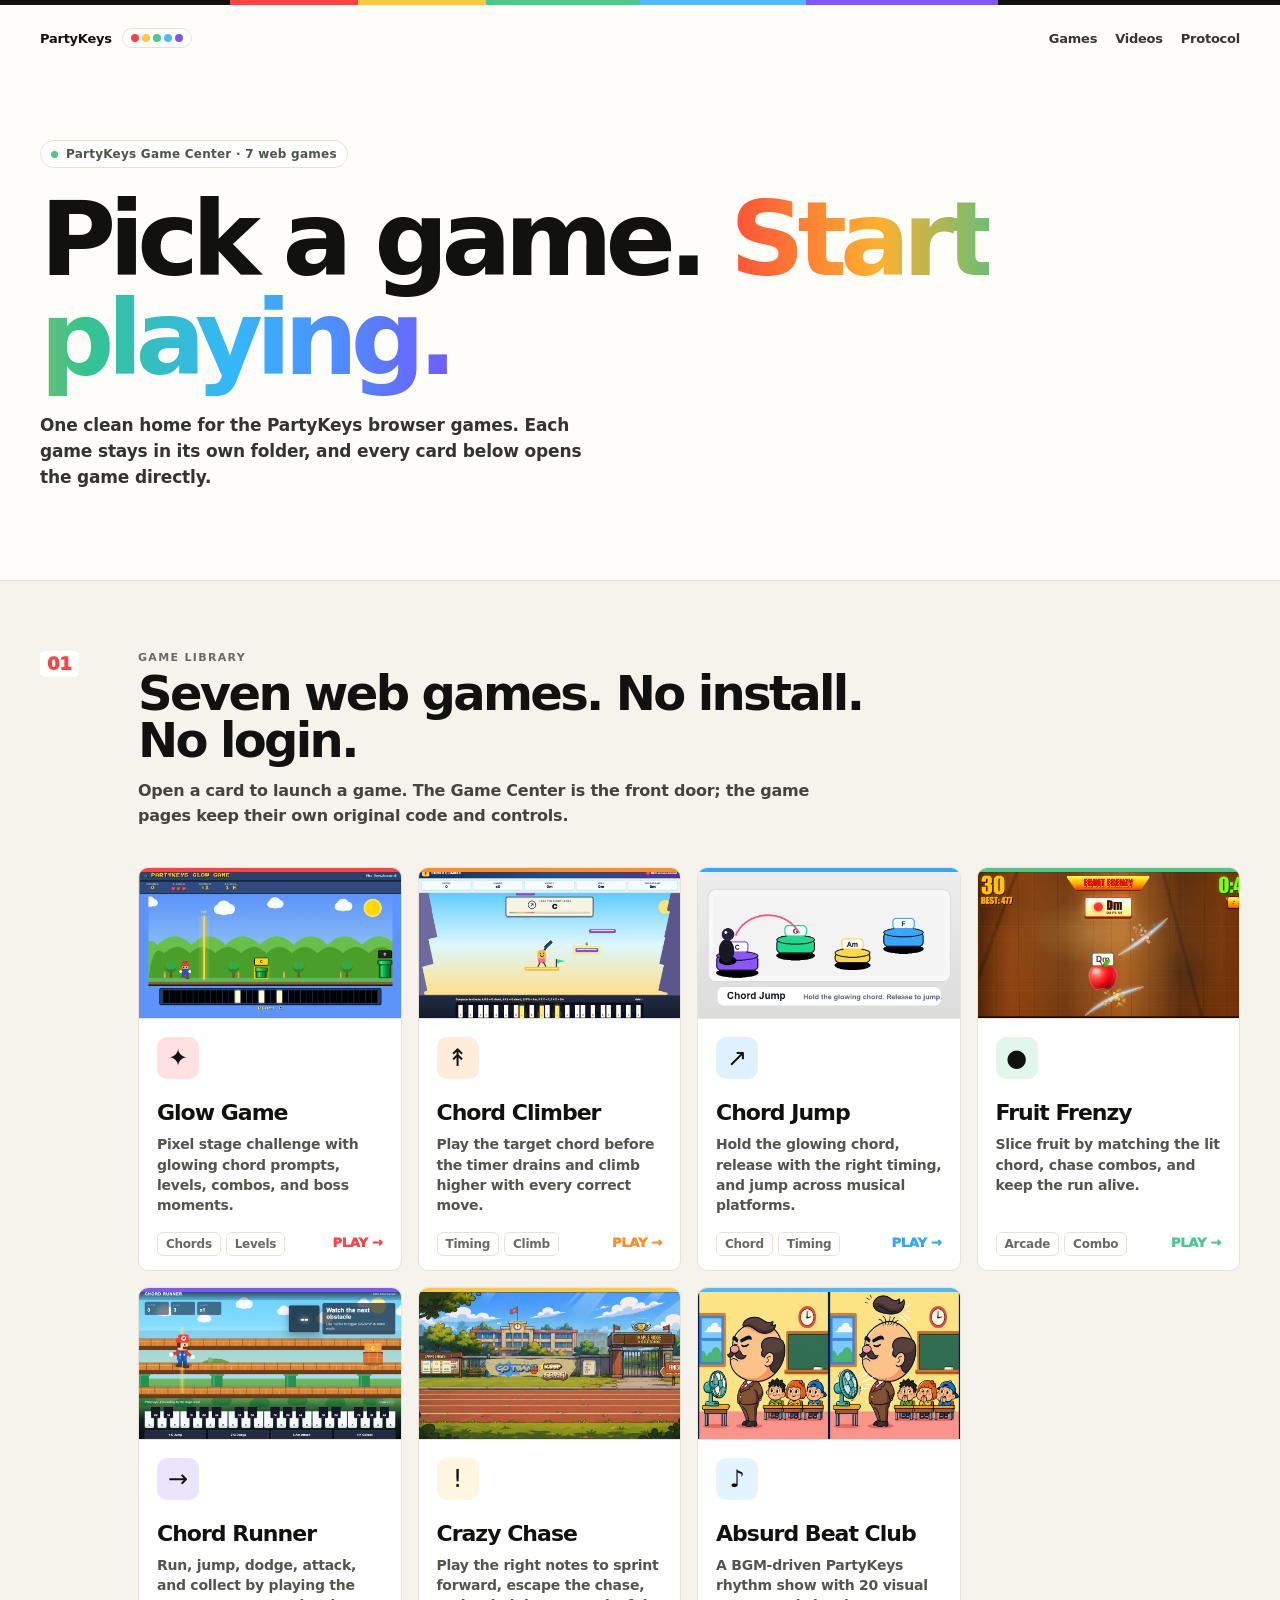
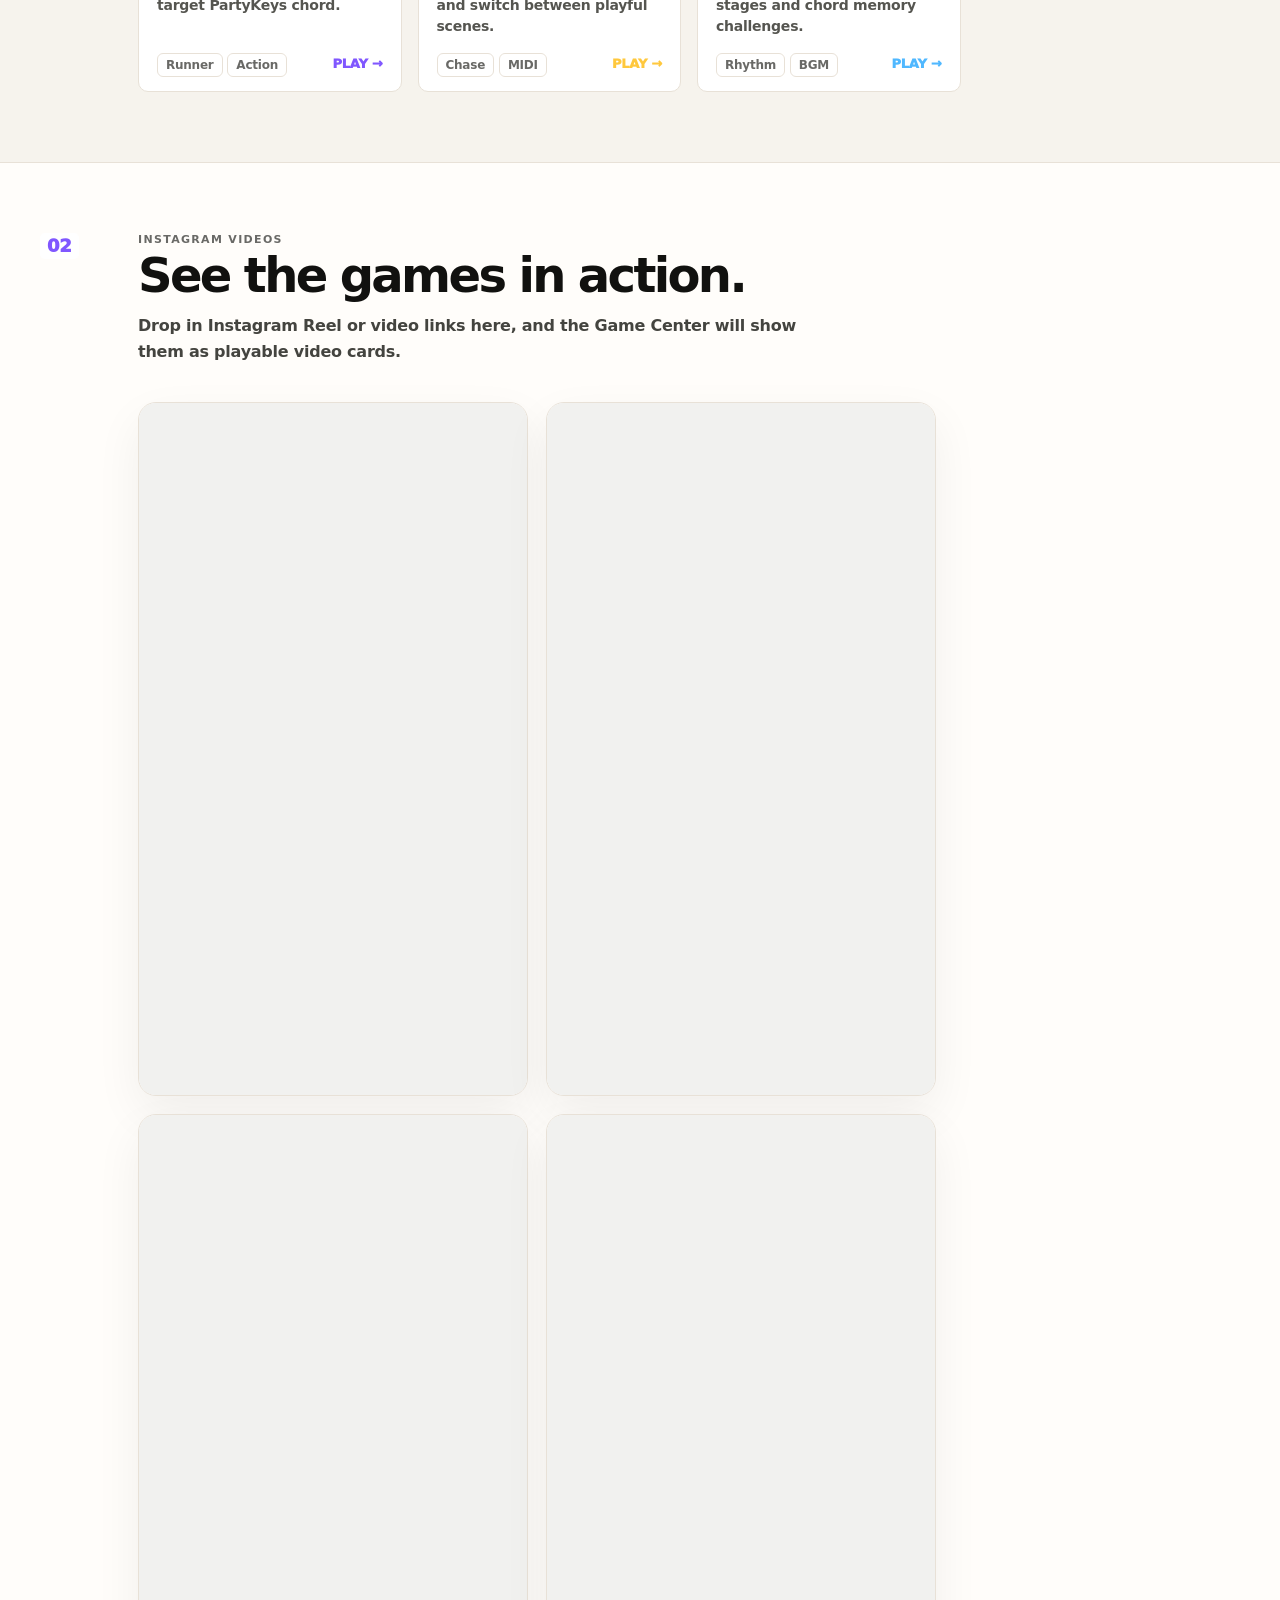
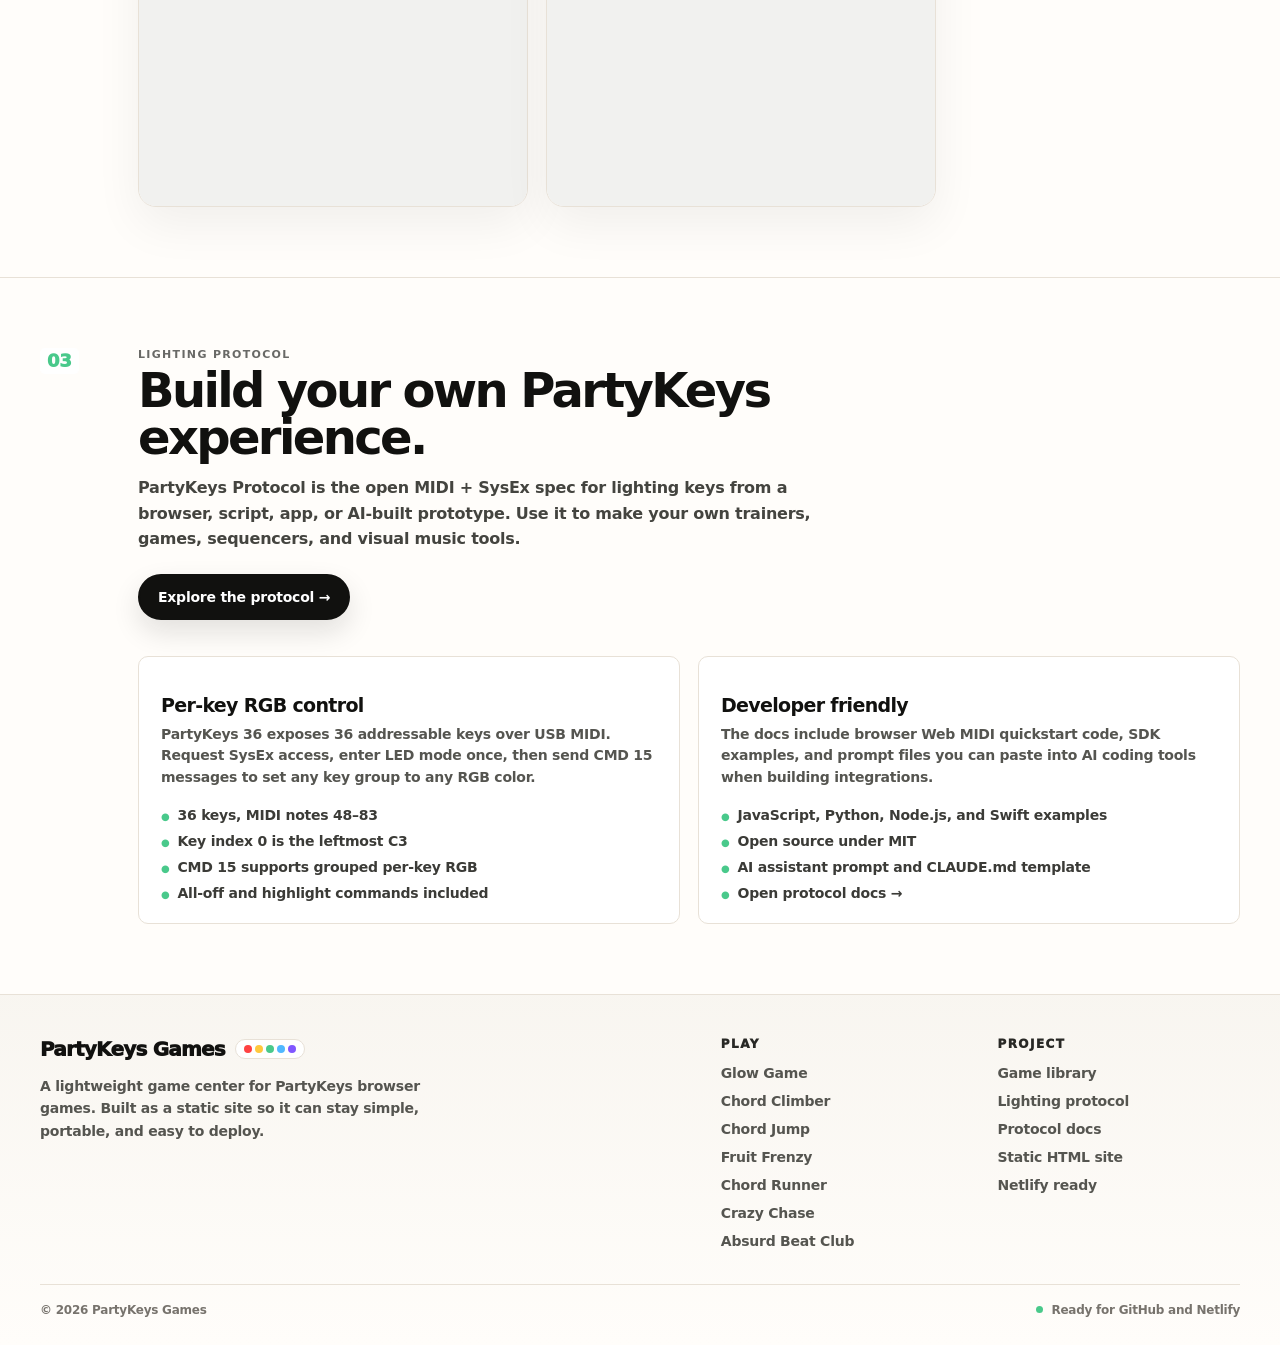
<file: partykeys-games/index.html>
<!doctype html>
<html lang="en">
  <head>
    <meta charset="UTF-8" />
    <meta name="viewport" content="width=device-width, initial-scale=1.0" />
    <title>PartyKeys Games</title>
    <style>
      :root {
        --ink: #11110f;
        --muted: #696966;
        --paper: #fffdfa;
        --soft: #f6f3ed;
        --line: #e8e1d7;
        --red: #ff4242;
        --yellow: #ffc83d;
        --green: #49c98b;
        --blue: #50b8ff;
        --violet: #8057ff;
        --orange: #ff8c24;
      }

      * {
        box-sizing: border-box;
      }

      html {
        scroll-behavior: smooth;
      }

      body {
        margin: 0;
        color: var(--ink);
        background: var(--paper);
        font-family: Inter, ui-sans-serif, system-ui, -apple-system, BlinkMacSystemFont, "Segoe UI", sans-serif;
        letter-spacing: -0.015em;
      }

      body::before {
        content: "";
        position: fixed;
        inset: 0 0 auto;
        z-index: 5;
        height: 5px;
        background: linear-gradient(90deg, #111 0 18%, var(--red) 18% 28%, var(--yellow) 28% 38%, var(--green) 38% 50%, var(--blue) 50% 63%, var(--violet) 63% 78%, #111 78% 100%);
      }

      a {
        color: inherit;
        text-decoration: none;
      }

      .wrap {
        width: min(1440px, calc(100% - 80px));
        margin: 0 auto;
      }

      .topbar {
        display: flex;
        align-items: center;
        justify-content: space-between;
        gap: 20px;
        padding: 28px 0 22px;
        font-size: 13px;
      }

      .brand {
        display: flex;
        align-items: center;
        gap: 10px;
        font-weight: 850;
      }

      .brand-mark {
        display: inline-flex;
        align-items: center;
        gap: 3px;
        padding: 5px 8px;
        border: 1px solid var(--line);
        border-radius: 999px;
        background: #fff;
      }

      .brand-dot {
        width: 8px;
        height: 8px;
        border-radius: 999px;
      }

      .nav {
        display: flex;
        align-items: center;
        gap: 18px;
        color: #363633;
        font-weight: 700;
      }

      .hero {
        padding: 70px 0 72px;
      }

      .eyebrow {
        display: inline-flex;
        align-items: center;
        gap: 8px;
        padding: 6px 10px;
        border: 1px solid var(--line);
        border-radius: 999px;
        background: #fff;
        color: #4c554a;
        font-size: 12px;
        font-weight: 850;
        letter-spacing: 0.02em;
      }

      .eyebrow::before {
        content: "";
        width: 7px;
        height: 7px;
        border-radius: 999px;
        background: var(--green);
      }

      h1 {
        margin: 22px 0 0;
        max-width: none;
        font-size: clamp(54px, 9vw, 104px);
        line-height: 0.95;
        letter-spacing: -0.07em;
      }

      .gradient-line {
        display: inline;
        background: linear-gradient(90deg, #ff5038 0%, #ffb02e 22%, #34c48c 45%, #35b7ff 68%, #6f5cff 100%);
        -webkit-background-clip: text;
        background-clip: text;
        color: transparent;
      }

      .hero-copy {
        width: min(560px, 100%);
        margin-top: 24px;
        color: #33332f;
        font-size: 17px;
        line-height: 1.55;
        font-weight: 600;
        letter-spacing: -0.01em;
      }

      .section {
        border-top: 1px solid var(--line);
        background: var(--section-bg, var(--paper));
      }

      .section-inner {
        display: grid;
        grid-template-columns: 74px 1fr;
        gap: 24px;
        padding: 70px 0;
      }

      .num {
        align-self: start;
        justify-self: start;
        padding: 4px 7px;
        border-radius: 5px;
        background: #fff;
        color: var(--num-color, var(--red));
        font-size: 18px;
        font-weight: 950;
        line-height: 1;
      }

      .section-kicker {
        color: var(--muted);
        font-size: 11px;
        font-weight: 900;
        letter-spacing: 0.12em;
        text-transform: uppercase;
      }

      h2 {
        margin: 6px 0 0;
        max-width: 760px;
        font-size: clamp(30px, 5vw, 48px);
        line-height: 0.98;
        letter-spacing: -0.055em;
      }

      .lead {
        max-width: 700px;
        margin: 14px 0 0;
        color: #44443f;
        font-size: 16px;
        line-height: 1.6;
        font-weight: 600;
      }

      .game-card,
      .note-card {
        border: 1px solid var(--line);
        border-radius: 10px;
        background: #fff;
      }

      .note-card h3 {
        margin: 16px 0 8px;
        font-size: 19px;
        line-height: 1.1;
        letter-spacing: -0.035em;
      }

      .note-card p {
        margin: 0;
        color: #555550;
        font-size: 14px;
        line-height: 1.55;
        font-weight: 600;
      }

      .game-grid {
        display: grid;
        grid-template-columns: repeat(auto-fit, minmax(240px, 1fr));
        gap: 16px;
        margin-top: 38px;
      }

      .game-card {
        position: relative;
        min-height: 355px;
        display: flex;
        flex-direction: column;
        overflow: hidden;
      }

      .game-card::before {
        content: "";
        height: 4px;
        background: var(--accent);
      }

      .game-thumb {
        position: relative;
        aspect-ratio: 16 / 9;
        overflow: hidden;
        border-bottom: 1px solid var(--line);
        background: color-mix(in srgb, var(--accent) 10%, #fff);
      }

      .thumb-fallback {
        position: absolute;
        inset: 0;
        display: grid;
        place-items: center;
        padding: 18px;
        color: color-mix(in srgb, var(--accent) 72%, #111);
        font-size: 20px;
        font-weight: 900;
        text-align: center;
        background:
          radial-gradient(circle at 22% 18%, color-mix(in srgb, var(--accent) 18%, transparent), transparent 34%),
          linear-gradient(135deg, color-mix(in srgb, var(--accent) 14%, #fff), #fff);
      }

      .game-thumb img {
        position: relative;
        z-index: 1;
        display: block;
        width: 100%;
        height: 100%;
        object-fit: cover;
        transition: transform 180ms ease;
      }

      .game-card:hover .game-thumb img {
        transform: scale(1.035);
      }

      .game-body {
        display: flex;
        flex: 1;
        flex-direction: column;
        padding: 18px;
      }

      .game-icon {
        width: 42px;
        height: 42px;
        display: grid;
        place-items: center;
        margin-bottom: 22px;
        border-radius: 10px;
        background: color-mix(in srgb, var(--accent) 16%, white);
        font-size: 24px;
      }

      .game-card h3 {
        margin: 0;
        font-size: 22px;
        line-height: 1.06;
        letter-spacing: -0.045em;
      }

      .game-card p {
        margin: 10px 0 18px;
        color: #555550;
        font-size: 14px;
        line-height: 1.45;
        font-weight: 600;
      }

      .game-footer {
        display: flex;
        align-items: center;
        justify-content: space-between;
        gap: 10px;
        margin-top: auto;
      }

      .tag {
        padding: 4px 8px;
        border: 1px solid var(--line);
        border-radius: 6px;
        color: #696966;
        font-size: 12px;
        font-weight: 800;
      }

      .play {
        color: var(--accent);
        font-size: 13px;
        font-weight: 950;
        text-transform: uppercase;
      }

      .video-section-head {
        display: grid;
        gap: 18px;
      }

      .video-section-head h2 {
        max-width: 980px;
      }

      .video-grid {
        display: grid;
        grid-template-columns: repeat(2, minmax(260px, 390px));
        gap: 18px;
        justify-content: start;
        margin-top: 38px;
      }

      .video-card {
        aspect-ratio: 9 / 16;
        overflow: hidden;
        border: 1px solid var(--line);
        border-radius: 18px;
        background: #fff;
        box-shadow: 0 18px 48px rgba(17, 17, 15, 0.06);
      }

      .video-card iframe,
      .video-card video {
        display: block;
        width: 100%;
        height: 100%;
        border: 0;
        background: #f1f1ef;
      }

      .video-card video {
        object-fit: cover;
      }

      .video-empty {
        margin-top: 38px;
        padding: 34px;
        border: 1px dashed #d6ccbd;
        border-radius: 18px;
        background:
          radial-gradient(circle at 18% 20%, rgba(128, 87, 255, 0.08), transparent 28%),
          radial-gradient(circle at 78% 30%, rgba(80, 184, 255, 0.12), transparent 26%),
          #fff;
      }

      .video-empty strong {
        display: block;
        font-size: 22px;
        letter-spacing: -0.04em;
      }

      .video-empty p {
        max-width: 620px;
        margin: 10px 0 0;
        color: #555550;
        font-size: 15px;
        line-height: 1.55;
        font-weight: 600;
      }

      .cta-row {
        display: flex;
        flex-wrap: wrap;
        gap: 12px;
        margin-top: 22px;
      }

      .cta-button {
        display: inline-flex;
        align-items: center;
        justify-content: center;
        min-height: 46px;
        padding: 0 18px;
        border: 2px solid var(--ink);
        border-radius: 999px;
        background: var(--ink);
        color: #fff;
        font-size: 14px;
        font-weight: 900;
        box-shadow: 0 12px 28px rgba(17, 17, 15, 0.12);
      }

      .cta-button:hover {
        transform: translateY(-1px);
      }

      .connect-grid {
        display: grid;
        grid-template-columns: repeat(2, minmax(0, 1fr));
        gap: 18px;
        margin-top: 36px;
      }

      .note-card {
        padding: 22px;
      }

      .check-list {
        display: grid;
        gap: 10px;
        margin: 18px 0 0;
        padding: 0;
        list-style: none;
        color: #3b3b37;
        font-size: 14px;
        font-weight: 650;
      }

      .check-list li::before {
        content: "●";
        margin-right: 8px;
        color: var(--green);
        font-size: 10px;
      }

      .footer {
        border-top: 1px solid var(--line);
        background:
          linear-gradient(180deg, rgba(246, 243, 237, 0.75), #fffdfa),
          var(--paper);
      }

      .footer-inner {
        display: grid;
        grid-template-columns: minmax(0, 1.2fr) repeat(2, minmax(150px, 0.45fr));
        gap: 34px;
        padding: 42px 0 34px;
      }

      .footer-brand {
        display: grid;
        gap: 14px;
        align-content: start;
      }

      .footer-title {
        display: flex;
        align-items: center;
        gap: 10px;
        font-size: 20px;
        font-weight: 950;
        letter-spacing: -0.04em;
      }

      .footer-copy {
        max-width: 420px;
        margin: 0;
        color: #555550;
        font-size: 14px;
        line-height: 1.6;
        font-weight: 600;
      }

      .footer-col h3 {
        margin: 0 0 12px;
        color: #282825;
        font-size: 12px;
        font-weight: 950;
        letter-spacing: 0.12em;
        text-transform: uppercase;
      }

      .footer-links {
        display: grid;
        gap: 9px;
        margin: 0;
        padding: 0;
        list-style: none;
      }

      .footer-links a,
      .footer-links span {
        color: #555550;
        font-size: 14px;
        font-weight: 700;
      }

      .footer-links a:hover {
        color: var(--ink);
      }

      .footer-bottom {
        display: flex;
        align-items: center;
        justify-content: space-between;
        gap: 18px;
        padding: 18px 0 28px;
        border-top: 1px solid var(--line);
        color: #77736d;
        font-size: 12px;
        font-weight: 750;
      }

      .footer-status {
        display: inline-flex;
        align-items: center;
        gap: 8px;
      }

      .footer-status::before {
        content: "";
        width: 7px;
        height: 7px;
        border-radius: 999px;
        background: var(--green);
      }

      @media (max-width: 900px) {
        .game-grid {
          grid-template-columns: repeat(2, minmax(0, 1fr));
        }

        .video-grid {
          grid-template-columns: repeat(2, minmax(220px, 1fr));
        }

        .connect-grid,
        .footer-inner {
          grid-template-columns: 1fr;
        }
      }

      @media (max-width: 640px) {
        .wrap {
          width: min(100% - 28px, 980px);
        }

        .topbar {
          align-items: flex-start;
          flex-direction: column;
          gap: 12px;
        }

        .nav {
          width: 100%;
          justify-content: space-between;
          gap: 10px;
          font-size: 12px;
        }

        .hero {
          padding: 48px 0 50px;
        }

        .section-inner {
          grid-template-columns: 1fr;
          gap: 16px;
          padding: 52px 0;
        }

        .game-grid {
          grid-template-columns: 1fr;
        }

        .video-section-head {
          align-items: flex-start;
          flex-direction: column;
        }

        .video-grid {
          grid-template-columns: minmax(0, 1fr);
          justify-content: stretch;
        }

        .video-card {
          width: min(100%, 390px);
        }

        .game-card {
          min-height: 0;
        }

        .footer-bottom {
          align-items: flex-start;
          flex-direction: column;
        }
      }
    </style>
  </head>
  <body>
    <header class="wrap topbar">
      <a class="brand" href="./" aria-label="PartyKeys Games home">
        <span>PartyKeys</span>
        <span class="brand-mark" aria-hidden="true">
          <span class="brand-dot" style="background: var(--red)"></span>
          <span class="brand-dot" style="background: var(--yellow)"></span>
          <span class="brand-dot" style="background: var(--green)"></span>
          <span class="brand-dot" style="background: var(--blue)"></span>
          <span class="brand-dot" style="background: var(--violet)"></span>
        </span>
      </a>
      <nav class="nav" aria-label="Main navigation">
        <a href="#games">Games</a>
        <a href="#videos">Videos</a>
        <a href="#protocol">Protocol</a>
      </nav>
    </header>

    <main>
      <section class="wrap hero">
        <div class="eyebrow">PartyKeys Game Center · 7 web games</div>
        <h1>
          Pick a game.
          <span class="gradient-line">Start playing.</span>
        </h1>
        <p class="hero-copy">
          One clean home for the PartyKeys browser games. Each game stays in its own folder, and every card below opens the game directly.
        </p>
      </section>

      <section class="section" id="games" style="--section-bg: var(--soft); --num-color: var(--red)">
        <div class="wrap section-inner">
          <div class="num">01</div>
          <div>
            <div class="section-kicker">Game library</div>
            <h2>Seven web games. No install. No login.</h2>
            <p class="lead">Open a card to launch a game. The Game Center is the front door; the game pages keep their own original code and controls.</p>
            <div class="game-grid" id="gameGrid" aria-label="PartyKeys games"></div>
          </div>
        </div>
      </section>

      <section class="section" id="videos" style="--num-color: var(--violet)">
        <div class="wrap section-inner">
          <div class="num">02</div>
          <div>
            <div class="video-section-head">
              <div>
                <div class="section-kicker">Instagram videos</div>
                <h2>See the games in action.</h2>
                <p class="lead">Drop in Instagram Reel or video links here, and the Game Center will show them as playable video cards.</p>
              </div>
            </div>
            <div class="video-grid" id="videoGrid" aria-label="PartyKeys Instagram videos"></div>
          </div>
        </div>
      </section>

      <section class="section" id="protocol" style="--num-color: var(--green)">
        <div class="wrap section-inner">
          <div class="num">03</div>
          <div>
            <div class="section-kicker">Lighting protocol</div>
            <h2>Build your own PartyKeys experience.</h2>
            <p class="lead">PartyKeys Protocol is the open MIDI + SysEx spec for lighting keys from a browser, script, app, or AI-built prototype. Use it to make your own trainers, games, sequencers, and visual music tools.</p>
            <div class="cta-row">
              <a class="cta-button" href="https://protocol.partykeys.org/" target="_blank" rel="noopener">Explore the protocol →</a>
            </div>
            <div class="connect-grid">
              <article class="note-card">
                <h3>Per-key RGB control</h3>
                <p>PartyKeys 36 exposes 36 addressable keys over USB MIDI. Request SysEx access, enter LED mode once, then send CMD 15 messages to set any key group to any RGB color.</p>
                <ul class="check-list">
                  <li>36 keys, MIDI notes 48–83</li>
                  <li>Key index 0 is the leftmost C3</li>
                  <li>CMD 15 supports grouped per-key RGB</li>
                  <li>All-off and highlight commands included</li>
                </ul>
              </article>
              <article class="note-card">
                <h3>Developer friendly</h3>
                <p>The docs include browser Web MIDI quickstart code, SDK examples, and prompt files you can paste into AI coding tools when building integrations.</p>
                <ul class="check-list">
                  <li>JavaScript, Python, Node.js, and Swift examples</li>
                  <li>Open source under MIT</li>
                  <li>AI assistant prompt and CLAUDE.md template</li>
                  <li><a href="https://protocol.partykeys.org/" target="_blank" rel="noopener">Open protocol docs →</a></li>
                </ul>
              </article>
            </div>
          </div>
        </div>
      </section>
    </main>

    <footer class="footer">
      <div class="wrap footer-inner">
        <div class="footer-brand">
          <div class="footer-title">
            <span>PartyKeys Games</span>
            <span class="brand-mark" aria-hidden="true">
              <span class="brand-dot" style="background: var(--red)"></span>
              <span class="brand-dot" style="background: var(--yellow)"></span>
              <span class="brand-dot" style="background: var(--green)"></span>
              <span class="brand-dot" style="background: var(--blue)"></span>
              <span class="brand-dot" style="background: var(--violet)"></span>
            </span>
          </div>
          <p class="footer-copy">A lightweight game center for PartyKeys browser games. Built as a static site so it can stay simple, portable, and easy to deploy.</p>
        </div>

        <div class="footer-col">
          <h3>Play</h3>
          <ul class="footer-links">
            <li><a href="./games/glow-game/">Glow Game</a></li>
            <li><a href="./games/chord-climber/">Chord Climber</a></li>
            <li><a href="./games/chord-jump/">Chord Jump</a></li>
            <li><a href="./games/fruit-frenzy/">Fruit Frenzy</a></li>
            <li><a href="./games/chord-runner/">Chord Runner</a></li>
            <li><a href="./games/crazy-chase/">Crazy Chase</a></li>
            <li><a href="./games/absurd-beat-club/">Absurd Beat Club</a></li>
          </ul>
        </div>

        <div class="footer-col">
          <h3>Project</h3>
          <ul class="footer-links">
            <li><a href="#games">Game library</a></li>
            <li><a href="#protocol">Lighting protocol</a></li>
            <li><a href="https://protocol.partykeys.org/" target="_blank" rel="noopener">Protocol docs</a></li>
            <li><span>Static HTML site</span></li>
            <li><span>Netlify ready</span></li>
          </ul>
        </div>
      </div>
      <div class="wrap footer-bottom">
        <span>© 2026 PartyKeys Games</span>
        <span class="footer-status">Ready for GitHub and Netlify</span>
      </div>
    </footer>

    <script>
      const games = [
        {
          title: "Glow Game",
          description: "Pixel stage challenge with glowing chord prompts, levels, combos, and boss moments.",
          url: "./games/glow-game/",
          thumb: "./assets/thumbs/glow-game.png",
          icon: "✦",
          accent: "#ff4242",
          tags: ["Chords", "Levels"]
        },
        {
          title: "Chord Climber",
          description: "Play the target chord before the timer drains and climb higher with every correct move.",
          url: "./games/chord-climber/",
          thumb: "./assets/thumbs/chord-climber.png",
          icon: "↟",
          accent: "#ff8c24",
          tags: ["Timing", "Climb"]
        },
        {
          title: "Chord Jump",
          description: "Hold the glowing chord, release with the right timing, and jump across musical platforms.",
          url: "./games/chord-jump/",
          thumb: "./assets/thumbs/chord-jump.png",
          icon: "↗",
          accent: "#35a7ff",
          tags: ["Chord", "Timing"]
        },
        {
          title: "Fruit Frenzy",
          description: "Slice fruit by matching the lit chord, chase combos, and keep the run alive.",
          url: "./games/fruit-frenzy/",
          thumb: "./assets/thumbs/fruit-frenzy.png",
          icon: "●",
          accent: "#49c98b",
          tags: ["Arcade", "Combo"]
        },
        {
          title: "Chord Runner",
          description: "Run, jump, dodge, attack, and collect by playing the target PartyKeys chord.",
          url: "./games/chord-runner/",
          thumb: "./assets/thumbs/chord-runner.png",
          icon: "→",
          accent: "#8057ff",
          tags: ["Runner", "Action"]
        },
        {
          title: "Crazy Chase",
          description: "Play the right notes to sprint forward, escape the chase, and switch between playful scenes.",
          url: "./games/crazy-chase/",
          thumb: "./assets/thumbs/crazy-chase.png",
          icon: "!",
          accent: "#ffc83d",
          tags: ["Chase", "MIDI"]
        },
        {
          title: "Absurd Beat Club",
          description: "A BGM-driven PartyKeys rhythm show with 20 visual stages and chord memory challenges.",
          url: "./games/absurd-beat-club/",
          thumb: "./assets/thumbs/absurd-beat-club.jpg",
          icon: "♪",
          accent: "#50b8ff",
          tags: ["Rhythm", "BGM"]
        }
      ];

      const gameGrid = document.getElementById("gameGrid");
      const videoGrid = document.getElementById("videoGrid");

      const videos = [
        { title: "PartyKeys Instagram Reel 01", url: "https://www.instagram.com/reel/DZfoWzqlTkw/" },
        { title: "PartyKeys Instagram Reel 02", url: "https://www.instagram.com/reel/DZp0yU3AUCl/" },
        { title: "PartyKeys Instagram Reel 03", url: "https://www.instagram.com/reel/DZX6WTQjSQ5/" },
        { title: "PartyKeys Instagram Reel 04", url: "https://www.instagram.com/reel/DZdC-zdiC5W/" },
      ];

      gameGrid.innerHTML = games.map((game) => `
        <a class="game-card" href="${game.url}" style="--accent:${game.accent}" aria-label="Play ${game.title}">
          <div class="game-thumb">
            <div class="thumb-fallback" aria-hidden="true">${game.title}</div>
            <img src="${game.thumb}" alt="${game.title} preview" loading="lazy" decoding="async" onerror="this.remove()">
          </div>
          <div class="game-body">
            <div class="game-icon" aria-hidden="true">${game.icon}</div>
            <h3>${game.title}</h3>
            <p>${game.description}</p>
            <div class="game-footer">
              <span>${game.tags.map((tag) => `<span class="tag">${tag}</span>`).join(" ")}</span>
              <span class="play">Play →</span>
            </div>
          </div>
        </a>
      `).join("");

      function renderVideo(video) {
        const isDirectVideo = video.type === "video" || /\.(mp4|webm|ogg)(\?.*)?$/i.test(video.url);

        if (isDirectVideo) {
          return `
            <article class="video-card">
              <video src="${video.url}" controls playsinline preload="metadata" aria-label="${video.title || "PartyKeys video"}"></video>
            </article>
          `;
        }

        return `
          <article class="video-card">
            <iframe
              src="${video.url.replace(/\/$/, "")}/embed"
              title="${video.title || "PartyKeys Instagram video"}"
              loading="lazy"
              allowfullscreen>
            </iframe>
          </article>
        `;
      }

      videoGrid.innerHTML = videos.length
        ? videos.map(renderVideo).join("")
        : `
          <div class="video-empty">
            <strong>Instagram video links are ready to add.</strong>
            <p>Send the Reel or post URLs, and they will appear here as playable cards with the same clean layout as the rest of the Game Center.</p>
          </div>
        `;

    </script>
  </body>
</html>
</file>
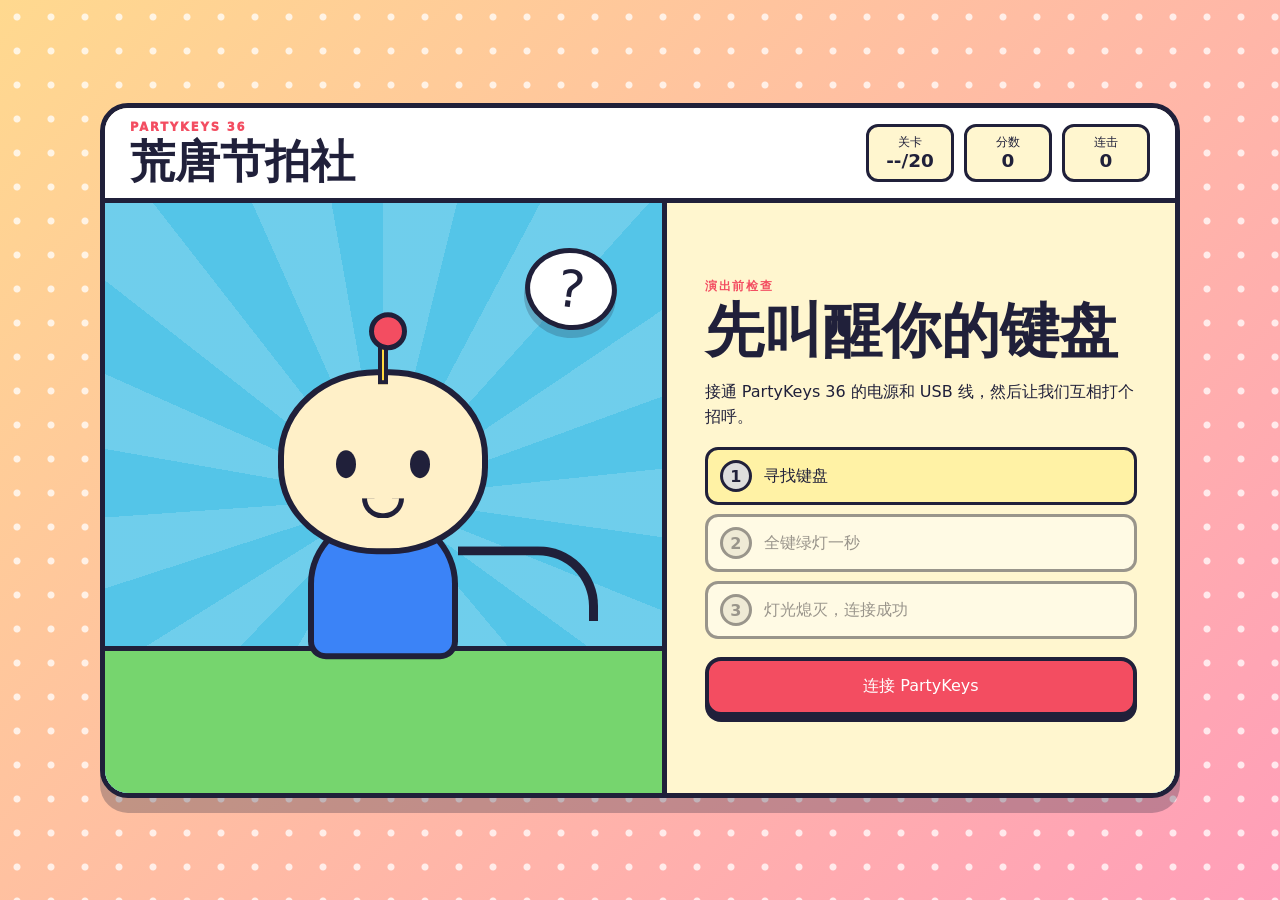
<file: partykeys-games/games/absurd-beat-club/index.html>
<!doctype html>
<html lang="zh-CN">
<head>
  <meta charset="UTF-8" />
  <meta name="viewport" content="width=device-width, initial-scale=1" />
  <title>荒唐节拍社</title>
  <link rel="stylesheet" href="./styles.css" />
</head>
<body>
  <main class="game">
    <header class="masthead">
      <div>
        <p class="kicker">PARTYKEYS 36</p>
        <h1>荒唐节拍社</h1>
      </div>
      <div class="hud">
        <span>关卡 <b id="levelNumber">--/20</b></span>
        <span>分数 <b id="score">0</b></span>
        <span>连击 <b id="combo">0</b></span>
      </div>
    </header>

    <section id="connectScreen" class="screen connect-screen">
      <div class="connect-art" aria-hidden="true">
        <div class="mascot">
          <i class="antenna"></i>
          <div class="mascot-face"><i></i><i></i><b></b></div>
          <div class="mascot-body"></div>
          <div class="cable"></div>
        </div>
        <div class="plug-bubble">?</div>
      </div>
      <div class="connect-copy">
        <p class="step-label">演出前检查</p>
        <h2>先叫醒你的键盘</h2>
        <p id="connectMessage">接通 PartyKeys 36 的电源和 USB 线，然后让我们互相打个招呼。</p>
        <div class="checklist">
          <div id="deviceStep" class="check-row active"><b>1</b><span>寻找键盘</span></div>
          <div id="lightStep" class="check-row"><b>2</b><span>全键绿灯一秒</span></div>
          <div id="successStep" class="check-row"><b>3</b><span>灯光熄灭，连接成功</span></div>
        </div>
        <button id="connectButton" class="big-button">连接 PartyKeys</button>
      </div>
    </section>

    <section id="readyScreen" class="screen ready-screen hidden">
      <div class="success-burst">
        <div class="success-face">✓</div>
      </div>
      <p class="step-label">连接成功</p>
      <h2>键盘醒啦！</h2>
      <p>绿灯测试完成，所有灯光已经熄灭。音乐开始后，每关先记住亮起的和弦。</p>
      <p id="startStatus" class="start-status">准备好了就开始。</p>
      <button id="gameStartButton" class="big-button green">开始游戏</button>
    </section>

    <section id="gameScreen" class="screen play-screen hidden">
      <div id="levelIntro" class="level-intro">
        <div class="intro-stamp">下一关</div>
        <h2 id="levelTitle">校长的假发危机</h2>
        <p>记住这个和弦</p>
        <strong id="chordName" class="chord-name">C</strong>
        <div id="countdown" class="countdown">准备</div>
      </div>

      <div id="sceneViewport" class="scene-viewport hidden">
        <div id="sceneImage" class="scene-image"></div>
        <div id="beatPip" class="beat-pip">1</div>
        <div id="judgement" class="judgement"></div>
      </div>

      <div class="keyboard-wrap">
        <div class="keyboard-label">
          <span id="phaseLabel">四拍记忆时间</span>
          <b id="targetChord">C</b>
        </div>
        <div id="keyboard" class="keyboard" aria-label="PartyKeys 36 灯光预览"></div>
      </div>
    </section>

    <section id="resultScreen" class="screen result-screen hidden">
      <p class="step-label">20关演出结束</p>
      <h2 id="resultTitle">荒唐得很有节奏！</h2>
      <div id="finalScore" class="final-score">0</div>
      <p id="resultComment"></p>
      <div id="resultStats" class="result-stats"></div>
      <button id="retryButton" class="big-button">再演一次</button>
    </section>
  </main>
  <audio id="bgmAudio" src="./assets/audio/pinball-panda-parade.mp3" preload="auto"></audio>
  <script src="./game.js"></script>
</body>
</html>
</file>
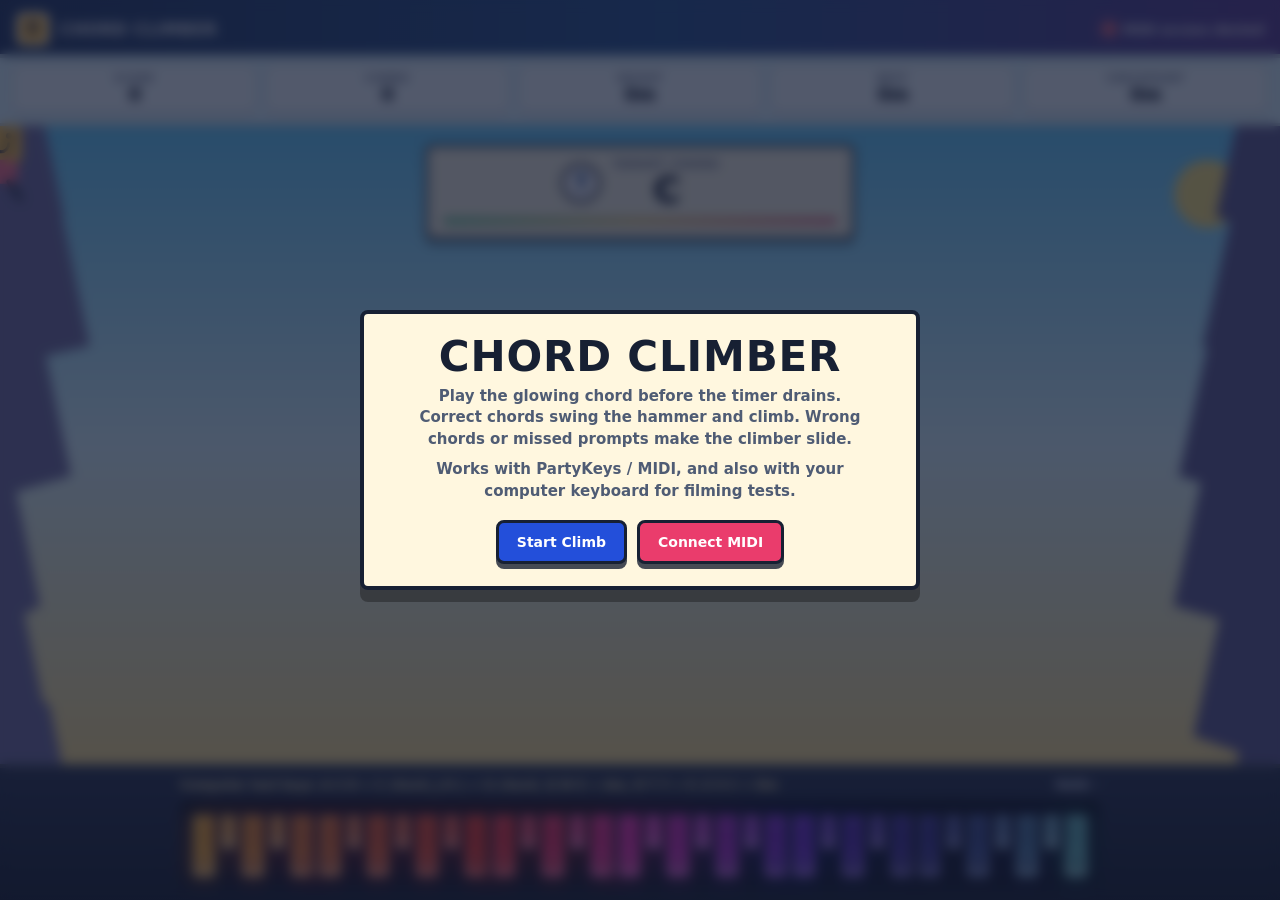
<file: partykeys-games/games/chord-climber/index.html>
<!DOCTYPE html>
<html lang="en">
<head>
  <meta charset="UTF-8">
  <meta name="viewport" content="width=device-width, initial-scale=1.0">
  <title>Chord Climber</title>
  <style>
    *{box-sizing:border-box}
    :root{
      --ink:#172033;
      --paper:#fff7df;
      --mint:#18d48f;
      --hot:#ff3d6e;
      --sun:#ffd65c;
      --blue:#3a8bff;
      --violet:#9257ff;
    }
    body{
      margin:0;
      min-height:100vh;
      overflow:hidden;
      color:var(--ink);
      font-family:Inter,ui-sans-serif,system-ui,-apple-system,BlinkMacSystemFont,"Segoe UI",sans-serif;
      background:#7bd8ff;
      user-select:none;
    }
    .app{
      height:100vh;
      display:grid;
      grid-template-rows:auto auto 1fr auto;
      background:linear-gradient(#75d9ff 0%,#d6f7ff 54%,#f9e38e 100%);
    }
    header{
      position:relative;
      z-index:3;
      display:flex;
      align-items:center;
      justify-content:space-between;
      gap:14px;
      padding:12px 16px 8px;
      color:#fff;
      background:linear-gradient(90deg,#1d315c,#214f8e 52%,#56368d);
      box-shadow:0 4px 0 rgba(23,32,51,.2);
    }
    .brand{
      display:flex;
      align-items:center;
      gap:10px;
      min-width:0;
      font-weight:900;
      letter-spacing:.04em;
      text-transform:uppercase;
      text-shadow:0 2px 0 rgba(0,0,0,.18);
    }
    .badge-logo{
      width:34px;
      height:34px;
      display:grid;
      place-items:center;
      flex:0 0 auto;
      border:3px solid rgba(255,255,255,.86);
      border-radius:8px;
      background:#ffbf3e;
      box-shadow:0 4px 0 rgba(0,0,0,.22);
      color:#1b2450;
      font-size:22px;
      line-height:1;
    }
    .midi-status{
      display:flex;
      align-items:center;
      gap:8px;
      min-width:168px;
      justify-content:flex-end;
      font-size:13px;
      font-weight:800;
    }
    .dot{
      width:12px;
      height:12px;
      border-radius:999px;
      background:#ff5b68;
      box-shadow:0 0 0 3px rgba(255,255,255,.22),0 0 16px rgba(255,61,110,.75);
    }
    .dot.on{
      background:#29ff9a;
      box-shadow:0 0 0 3px rgba(255,255,255,.22),0 0 18px rgba(41,255,154,.9);
    }
    .hud{
      position:relative;
      z-index:2;
      display:grid;
      grid-template-columns:repeat(5,1fr);
      gap:8px;
      padding:10px 12px;
      background:rgba(255,255,255,.72);
      backdrop-filter:blur(10px);
      border-bottom:3px solid rgba(23,32,51,.16);
    }
    .hud-item{
      min-width:0;
      padding:7px 8px;
      border:2px solid rgba(23,32,51,.12);
      border-radius:8px;
      background:rgba(255,255,255,.65);
      box-shadow:0 3px 0 rgba(23,32,51,.1);
      text-align:center;
    }
    .hud-label{
      display:block;
      font-size:10px;
      font-weight:900;
      color:#59647e;
      text-transform:uppercase;
      letter-spacing:.06em;
    }
    .hud-value{
      display:block;
      margin-top:2px;
      font-size:18px;
      font-weight:950;
      color:#172033;
      line-height:1;
      white-space:nowrap;
    }
    .stage-wrap{
      position:relative;
      overflow:hidden;
      min-height:0;
      min-width:0;
    }
    canvas{
      display:block;
      width:100%;
      height:100%;
      max-width:100%;
    }
    .stage-wrap.shake canvas{
      animation:shake .38s linear;
    }
    @keyframes shake{
      0%,100%{transform:translate(0,0)}
      14%{transform:translate(-9px,5px)}
      28%{transform:translate(8px,-4px)}
      42%{transform:translate(-7px,-5px)}
      56%{transform:translate(6px,4px)}
      70%{transform:translate(-4px,3px)}
      84%{transform:translate(3px,-2px)}
    }
    .target-card{
      position:absolute;
      left:50%;
      top:18px;
      z-index:2;
      width:min(430px,calc(100% - 28px));
      transform:translateX(-50%);
      padding:10px 14px 12px;
      border:3px solid var(--ink);
      border-radius:8px;
      background:rgba(255,247,223,.94);
      box-shadow:0 7px 0 rgba(23,32,51,.25);
      text-align:center;
    }
    .target-row{
      display:flex;
      align-items:center;
      justify-content:center;
      gap:12px;
      min-height:52px;
    }
    .direction{
      width:40px;
      height:40px;
      display:grid;
      place-items:center;
      flex:0 0 auto;
      border-radius:999px;
      border:3px solid var(--ink);
      background:#fff;
      font-size:24px;
      font-weight:950;
      color:#214f8e;
    }
    .target-copy{
      min-width:0;
    }
    .target-label{
      font-size:11px;
      font-weight:950;
      color:#69738a;
      text-transform:uppercase;
      letter-spacing:.08em;
    }
    .target-chord{
      margin-top:2px;
      font-size:36px;
      font-weight:1000;
      line-height:1;
      color:#172033;
    }
    .target-chord.good{color:#00a969}
    .target-chord.bad{color:#e52d57}
    .time-bar{
      height:8px;
      margin-top:8px;
      overflow:hidden;
      border:2px solid rgba(23,32,51,.2);
      border-radius:999px;
      background:#f2dfbf;
    }
    .time-fill{
      height:100%;
      width:100%;
      border-radius:999px;
      background:linear-gradient(90deg,#21d28d,#ffd65c,#ff3d6e);
      transform-origin:left center;
    }
    .keyboard-panel{
      position:relative;
      z-index:3;
      padding:10px 12px 14px;
      background:linear-gradient(180deg,#232c46,#111827);
      border-top:4px solid rgba(255,255,255,.2);
    }
    .keyboard-top{
      display:flex;
      justify-content:space-between;
      align-items:center;
      gap:14px;
      margin:0 auto 8px;
      max-width:920px;
      color:#e8eefc;
      font-size:12px;
      font-weight:800;
    }
    .hint{
      min-width:0;
      color:#ffe8a3;
      white-space:nowrap;
      overflow:hidden;
      text-overflow:ellipsis;
    }
    .keys{
      position:relative;
      display:flex;
      width:min(920px,100%);
      height:86px;
      margin:0 auto;
      padding:7px;
      border:3px solid #050814;
      border-radius:8px;
      background:#0b1020;
      box-shadow:0 8px 0 rgba(0,0,0,.3) inset;
    }
    .key{
      position:relative;
      display:flex;
      justify-content:center;
      align-items:flex-end;
      min-width:0;
      margin:0 1px;
      padding-bottom:7px;
      border:2px solid #0b1020;
      border-radius:0 0 5px 5px;
      color:#667085;
      font-size:10px;
      font-weight:900;
      transition:background .07s,box-shadow .07s,transform .07s,color .07s;
    }
    .key.white{
      flex:1 1 0;
      height:100%;
      background:#fffaf0;
      z-index:1;
    }
    .key.black{
      flex:.68 1 0;
      height:58%;
      background:#12182a;
      color:#c3cbe0;
      z-index:2;
    }
    .key.lit{
      color:#13213b;
      box-shadow:0 0 18px currentColor,0 -8px 20px rgba(255,255,255,.5) inset;
      transform:translateY(3px);
    }
    .key.pressed{
      outline:3px solid #28f39a;
      outline-offset:-4px;
    }
    .overlay{
      position:fixed;
      inset:0;
      z-index:8;
      display:flex;
      align-items:center;
      justify-content:center;
      padding:20px;
      background:rgba(20,27,51,.72);
      backdrop-filter:blur(6px);
    }
    .modal{
      width:min(560px,100%);
      padding:22px;
      border:4px solid var(--ink);
      border-radius:8px;
      background:#fff7df;
      color:var(--ink);
      box-shadow:0 12px 0 rgba(0,0,0,.3);
      text-align:center;
    }
    .modal h1{
      margin:0 0 8px;
      font-size:42px;
      line-height:1;
      letter-spacing:.02em;
      text-transform:uppercase;
    }
    .modal p{
      margin:8px auto 0;
      max-width:460px;
      color:#4f5c74;
      font-size:15px;
      line-height:1.45;
      font-weight:700;
    }
    .actions{
      display:flex;
      justify-content:center;
      flex-wrap:wrap;
      gap:10px;
      margin-top:18px;
    }
    button{
      appearance:none;
      border:3px solid var(--ink);
      border-radius:8px;
      padding:12px 18px;
      color:#fff;
      background:#234fda;
      box-shadow:0 5px 0 rgba(23,32,51,.8);
      font:900 14px/1 Inter,ui-sans-serif,system-ui,sans-serif;
      cursor:pointer;
    }
    button.secondary{background:#ea3c6c}
    button:active{transform:translateY(4px);box-shadow:0 1px 0 rgba(23,32,51,.8)}
    .hidden{display:none}
    .toast{
      position:absolute;
      left:50%;
      bottom:18px;
      z-index:2;
      min-width:220px;
      transform:translateX(-50%);
      padding:10px 14px;
      border:3px solid var(--ink);
      border-radius:8px;
      background:#fff;
      box-shadow:0 6px 0 rgba(23,32,51,.22);
      text-align:center;
      font-size:20px;
      font-weight:1000;
      opacity:0;
      transition:opacity .12s,transform .12s;
      pointer-events:none;
    }
    .toast.show{
      opacity:1;
      transform:translateX(-50%) translateY(-8px);
    }
    @media (max-width:720px){
      .app{width:100vw;overflow:hidden}
      header{padding:10px 10px 7px}
      .brand{font-size:14px;min-width:0}
      .brand span:last-child{overflow:hidden;text-overflow:ellipsis;white-space:nowrap}
      .midi-status{min-width:0;font-size:11px;flex-shrink:1}
      #midiText{overflow:hidden;text-overflow:ellipsis;white-space:nowrap}
      .hud{grid-template-columns:repeat(3,minmax(0,1fr));gap:6px;padding:8px;width:100vw;max-width:100vw}
      .hud-item{min-width:0}
      .hud-label{font-size:9px}
      .hud-value{font-size:16px}
      .target-card{top:10px;padding:8px 10px}
      .target-chord{font-size:30px}
      .direction{width:34px;height:34px;font-size:20px}
      .stage-wrap{width:100vw;max-width:100vw}
      canvas{width:100vw!important;max-width:100vw}
      .keyboard-panel{width:100vw;max-width:100vw;overflow:hidden}
      .keyboard-top{width:100%;max-width:100%;min-width:0}
      .keyboard-top{font-size:10px}
      .hint{min-width:0}
      #heldReadout{flex:0 0 auto}
      .keys{width:100%;max-width:100%;min-width:0}
      .keys{height:76px;padding:5px}
      .key{font-size:8px;margin:0}
      .modal h1{font-size:34px}
    }
  </style>
</head>
<body>
<div class="app">
  <header>
    <div class="brand"><span class="badge-logo">↟</span><span>Chord Climber</span></div>
    <div class="midi-status"><span class="dot" id="midiDot"></span><span id="midiText">No MIDI device</span></div>
  </header>

  <section class="hud" aria-label="game stats">
    <div class="hud-item"><span class="hud-label">Score</span><span class="hud-value" id="score">0</span></div>
    <div class="hud-item"><span class="hud-label">Combo</span><span class="hud-value" id="combo">0</span></div>
    <div class="hud-item"><span class="hud-label">Height</span><span class="hud-value" id="height">0m</span></div>
    <div class="hud-item"><span class="hud-label">Best</span><span class="hud-value" id="best">0m</span></div>
    <div class="hud-item"><span class="hud-label">Checkpoint</span><span class="hud-value" id="checkpoint">0m</span></div>
  </section>

  <main class="stage-wrap" id="stageWrap">
    <canvas id="game"></canvas>
    <div class="target-card">
      <div class="target-row">
        <div class="direction" id="direction">↑</div>
        <div class="target-copy">
          <div class="target-label" id="targetLabel">Target chord</div>
          <div class="target-chord" id="targetChord">C</div>
        </div>
      </div>
      <div class="time-bar"><div class="time-fill" id="timeFill"></div></div>
    </div>
    <div class="toast" id="toast">Checkpoint</div>
  </main>

  <section class="keyboard-panel">
    <div class="keyboard-top">
      <span class="hint" id="keyboardHint">Computer test keys: A S D = C chord, J K L = G chord, Q W E = Am, R T Y = F, Z X C = Dm</span>
      <span id="heldReadout">Held: -</span>
    </div>
    <div class="keys" id="keys"></div>
  </section>
</div>

<div class="overlay" id="startOverlay">
  <div class="modal">
    <h1>Chord Climber</h1>
    <p>Play the glowing chord before the timer drains. Correct chords swing the hammer and climb. Wrong chords or missed prompts make the climber slide.</p>
    <p>Works with PartyKeys / MIDI, and also with your computer keyboard for filming tests.</p>
    <div class="actions">
      <button id="startBtn">Start Climb</button>
      <button class="secondary" id="connectBtn">Connect MIDI</button>
    </div>
  </div>
</div>

<div class="overlay hidden" id="gameOverOverlay">
  <div class="modal">
    <h1>Game Over</h1>
    <p id="finalText">Final height: 0m</p>
    <div class="actions">
      <button id="restartBtn">Restart</button>
      <button class="secondary" id="retryMidiBtn">Reconnect MIDI</button>
    </div>
  </div>
</div>

<script>
const canvas = document.getElementById('game');
const ctx = canvas.getContext('2d');
const stageWrap = document.getElementById('stageWrap');
const targetChordEl = document.getElementById('targetChord');
const targetLabelEl = document.getElementById('targetLabel');
const directionEl = document.getElementById('direction');
const timeFill = document.getElementById('timeFill');
const toast = document.getElementById('toast');
const keysEl = document.getElementById('keys');
const heldReadout = document.getElementById('heldReadout');
const midiDot = document.getElementById('midiDot');
const midiText = document.getElementById('midiText');

const KEY_IS_BLACK = [false,true,false,true,false,false,true,false,true,false,true,false];
const NOTE_NAMES = ['C','C#','D','D#','E','F','F#','G','G#','A','A#','B'];
const DEFAULT_COLORS = [
  '#FF9D02','#FB8A02','#F87D01','#F57200','#F36500','#EF5500',
  '#F14A00','#F33F00','#F53400','#F82800','#FA1E00','#FC1200',
  '#FC0B17','#FC0A32','#FC094B','#FB0768','#FB0582','#F902A7',
  '#EA02B3','#D502B7','#BC01BD','#A301C2','#8B01C8','#7400CC',
  '#5901CB','#4B03BC','#3F04AF','#3206A0','#230790','#150981',
  '#161C80','#1E3387','#264C8F','#306797','#38809E','#47ABAB'
];
const CHORDS = {
  C:  {pc:[0,4,7], keys:[12,16,19], color:[255,231,99]},
  G:  {pc:[7,11,2],keys:[19,23,26], color:[91,220,255]},
  Am: {pc:[9,0,4], keys:[21,24,28], color:[255,108,193]},
  F:  {pc:[5,9,0], keys:[17,21,24], color:[117,255,146]},
  Dm: {pc:[2,5,9], keys:[14,17,21], color:[183,138,255]}
};
const CHORD_NAMES = Object.keys(CHORDS);
const COMPUTER_CHORD_KEYS = {
  KeyA:'C', KeyS:'C', KeyD:'C',
  KeyJ:'G', KeyK:'G', KeyL:'G',
  KeyQ:'Am', KeyW:'Am', KeyE:'Am',
  KeyR:'F', KeyT:'F', KeyY:'F',
  KeyZ:'Dm', KeyX:'Dm', KeyC:'Dm'
};
const COMPUTER_NOTES = {
  KeyA:60, KeyS:64, KeyD:67,
  KeyJ:67, KeyK:71, KeyL:62,
  KeyQ:69, KeyW:60, KeyE:64,
  KeyR:65, KeyT:69, KeyY:60,
  KeyZ:62, KeyX:65, KeyC:69
};
const DIRECTIONS = [
  {symbol:'↖', label:'hook the left ledge'},
  {symbol:'↑', label:'pull to the next ledge'},
  {symbol:'↗', label:'hook the right ledge'}
];
const state = {
  running:false,
  over:false,
  score:0,
  combo:0,
  height:0,
  best:Number(localStorage.getItem('chordClimberBest') || 0),
  checkpoint:0,
  lastCheckpoint:0,
  nextCheckpoint:120,
  player:{x:0,y:0,tx:0,ty:0,hammer:0,hammerDir:1,slip:0},
  currentPlatform:0,
  targetPlatform:null,
  move:null,
  cameraY:0,
  target:null,
  targetStart:0,
  targetLimit:2800,
  targetId:0,
  particles:[],
  flashes:[],
  platforms:[],
  hazards:[],
  clouds:[],
  lastTime:0,
  shake:0,
  messageTime:0
};
const heldNotes = new Set();
const heldComputerCodes = new Set();
let midiIn = null;
let midiOut = null;
let ledState = Array.from({length:36},()=>[0,0,0]);
let audioCtx = null;
let masterGain = null;
let keyboardBuilt = false;
let ledRefreshTimer = null;

function hexToRgb(h){
  return [parseInt(h.slice(1,3),16),parseInt(h.slice(3,5),16),parseInt(h.slice(5,7),16)];
}
function encCh(v){return [Math.floor(v/128),v%128]}
function buildCmd15(groups){
  const hdr = [0xF0,0x05,0x30,0x7F,0x7F,0x20,0x00,0x15,groups.length];
  const body = [];
  groups.forEach(g => body.push(...encCh(g.r),...encCh(g.g),...encCh(g.b),g.keys.length,...g.keys));
  return new Uint8Array([...hdr,...body,0xF7]);
}
function sendMIDI(message){
  if (!midiOut) return false;
  try {
    midiOut.send(message);
    return true;
  } catch (err) {
    console.warn('PartyKeys light send failed', err);
    setMIDIStatus('MIDI connected · light error', false);
    return false;
  }
}
function ledEnterMode(){
  sendMIDI([0xF0,0x05,0x30,0x7F,0x7F,0x20,0x00,0x0F,0x01,0xF7]);
}
function ledAllOff(){
  sendMIDI([0xF0,0x05,0x30,0x7F,0x7F,0x20,0x00,0x71,0x00,0xF7]);
  ledState = Array.from({length:36},()=>[0,0,0]);
  renderKeyboard();
}
function ledHighlightChord(name){
  const def = CHORDS[name];
  if (!def) return;
  const [r,g,b] = def.color;
  if (midiOut){
    sendMIDI([0xF0,0x05,0x30,0x7F,0x7F,0x20,0x00,0x71,0x00,0xF7]);
    sendMIDI(buildCmd15([{r,g,b,keys:def.keys}]));
  }
  for(let i=0;i<36;i++) ledState[i] = def.keys.includes(i) ? [r,g,b] : [0,0,0];
  renderKeyboard();
}
function ledFlash(r,g,b,after){
  if (midiOut) sendMIDI(buildCmd15([{r,g,b,keys:[...Array(36).keys()]}]));
  ledState = Array.from({length:36},()=>[r,g,b]);
  renderKeyboard();
  setTimeout(()=>{
    if (state.running && state.target) ledHighlightChord(state.target.name);
    else ledAllOff();
    if (after) after();
  },220);
}
function refreshPartyKeysLights(delay=90){
  if (ledRefreshTimer) clearTimeout(ledRefreshTimer);
  ledRefreshTimer = setTimeout(()=>{
    ledEnterMode();
    setTimeout(()=>{
      if (state.running && state.target) ledHighlightChord(state.target.name);
      else ledAllOff();
    },120);
  },delay);
}

function buildKeyboard(){
  if (keyboardBuilt) return;
  keyboardBuilt = true;
  for(let i=0;i<36;i++){
    const note = 48 + i;
    const pc = note % 12;
    const el = document.createElement('div');
    el.className = 'key ' + (KEY_IS_BLACK[pc] ? 'black' : 'white');
    el.dataset.index = String(i);
    el.dataset.note = String(note);
    el.textContent = KEY_IS_BLACK[pc] ? '' : NOTE_NAMES[pc];
    keysEl.appendChild(el);
  }
  ledState = DEFAULT_COLORS.map(hexToRgb);
  renderKeyboard();
}
function renderKeyboard(){
  buildKeyboard();
  [...keysEl.children].forEach((el,i)=>{
    const [r,g,b] = ledState[i] || [0,0,0];
    const lit = r + g + b > 0;
    el.classList.toggle('lit', lit);
    el.classList.toggle('pressed', heldNotes.has(48+i));
    el.style.background = lit ? `rgb(${r},${g},${b})` : '';
    el.style.color = lit ? `rgb(${Math.max(20,r-80)},${Math.max(20,g-80)},${Math.max(20,b-80)})` : '';
  });
  const held = [...heldNotes].sort((a,b)=>a-b).map(n=>NOTE_NAMES[n%12]).slice(0,8);
  heldReadout.textContent = 'Held: ' + (held.length ? held.join(' ') : '-');
}

async function connectMIDI(){
  if (!navigator.requestMIDIAccess){
    setMIDIStatus('No MIDI device', false);
    return;
  }
  try{
    const access = await navigator.requestMIDIAccess({sysex:true});
    setupMIDIPorts(access);
    access.onstatechange = () => setupMIDIPorts(access);
  }catch(err){
    setMIDIStatus('MIDI access denied', false);
  }
}
async function setupMIDIPorts(access){
  midiIn = null;
  midiOut = null;
  for (const input of access.inputs.values()){
    if (input.name.toLowerCase().includes('partykeys') || !midiIn) midiIn = input;
  }
  for (const output of access.outputs.values()){
    if (output.name.toLowerCase().includes('partykeys') || !midiOut) midiOut = output;
  }
  if (midiIn) midiIn.onmidimessage = onMIDIMessage;
  if (midiOut){
    try {
      if (midiOut.connection !== 'open' && midiOut.open) await midiOut.open();
    } catch (err) {
      console.warn('MIDI output open failed', err);
    }
    refreshPartyKeysLights(40);
  }
  setMIDIStatus(getMIDIStatusLabel(), Boolean(midiIn || midiOut));
}
function getMIDIStatusLabel(){
  if (midiIn && midiOut) return 'MIDI connected';
  if (midiIn) return 'MIDI input only';
  if (midiOut) return 'MIDI light output only';
  return 'No MIDI device';
}
function setMIDIStatus(text, connected){
  midiText.textContent = text || (connected ? 'MIDI connected' : 'No MIDI device');
  midiDot.classList.toggle('on', connected);
}
function onMIDIMessage(e){
  const [status,note,vel] = e.data;
  const type = status & 0xF0;
  if (type === 0x90 && vel > 0){
    initAudio();
    heldNotes.add(note);
    playKey(note);
    checkChordAttempt();
  } else if (type === 0x80 || (type === 0x90 && vel === 0)){
    heldNotes.delete(note);
  }
  renderKeyboard();
}

function initAudio(){
  if (!audioCtx){
    const Ctx = window.AudioContext || window.webkitAudioContext;
    if (Ctx) audioCtx = new Ctx();
  }
  if (audioCtx && !masterGain) {
    masterGain = audioCtx.createGain();
    masterGain.gain.value = .92;
    masterGain.connect(audioCtx.destination);
  }
  if (audioCtx && audioCtx.state === 'suspended') audioCtx.resume();
}
function tone(freq,dur=.12,type='sine',gain=.05,delay=0){
  if (!audioCtx || !masterGain) return;
  const t = audioCtx.currentTime + delay;
  const osc = audioCtx.createOscillator();
  const amp = audioCtx.createGain();
  const filter = audioCtx.createBiquadFilter();
  osc.type = type;
  osc.frequency.setValueAtTime(freq,t);
  filter.type = 'lowpass';
  filter.frequency.setValueAtTime(type === 'sawtooth' ? 1600 : 2600,t);
  amp.gain.setValueAtTime(.0001,t);
  amp.gain.exponentialRampToValueAtTime(gain,t+.01);
  amp.gain.exponentialRampToValueAtTime(.0001,t+dur);
  osc.connect(filter).connect(amp).connect(masterGain);
  osc.start(t);
  osc.stop(t+dur+.04);
}
function noteFreq(note){return 440 * Math.pow(2,(note-69)/12)}
function playKey(note){tone(noteFreq(note),.08,'triangle',.075)}
function playChord(name, loud=false){
  const def = CHORDS[name];
  if (!def) return;
  const mainGain = loud ? .16 : .1;
  const padGain = loud ? .075 : .045;
  const bassGain = loud ? .13 : .075;
  const dur = loud ? .72 : .48;
  def.keys.forEach((k,i)=>{
    tone(noteFreq(48+k),dur,'triangle',mainGain,i*.018);
    tone(noteFreq(60+k),dur*.72,'sine',padGain,.025+i*.018);
  });
  tone(noteFreq(36+def.keys[0]),dur*.9,'sine',bassGain);
}
function playPressedChord(name){
  playChord(name,true);
  const def = CHORDS[name];
  if (!def) return;
  def.keys.forEach((k,i)=>tone(noteFreq(72+k),.16,'square',.035,.04+i*.025));
}
function playGood(){
  tone(440,.08,'square',.11);
  tone(660,.1,'square',.115,.05);
  tone(990,.16,'square',.09,.11);
}
function playBad(){
  tone(140,.2,'sawtooth',.13);
  tone(92,.26,'sawtooth',.11,.08);
}

function resize(){
  const rect = canvas.parentElement.getBoundingClientRect();
  const dpr = Math.min(window.devicePixelRatio || 1,2);
  canvas.width = Math.max(320,Math.floor(rect.width*dpr));
  canvas.height = Math.max(360,Math.floor(rect.height*dpr));
  ctx.setTransform(dpr,0,0,dpr,0,0);
  state.viewW = rect.width;
  state.viewH = rect.height;
}
window.addEventListener('resize',resize);

function resetGame(){
  state.running = true;
  state.over = false;
  state.score = 0;
  state.combo = 0;
  state.height = 0;
  state.checkpoint = 0;
  state.lastCheckpoint = 0;
  state.nextCheckpoint = 60;
  state.currentPlatform = 0;
  state.targetPlatform = null;
  state.move = null;
  state.player = {x:state.viewW*.5,y:120,tx:state.viewW*.5,ty:120,hammer:0,hammerDir:1,slip:0};
  state.cameraY = 0;
  state.target = null;
  state.targetStart = performance.now();
  state.targetLimit = 2800;
  state.targetId = 0;
  state.particles = [];
  state.flashes = [];
  state.platforms = [];
  state.hazards = [];
  state.clouds = [];
  state.lastTime = performance.now();
  state.shake = 0;
  seedWorld();
  const start = state.platforms[0];
  state.player.x = state.player.tx = start.x;
  state.player.y = state.player.ty = start.y - 72;
  state.cameraY = state.player.y - state.viewH*.58;
  nextTarget();
  updateHUD();
  document.getElementById('startOverlay').classList.add('hidden');
  document.getElementById('gameOverOverlay').classList.add('hidden');
  refreshPartyKeysLights(20);
  requestAnimationFrame(loop);
}
function seedWorld(){
  const w = state.viewW || 900;
  const center = w * .5;
  for(let i=0;i<70;i++){
    const y = state.viewH - 130 - i*92;
    let x = center + Math.sin(i*.92)*Math.min(230,w*.28) + ((i%3)-1)*38;
    x = clamp(x,82,w-82);
    const width = i === 0 ? 170 : 94 + (i%4)*18;
    state.platforms.push({index:i,x,y,w:width,h:20,type:i%6===0?'checkpoint':(i%5===0?'spring':'rock')});
    if (i>2 && i%5===0) {
      const zx = clamp(x + (i%2 ? 118 : -118),70,w-70);
      state.hazards.push({x:zx,y:y+18,w:76,h:18,type:i%10===0?'spikes':'goo'});
    }
  }
  for(let i=0;i<20;i++) state.clouds.push({x:Math.random()*w,y:-i*180+Math.random()*80,s:28+Math.random()*42});
}
function difficultyLimit(){
  return Math.max(950, 2850 - state.height * 8 - state.combo * 45);
}
function nextTarget(){
  const poolSize = Math.min(CHORD_NAMES.length, 3 + Math.floor(state.height/120));
  const chord = CHORD_NAMES[Math.floor(Math.random()*poolSize)];
  const next = state.platforms[Math.min(state.currentPlatform + 1, state.platforms.length - 1)];
  const cur = state.platforms[state.currentPlatform];
  const dirIndex = next.x < cur.x - 35 ? 0 : next.x > cur.x + 35 ? 2 : 1;
  const direction = DIRECTIONS[dirIndex];
  state.targetPlatform = next;
  state.target = {name:chord,direction,platform:next};
  state.targetStart = performance.now();
  state.targetLimit = difficultyLimit();
  state.targetId++;
  targetChordEl.textContent = chord;
  targetChordEl.className = 'target-chord';
  directionEl.textContent = direction.symbol;
  targetLabelEl.textContent = direction.label;
  ledHighlightChord(chord);
  setTimeout(()=>{ if (state.running && state.target?.name === chord) ledHighlightChord(chord); },90);
  playChord(chord);
}
function checkChordAttempt(){
  if (!state.running || !state.target) return;
  const pcs = new Set([...heldNotes].map(n=>n%12));
  const detected = CHORD_NAMES.find(name => CHORDS[name].pc.every(pc => pcs.has(pc)));
  if (!detected) return;
  playPressedChord(detected);
  handleChordAttempt(detected);
}
function handleChordAttempt(name){
  if (!state.running || !state.target || state.move) return;
  if (name === state.target.name) correctChord();
  else wrongChord(name);
}
function correctChord(){
  const target = state.target;
  const dest = target.platform;
  const from = {x:state.player.x,y:state.player.y};
  const to = {x:dest.x,y:dest.y - 72};
  state.combo++;
  state.currentPlatform = dest.index;
  state.height = state.currentPlatform * 12;
  state.score += Math.round(120 + state.combo*35 + state.currentPlatform*8);
  state.best = Math.max(state.best,state.height);
  localStorage.setItem('chordClimberBest',String(Math.floor(state.best)));
  state.player.tx = to.x;
  state.player.ty = to.y;
  state.move = {kind:'climb',from,to,t:0,dur:.54,arc:70 + Math.min(55,state.combo*7)};
  state.player.hammer = 1;
  state.player.hammerDir = to.x < from.x ? -1 : 1;
  spawnParticles(to.x,to.y+70,CHORDS[target.name].color,30,2.3);
  state.flashes.push({x:to.x,y:to.y+70,r:20,life:.45,color:'rgba(255,255,255,.65)'});
  targetChordEl.classList.add('good');
  targetLabelEl.textContent = 'landed on ledge';
  ledFlash(24,230,126);
  playGood();
  if (state.height >= state.nextCheckpoint){
    state.checkpoint = Math.floor(state.nextCheckpoint);
    state.lastCheckpoint = state.checkpoint;
    state.nextCheckpoint += 120;
    showToast('Checkpoint ' + state.checkpoint + 'm');
  }
  updateHUD();
  state.target = null;
  setTimeout(()=>{ if(state.running) nextTarget(); },560);
}
function wrongChord(name){
  const fallTo = state.platforms[Math.max(0,state.currentPlatform - 1)];
  const from = {x:state.player.x,y:state.player.y};
  const to = {x:fallTo.x,y:fallTo.y - 72};
  state.combo = 0;
  state.currentPlatform = fallTo.index;
  state.height = state.currentPlatform * 12;
  state.player.tx = to.x;
  state.player.ty = to.y;
  state.move = {kind:'fall',from,to,t:0,dur:.62,arc:-35};
  state.player.slip = .65;
  state.shake = .38;
  targetChordEl.textContent = name + ' ×';
  targetChordEl.classList.add('bad');
  targetLabelEl.textContent = 'wrong chord';
  spawnParticles(state.player.x,state.player.y+30,[255,54,88],26,1.8);
  ledFlash(220,0,42);
  playBad();
  showShake();
  updateHUD();
  state.target = null;
  if (state.height <= 0 && state.score > 220) endGame();
  else setTimeout(()=>{ if(state.running) nextTarget(); },720);
}
function missTarget(){
  const fallTo = state.platforms[Math.max(0,state.currentPlatform - 2)];
  const from = {x:state.player.x,y:state.player.y};
  const to = {x:fallTo.x,y:fallTo.y - 72};
  state.combo = 0;
  state.currentPlatform = fallTo.index;
  state.height = state.currentPlatform * 12;
  state.player.tx = to.x;
  state.player.ty = to.y;
  state.move = {kind:'fall',from,to,t:0,dur:.78,arc:-55};
  state.player.slip = .85;
  state.shake = .48;
  targetLabelEl.textContent = 'too slow';
  targetChordEl.textContent = state.target.name + ' missed';
  targetChordEl.classList.add('bad');
  spawnParticles(state.player.x,state.player.y+35,[255,87,34],30,2);
  ledFlash(220,0,42);
  playBad();
  showShake();
  updateHUD();
  state.target = null;
  if (state.height <= 0 && state.score > 220) endGame();
  else setTimeout(()=>{ if(state.running) nextTarget(); },880);
}
function endGame(){
  state.running = false;
  state.over = true;
  ledAllOff();
  document.getElementById('finalText').textContent = 'Final height: ' + Math.floor(state.height) + 'm · Best: ' + Math.floor(state.best) + 'm';
  document.getElementById('gameOverOverlay').classList.remove('hidden');
}
function updateHUD(){
  document.getElementById('score').textContent = String(Math.floor(state.score));
  document.getElementById('combo').textContent = 'x' + state.combo;
  document.getElementById('height').textContent = Math.floor(state.height) + 'm';
  document.getElementById('best').textContent = Math.floor(state.best) + 'm';
  document.getElementById('checkpoint').textContent = Math.floor(state.checkpoint) + 'm';
}
function showToast(text){
  toast.textContent = text;
  toast.classList.add('show');
  clearTimeout(showToast.timer);
  showToast.timer = setTimeout(()=>toast.classList.remove('show'),1100);
}
function showShake(){
  stageWrap.classList.remove('shake');
  void stageWrap.offsetWidth;
  stageWrap.classList.add('shake');
}
function clamp(v,min,max){return Math.max(min,Math.min(max,v))}

function loop(ts){
  if (!state.running) return;
  const dt = Math.min((ts - state.lastTime)/1000,.05);
  state.lastTime = ts;
  if (state.target) {
    const elapsed = ts - state.targetStart;
    const pct = clamp(1 - elapsed/state.targetLimit,0,1);
    timeFill.style.transform = 'scaleX(' + pct + ')';
    if (elapsed > state.targetLimit) missTarget();
  } else {
    timeFill.style.transform = 'scaleX(0)';
  }
  updatePlayer(dt);
  updateEffects(dt);
  render();
  requestAnimationFrame(loop);
}
function updatePlayer(dt){
  const p = state.player;
  if (state.move) {
    const m = state.move;
    m.t = Math.min(1, m.t + dt / m.dur);
    const ease = m.kind === 'climb'
      ? 1 - Math.pow(1 - m.t, 3)
      : m.t * m.t * (3 - 2 * m.t);
    p.x = m.from.x + (m.to.x - m.from.x) * ease;
    p.y = m.from.y + (m.to.y - m.from.y) * ease - Math.sin(Math.PI * m.t) * m.arc;
    if (m.t >= 1) {
      p.x = p.tx = m.to.x;
      p.y = p.ty = m.to.y;
      state.move = null;
    }
  } else {
    p.x += (p.tx - p.x) * Math.min(1,dt*7);
    p.y += (p.ty - p.y) * Math.min(1,dt*7);
  }
  p.hammer = Math.max(0,p.hammer - dt*3.4);
  p.slip = Math.max(0,p.slip - dt*1.7);
  state.cameraY += ((p.y - state.viewH*.58) - state.cameraY) * Math.min(1,dt*3.5);
}
function updateEffects(dt){
  state.particles.forEach(p=>{
    p.x += p.vx*dt;
    p.y += p.vy*dt;
    p.vy += 260*dt;
    p.life -= dt;
  });
  state.particles = state.particles.filter(p=>p.life>0);
  state.flashes.forEach(f=>{f.r += 180*dt; f.life -= dt});
  state.flashes = state.flashes.filter(f=>f.life>0);
}
function spawnParticles(x,y,rgb,count=16,power=1){
  for(let i=0;i<count;i++){
    const a = Math.random()*Math.PI*2;
    const s = (70+Math.random()*170)*power;
    state.particles.push({x,y,vx:Math.cos(a)*s,vy:Math.sin(a)*s-80,life:.45+Math.random()*.55,rgb});
  }
}

function render(){
  const w = state.viewW, h = state.viewH;
  ctx.clearRect(0,0,w,h);
  drawSky(w,h);
  ctx.save();
  ctx.translate(0,-state.cameraY);
  drawWorld(w,h);
  drawTargetGuide();
  drawHazards();
  drawPlatforms();
  drawPlayer(state.player);
  drawEffects();
  ctx.restore();
}
function drawTargetGuide(){
  if (!state.target || !state.targetPlatform) return;
  const p = state.player;
  const t = state.targetPlatform;
  const def = CHORDS[state.target.name];
  ctx.save();
  ctx.strokeStyle = `rgba(${def.color[0]},${def.color[1]},${def.color[2]},.55)`;
  ctx.lineWidth = 4;
  ctx.setLineDash([12,10]);
  ctx.beginPath();
  ctx.moveTo(p.x,p.y+28);
  ctx.quadraticCurveTo((p.x+t.x)/2,p.y-70,t.x,t.y-18);
  ctx.stroke();
  ctx.setLineDash([]);
  ctx.fillStyle = ctx.strokeStyle;
  ctx.beginPath();
  ctx.arc(t.x,t.y-18,7,0,Math.PI*2);
  ctx.fill();
  ctx.restore();
}
function drawSky(w,h){
  const grd = ctx.createLinearGradient(0,0,0,h);
  grd.addColorStop(0,'#60cdfd');
  grd.addColorStop(.5,'#ddf8ff');
  grd.addColorStop(1,'#ffe087');
  ctx.fillStyle = grd;
  ctx.fillRect(0,0,w,h);
  ctx.fillStyle = '#ffe475';
  ctx.beginPath(); ctx.arc(w-72,68,34,0,Math.PI*2); ctx.fill();
  ctx.strokeStyle = 'rgba(255,255,255,.8)';
  ctx.lineWidth = 5;
  for(const c of state.clouds){
    const y = c.y - state.cameraY*.22;
    const x = (c.x + Math.sin((state.cameraY+c.y)*.004)*36 + w) % (w+120) - 60;
    drawCloud(x,y,c.s);
  }
}
function drawCloud(x,y,s){
  ctx.fillStyle = 'rgba(255,255,255,.86)';
  ctx.beginPath(); ctx.arc(x,y,s*.45,0,Math.PI*2); ctx.fill();
  ctx.beginPath(); ctx.arc(x+s*.32,y+s*.05,s*.35,0,Math.PI*2); ctx.fill();
  ctx.beginPath(); ctx.arc(x-s*.32,y+s*.08,s*.32,0,Math.PI*2); ctx.fill();
  ctx.fillRect(x-s*.48,y+s*.08,s*.95,s*.24);
}
function drawWorld(w,h){
  const base = state.cameraY + h;
  for(let i=-2;i<18;i++){
    const y = Math.floor((base - i*130)/130)*130;
    const left = 30 + Math.sin(y*.011)*26;
    const right = w - 46 + Math.cos(y*.009)*22;
    ctx.fillStyle = '#6f6a9d';
    ctx.beginPath();
    ctx.moveTo(left,y-70); ctx.lineTo(left+34,y+90); ctx.lineTo(0,y+110); ctx.lineTo(0,y-110); ctx.closePath(); ctx.fill();
    ctx.fillStyle = '#5b568c';
    ctx.beginPath();
    ctx.moveTo(right,y-90); ctx.lineTo(right-40,y+90); ctx.lineTo(w,y+120); ctx.lineTo(w,y-120); ctx.closePath(); ctx.fill();
  }
  for(let y=-5000;y<260;y+=120){
    if (y % 360 === 0){
      ctx.fillStyle = 'rgba(255,255,255,.35)';
      ctx.fillRect(0,y, w, 3);
      ctx.fillStyle = '#172033';
      ctx.font = '900 13px Inter, sans-serif';
      ctx.fillText(Math.abs(Math.floor(y/10)) + 'm', 12, y-8);
    }
  }
}
function drawPlatforms(){
  for(const p of state.platforms){
    if (p.y < state.cameraY-90 || p.y > state.cameraY+state.viewH+120) continue;
    const isCurrent = p.index === state.currentPlatform;
    const isTarget = state.targetPlatform && p.index === state.targetPlatform.index && state.target;
    if (isTarget) {
      const def = CHORDS[state.target.name];
      ctx.save();
      ctx.shadowColor = `rgb(${def.color[0]},${def.color[1]},${def.color[2]})`;
      ctx.shadowBlur = 24;
      ctx.strokeStyle = ctx.shadowColor;
      ctx.lineWidth = 5;
      roundRect(p.x-p.w/2-8,p.y-8,p.w+16,p.h+16,10,false);
      ctx.restore();
      ctx.fillStyle = '#172033';
      ctx.font = '1000 18px Inter, sans-serif';
      ctx.textAlign = 'center';
      ctx.fillText(state.target.name, p.x, p.y - 14);
      ctx.textAlign = 'left';
    }
    ctx.fillStyle = isCurrent ? '#ffbf3e' : (p.type === 'spring' ? '#1ed296' : '#844fd4');
    roundRect(p.x-p.w/2,p.y,p.w,p.h,7,true);
    ctx.fillStyle = '#fff0a8';
    roundRect(p.x-p.w/2+8,p.y+4,p.w-16,5,3,true);
    if (p.type === 'checkpoint') {
      ctx.fillStyle = '#172033';
      ctx.fillRect(p.x+p.w/2-16,p.y-38,5,38);
      ctx.fillStyle = '#26e39a';
      ctx.beginPath();
      ctx.moveTo(p.x+p.w/2-11,p.y-38);
      ctx.lineTo(p.x+p.w/2+29,p.y-28);
      ctx.lineTo(p.x+p.w/2-11,p.y-18);
      ctx.closePath();
      ctx.fill();
    }
  }
}
function drawHazards(){
  for(const z of state.hazards){
    if (z.y < state.cameraY-90 || z.y > state.cameraY+state.viewH+120) continue;
    if (z.type === 'spikes'){
      ctx.fillStyle = '#ff3d6e';
      for(let x=z.x-z.w/2;x<z.x+z.w/2;x+=16){
        ctx.beginPath(); ctx.moveTo(x,z.y+z.h); ctx.lineTo(x+8,z.y); ctx.lineTo(x+16,z.y+z.h); ctx.closePath(); ctx.fill();
      }
    } else {
      ctx.fillStyle = '#30d0ff';
      roundRect(z.x-z.w/2,z.y,z.w,z.h,9,true);
      ctx.fillStyle = 'rgba(255,255,255,.45)';
      ctx.fillRect(z.x-z.w/2+8,z.y+5,z.w-16,4);
    }
  }
}
function drawPlayer(p){
  const bob = Math.sin(performance.now()*.008)*3;
  const slip = p.slip ? Math.sin(performance.now()*.05)*8*p.slip : 0;
  const x = p.x + slip, y = p.y + bob;
  ctx.save();
  ctx.translate(x,y);
  const armAngle = (-.95 + p.hammer*2.5) * p.hammerDir;
  ctx.strokeStyle = '#172033';
  ctx.lineWidth = 9;
  ctx.lineCap = 'round';
  ctx.beginPath();
  ctx.moveTo(0,10);
  ctx.lineTo(Math.cos(armAngle)*48,10+Math.sin(armAngle)*48);
  ctx.stroke();
  ctx.save();
  ctx.translate(Math.cos(armAngle)*55,10+Math.sin(armAngle)*55);
  ctx.rotate(armAngle+.2);
  ctx.fillStyle = '#343d55';
  roundRect(-24,-8,48,16,5,true);
  ctx.restore();
  ctx.fillStyle = '#ffbf3e';
  roundRect(-22,-8,44,48,15,true);
  ctx.fillStyle = '#172033';
  ctx.beginPath(); ctx.arc(-8,8,3,0,Math.PI*2); ctx.arc(9,8,3,0,Math.PI*2); ctx.fill();
  ctx.strokeStyle = '#172033';
  ctx.lineWidth = 3;
  ctx.beginPath(); ctx.arc(1,16,8,0,Math.PI); ctx.stroke();
  ctx.fillStyle = '#ff6d86';
  roundRect(-18,32,36,24,8,true);
  ctx.strokeStyle = '#172033';
  ctx.lineWidth = 5;
  ctx.beginPath(); ctx.moveTo(-9,54); ctx.lineTo(-18,71); ctx.moveTo(9,54); ctx.lineTo(20,71); ctx.stroke();
  ctx.restore();
}
function drawEffects(){
  for(const f of state.flashes){
    ctx.strokeStyle = f.color;
    ctx.lineWidth = 5;
    ctx.beginPath(); ctx.arc(f.x,f.y,f.r,0,Math.PI*2); ctx.stroke();
  }
  for(const p of state.particles){
    const a = clamp(p.life,.05,1);
    ctx.fillStyle = `rgba(${p.rgb[0]},${p.rgb[1]},${p.rgb[2]},${a})`;
    ctx.beginPath(); ctx.arc(p.x,p.y,4+5*a,0,Math.PI*2); ctx.fill();
  }
}
function roundRect(x,y,w,h,r,fill){
  ctx.beginPath();
  ctx.moveTo(x+r,y);
  ctx.lineTo(x+w-r,y);
  ctx.quadraticCurveTo(x+w,y,x+w,y+r);
  ctx.lineTo(x+w,y+h-r);
  ctx.quadraticCurveTo(x+w,y+h,x+w-r,y+h);
  ctx.lineTo(x+r,y+h);
  ctx.quadraticCurveTo(x,y+h,x,y+h-r);
  ctx.lineTo(x,y+r);
  ctx.quadraticCurveTo(x,y,x+r,y);
  if (fill) ctx.fill(); else ctx.stroke();
}

document.getElementById('startBtn').addEventListener('click',()=>{
  initAudio();
  resetGame();
});
document.getElementById('restartBtn').addEventListener('click',()=>{
  initAudio();
  resetGame();
});
document.getElementById('connectBtn').addEventListener('click',connectMIDI);
document.getElementById('retryMidiBtn').addEventListener('click',connectMIDI);

window.addEventListener('keydown',e=>{
  if (e.repeat) return;
  if (e.code === 'Space' && !state.running){
    initAudio();
    resetGame();
    return;
  }
  if (!(e.code in COMPUTER_NOTES)) return;
  e.preventDefault();
  heldComputerCodes.add(e.code);
  heldNotes.add(COMPUTER_NOTES[e.code]);
  playKey(COMPUTER_NOTES[e.code]);
  playPressedChord(COMPUTER_CHORD_KEYS[e.code]);
  renderKeyboard();
  handleChordAttempt(COMPUTER_CHORD_KEYS[e.code]);
});
window.addEventListener('keyup',e=>{
  if (!(e.code in COMPUTER_NOTES)) return;
  heldComputerCodes.delete(e.code);
  heldNotes.delete(COMPUTER_NOTES[e.code]);
  renderKeyboard();
});

buildKeyboard();
resize();
setMIDIStatus('No MIDI device',false);
connectMIDI();
render();
</script>
</body>
</html>
</file>
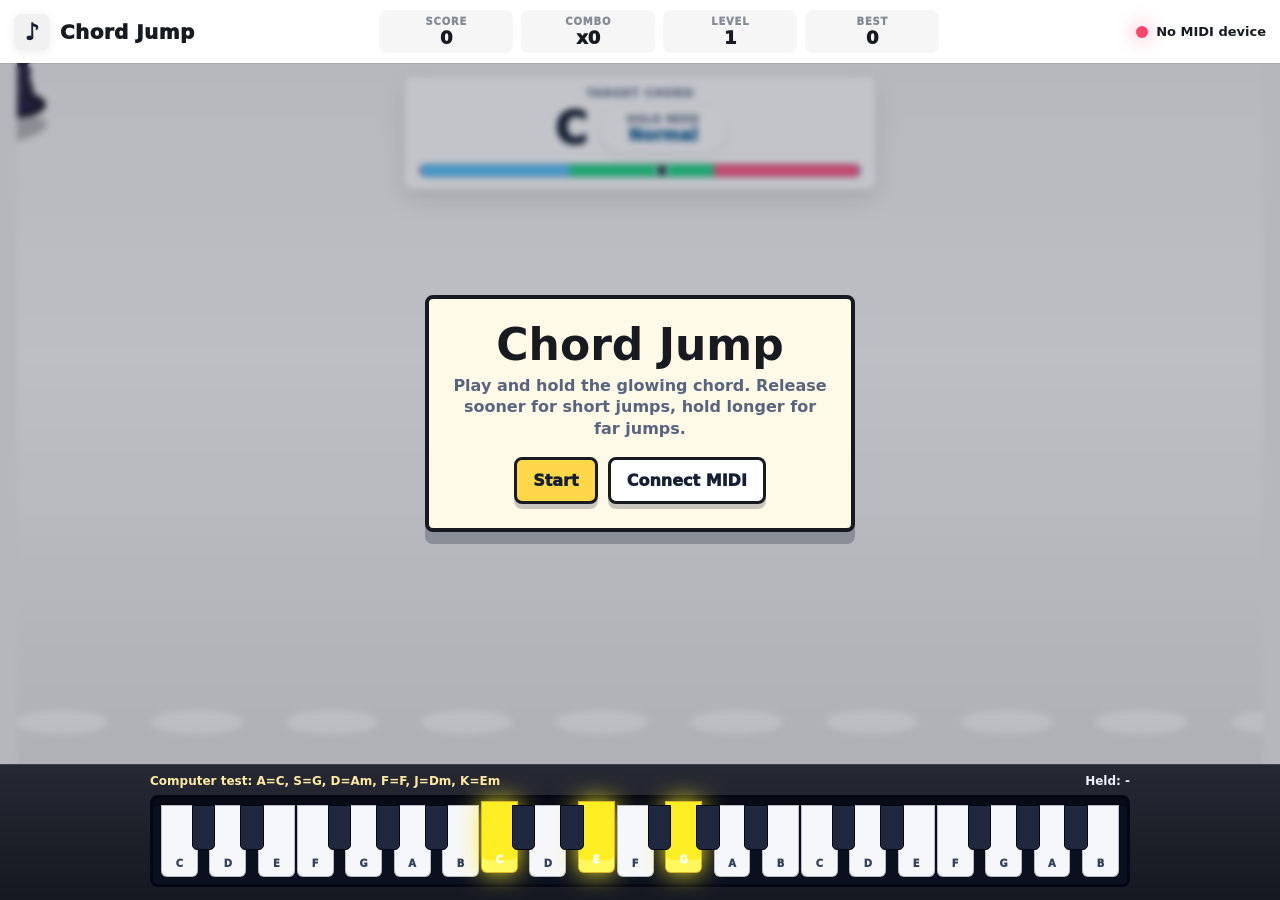
<file: partykeys-games/games/chord-jump/index.html>
<!DOCTYPE html>
<html lang="en">
<head>
  <meta charset="UTF-8">
  <meta name="viewport" content="width=device-width, initial-scale=1.0, viewport-fit=cover">
  <title>Chord Jump</title>
  <style>
    *{box-sizing:border-box}
    :root{
      --ink:#171a20;
      --paper:#ffffff;
      --green:#1fd98b;
      --pink:#ff4f88;
      --sun:#ffd84a;
      --blue:#35a7ff;
      --purple:#8c55ff;
      --orange:#ff9f2d;
      --safe-vh:100dvh;
    }
    html,body{height:100%}
    body{
      margin:0;
      overflow:hidden;
      color:var(--ink);
      font-family:Inter,ui-sans-serif,system-ui,-apple-system,BlinkMacSystemFont,"Segoe UI",sans-serif;
      background:#f2f2f2;
      user-select:none;
      touch-action:manipulation;
    }
    .app{
      height:var(--safe-vh);
      display:grid;
      grid-template-rows:auto 1fr auto;
      background:#eeeeee;
      padding:env(safe-area-inset-top) env(safe-area-inset-right) env(safe-area-inset-bottom) env(safe-area-inset-left);
    }
    header{
      position:relative;
      z-index:4;
      display:grid;
      grid-template-columns:auto 1fr auto;
      gap:12px;
      align-items:center;
      padding:10px 14px;
      color:#171a20;
      background:#ffffff;
      box-shadow:0 1px 0 rgba(23,32,51,.08);
    }
    .brand{
      display:flex;
      align-items:center;
      gap:10px;
      min-width:0;
      font-size:20px;
      font-weight:1000;
      letter-spacing:.02em;
      text-shadow:none;
      white-space:nowrap;
    }
    .mark{
      width:36px;
      height:36px;
      display:grid;
      place-items:center;
      border:0;
      border-radius:8px;
      background:#f1f1f1;
      color:#172033;
      box-shadow:0 2px 10px rgba(0,0,0,.08);
      font-size:23px;
    }
    .hud{
      display:grid;
      grid-template-columns:repeat(4,minmax(70px,1fr));
      gap:8px;
      max-width:560px;
      width:100%;
      justify-self:center;
    }
    .hud-item{
      min-width:0;
      padding:6px 8px;
      border:0;
      border-radius:8px;
      background:#f6f6f6;
      text-align:center;
      box-shadow:none;
    }
    .hud-label{
      display:block;
      font-size:10px;
      font-weight:950;
      letter-spacing:.08em;
      text-transform:uppercase;
      color:#858b96;
    }
    .hud-value{
      display:block;
      margin-top:2px;
      font-size:18px;
      line-height:1;
      font-weight:1000;
      white-space:nowrap;
    }
    .midi-status{
      display:flex;
      align-items:center;
      justify-content:flex-end;
      gap:8px;
      min-width:142px;
      font-size:13px;
      font-weight:900;
      white-space:nowrap;
    }
    .dot{
      width:12px;
      height:12px;
      border-radius:999px;
      background:#ff466a;
      box-shadow:0 0 0 3px rgba(255,255,255,.22),0 0 18px rgba(255,70,106,.72);
    }
    .dot.on{
      background:#25ff94;
      box-shadow:0 0 0 3px rgba(255,255,255,.22),0 0 18px rgba(37,255,148,.9);
    }
    .stage-wrap{
      position:relative;
      min-height:0;
      overflow:hidden;
      isolation:isolate;
    }
    canvas{
      display:block;
      width:100%;
      height:100%;
    }
    .stage-wrap.shake canvas{animation:shake .36s linear}
    @keyframes shake{
      0%,100%{transform:translate(0,0)}
      20%{transform:translate(-10px,5px)}
      40%{transform:translate(8px,-5px)}
      60%{transform:translate(-6px,-4px)}
      80%{transform:translate(5px,3px)}
    }
    .target-card{
      position:absolute;
      z-index:3;
      top:14px;
      left:50%;
      width:min(470px,calc(100% - 24px));
      transform:translateX(-50%);
      padding:10px 14px 12px;
      border:0;
      border-radius:8px;
      background:rgba(255,255,255,.92);
      box-shadow:0 10px 25px rgba(25,28,33,.12);
      text-align:center;
    }
    .target-label{
      font-size:11px;
      font-weight:1000;
      color:#65708b;
      letter-spacing:.09em;
      text-transform:uppercase;
    }
    .target-main{
      display:flex;
      justify-content:center;
      align-items:center;
      gap:14px;
      min-height:58px;
    }
    .target-chord{
      font-size:44px;
      line-height:1;
      font-weight:1000;
      color:#172033;
      text-shadow:0 3px 0 rgba(0,0,0,.08);
    }
    .distance-pill{
      display:grid;
      min-width:124px;
      padding:7px 10px;
      border:0;
      border-radius:999px;
      background:#fff;
      box-shadow:0 4px 12px rgba(23,32,51,.08);
      font-weight:950;
    }
    .distance-pill span:first-child{
      font-size:10px;
      color:#65708b;
      letter-spacing:.08em;
      text-transform:uppercase;
    }
    .distance-pill span:last-child{
      font-size:17px;
      color:#135f97;
    }
    .power-meter{
      position:relative;
      height:13px;
      margin-top:6px;
      border:2px solid rgba(23,32,51,.22);
      border-radius:999px;
      background:linear-gradient(90deg,#5bc6ff 0 34%,#23d98b 34% 67%,#ff5c88 67% 100%);
      overflow:hidden;
    }
    .power-needle{
      position:absolute;
      top:-3px;
      width:7px;
      height:18px;
      left:55%;
      border-radius:999px;
      background:#172033;
      box-shadow:0 0 0 2px #fff;
      transform:translateX(-50%);
      transition:left .18s ease;
    }
    .toast{
      position:absolute;
      z-index:5;
      top:132px;
      left:50%;
      transform:translate(-50%,-8px) scale(.96);
      min-width:220px;
      padding:11px 16px;
      border:0;
      border-radius:8px;
      background:#fff;
      text-align:center;
      font-size:24px;
      font-weight:1000;
      opacity:0;
      pointer-events:none;
      box-shadow:0 12px 24px rgba(23,32,51,.18);
      transition:opacity .18s ease, transform .18s ease;
    }
    .toast.show{
      opacity:1;
      transform:translate(-50%,0) scale(1);
    }
    .overlay{
      position:absolute;
      inset:0;
      z-index:8;
      display:grid;
      place-items:center;
      padding:20px;
      background:rgba(16,27,45,.25);
      backdrop-filter:blur(3px);
    }
    .overlay.hidden{display:none}
    .modal{
      width:min(430px,100%);
      padding:24px;
      border:4px solid var(--ink);
      border-radius:8px;
      background:#fff9e8;
      box-shadow:0 12px 0 rgba(23,32,51,.28);
      text-align:center;
    }
    .modal h1{
      margin:0 0 8px;
      font-size:44px;
      line-height:1;
      letter-spacing:0;
    }
    .modal p{
      margin:0 0 18px;
      color:#59647e;
      font-weight:800;
      line-height:1.35;
    }
    .actions{
      display:flex;
      justify-content:center;
      gap:10px;
      flex-wrap:wrap;
    }
    button{
      appearance:none;
      border:3px solid var(--ink);
      border-radius:8px;
      padding:11px 16px;
      background:#ffd84a;
      color:#172033;
      box-shadow:0 5px 0 rgba(23,32,51,.24);
      font:inherit;
      font-weight:1000;
      cursor:pointer;
    }
    button:active{transform:translateY(3px);box-shadow:0 2px 0 rgba(23,32,51,.24)}
    button.secondary{background:#fff}
    .keyboard-panel{
      position:relative;
      z-index:4;
      padding:9px 12px 13px;
      background:linear-gradient(180deg,#262833,#151821);
      border-top:1px solid rgba(255,255,255,.18);
      flex-shrink:0;
    }
    .keyboard-top{
      display:flex;
      align-items:center;
      justify-content:space-between;
      gap:12px;
      width:min(980px,100%);
      margin:0 auto 7px;
      color:#eaf1ff;
      font-size:12px;
      font-weight:900;
    }
    .hint{
      min-width:0;
      overflow:hidden;
      white-space:nowrap;
      text-overflow:ellipsis;
      color:#ffeaa3;
    }
    .keys{
      position:relative;
      display:flex;
      width:min(980px,100%);
      height:92px;
      margin:0 auto;
      padding:7px;
      border:3px solid #050814;
      border-radius:8px;
      background:#0b1020;
      box-shadow:0 8px 0 rgba(0,0,0,.31) inset;
      touch-action:none;
    }
    .key{
      position:relative;
      display:flex;
      justify-content:center;
      align-items:flex-end;
      min-width:0;
      margin:0 1px;
      padding-bottom:7px;
      border-radius:0 0 6px 6px;
      border:1px solid rgba(23,32,51,.28);
      font-size:10px;
      font-weight:1000;
      transition:filter .1s ease, transform .1s ease, box-shadow .12s ease;
    }
    .key.white{
      flex:1 1 0;
      height:100%;
      background:#f6f7fb;
      color:#35405a;
    }
    .key.black{
      flex:.62 1 0;
      height:62%;
      background:#20283f;
      color:#fff;
      z-index:2;
      margin-left:-7px;
      margin-right:-7px;
      border-color:#050814;
      border-radius:0 0 5px 5px;
    }
    .key.lit{
      filter:saturate(1.3) brightness(1.1);
      box-shadow:0 0 20px currentColor,0 -9px 0 rgba(255,255,255,.28) inset;
      transform:translateY(-4px);
    }
    .key.pressed{
      transform:translateY(4px) scale(.98);
      filter:saturate(1.55) brightness(1.05);
    }
    .key .pc-label{
      position:relative;
      z-index:3;
      text-shadow:0 1px 0 rgba(255,255,255,.35);
    }
    @media (max-width:760px){
      header{
        grid-template-columns:1fr auto;
        align-items:start;
        gap:8px;
        padding:8px 10px;
      }
      .brand{font-size:17px}
      .mark{width:32px;height:32px;font-size:20px}
      .hud{
        grid-column:1 / -1;
        order:3;
        max-width:none;
        grid-template-columns:repeat(4,1fr);
      }
      .hud-item{padding:5px 6px}
      .hud-label{font-size:9px}
      .midi-status{min-width:auto;font-size:11px}
      .hud-value{font-size:16px}
      .target-card{top:10px;padding:8px 10px;width:min(410px,calc(100% - 18px))}
      .target-label{font-size:10px}
      .target-main{gap:10px;min-height:50px}
      .target-chord{font-size:38px}
      .distance-pill{min-width:104px}
      .toast{top:116px;font-size:20px}
      .modal{padding:20px}
      .modal h1{font-size:38px}
      .modal p{font-size:15px}
      button{padding:10px 13px}
      .keyboard-panel{padding:8px 8px 10px}
      .keyboard-top{font-size:11px}
      .keys{height:78px}
    }
    @media (max-width:620px) and (orientation:portrait){
      .app{grid-template-rows:auto minmax(280px,1fr) auto}
      header{grid-template-columns:1fr;justify-items:stretch}
      .brand{justify-content:center}
      .midi-status{justify-content:center}
      .hud{order:2;grid-column:auto;grid-template-columns:repeat(4,1fr)}
      .stage-wrap{min-height:330px}
      .target-card{top:8px}
      .target-chord{font-size:34px}
      .distance-pill{min-width:96px;padding:6px 8px}
      .distance-pill span:last-child{font-size:15px}
      .power-meter{height:11px}
      .keyboard-top{align-items:flex-start;font-size:10px}
      .hint{white-space:normal;line-height:1.3}
      .keys{height:72px;padding:6px 5px}
      .key{font-size:8px;margin:0}
      .key.black{margin-left:-5px;margin-right:-5px}
      .modal{width:min(360px,100%)}
      .modal h1{font-size:34px}
    }
    @media (max-height:520px) and (orientation:landscape){
      .app{grid-template-rows:auto 1fr auto}
      header{
        grid-template-columns:auto 1fr auto;
        padding:5px 9px;
        gap:8px;
      }
      .brand{font-size:15px}
      .mark{width:28px;height:28px;font-size:18px}
      .hud{grid-column:auto;order:initial;max-width:430px;gap:5px}
      .hud-item{padding:3px 5px}
      .hud-label{font-size:8px}
      .hud-value{font-size:13px}
      .midi-status{font-size:10px;min-width:118px}
      .target-card{top:7px;width:min(360px,calc(100% - 16px));padding:7px 9px}
      .target-main{min-height:38px}
      .target-chord{font-size:30px}
      .distance-pill{min-width:90px;padding:5px 8px}
      .distance-pill span:first-child{font-size:8px}
      .distance-pill span:last-child{font-size:13px}
      .power-meter{height:10px}
      .toast{top:86px;font-size:17px;padding:8px 12px}
      .keyboard-panel{padding:5px 8px 7px}
      .keyboard-top{margin-bottom:4px;font-size:9px}
      .keys{height:48px;padding:4px}
      .key{padding-bottom:3px;font-size:7px}
      .key.black{margin-left:-5px;margin-right:-5px}
      .modal{width:min(410px,100%);padding:15px}
      .modal h1{font-size:32px}
      .modal p{font-size:13px;margin-bottom:12px}
      button{padding:8px 12px}
    }
  </style>
</head>
<body>
<div class="app">
  <header>
    <div class="brand"><div class="mark">♪</div><span>Chord Jump</span></div>
    <div class="hud">
      <div class="hud-item"><span class="hud-label">Score</span><span class="hud-value" id="score">0</span></div>
      <div class="hud-item"><span class="hud-label">Combo</span><span class="hud-value" id="combo">x0</span></div>
      <div class="hud-item"><span class="hud-label">Level</span><span class="hud-value" id="level">1</span></div>
      <div class="hud-item"><span class="hud-label">Best</span><span class="hud-value" id="best">0</span></div>
    </div>
    <div class="midi-status"><span class="dot" id="midiDot"></span><span id="midiText">No MIDI device</span></div>
  </header>

  <main class="stage-wrap" id="stageWrap">
    <canvas id="game"></canvas>
    <div class="target-card">
      <div class="target-label" id="targetLabel">Target Chord</div>
      <div class="target-main">
        <div class="target-chord" id="targetChord">C</div>
        <div class="distance-pill"><span>Hold Need</span><span id="jumpNeed">Normal</span></div>
      </div>
      <div class="power-meter"><div class="power-needle" id="powerNeedle"></div></div>
    </div>
    <div class="toast" id="toast">Ready</div>
    <div class="overlay" id="startOverlay">
      <div class="modal">
        <h1>Chord Jump</h1>
        <p>Play and hold the glowing chord. Release sooner for short jumps, hold longer for far jumps.</p>
        <div class="actions">
          <button id="startBtn">Start</button>
          <button class="secondary" id="connectBtn">Connect MIDI</button>
        </div>
      </div>
    </div>
    <div class="overlay hidden" id="gameOverOverlay">
      <div class="modal">
        <h1>Game Over</h1>
        <p id="finalText">Score: 0</p>
        <div class="actions">
          <button id="restartBtn">Restart</button>
          <button class="secondary" id="retryMidiBtn">Reconnect MIDI</button>
        </div>
      </div>
    </div>
  </main>

  <section class="keyboard-panel">
    <div class="keyboard-top">
      <div class="hint">Computer test: A=C, S=G, D=Am, F=F, J=Dm, K=Em</div>
      <div id="heldReadout">Held: -</div>
    </div>
    <div class="keys" id="keys"></div>
  </section>
</div>

<script>
function syncViewportHeight(){
  const h = window.visualViewport ? window.visualViewport.height : window.innerHeight;
  document.documentElement.style.setProperty('--safe-vh', `${Math.max(320,h)}px`);
}
syncViewportHeight();
window.addEventListener('resize', syncViewportHeight);
window.addEventListener('orientationchange', () => setTimeout(syncViewportHeight,120));
if (window.visualViewport) window.visualViewport.addEventListener('resize', syncViewportHeight);

const canvas = document.getElementById('game');
const ctx = canvas.getContext('2d');
const stageWrap = document.getElementById('stageWrap');
const keysEl = document.getElementById('keys');
const midiDot = document.getElementById('midiDot');
const midiText = document.getElementById('midiText');
const targetChordEl = document.getElementById('targetChord');
const targetLabelEl = document.getElementById('targetLabel');
const jumpNeedEl = document.getElementById('jumpNeed');
const powerNeedle = document.getElementById('powerNeedle');
const toast = document.getElementById('toast');
const heldReadout = document.getElementById('heldReadout');

const NOTE_NAMES = ['C','C#','D','D#','E','F','F#','G','G#','A','A#','B'];
const KEY_IS_BLACK = [false,true,false,true,false,false,true,false,true,false,true,false];
const DEFAULT_COLORS = [
  '#ff9f2d','#ff8a2d','#ff7731','#ff6538','#ff5549','#ff4f67',
  '#ff4f88','#f84faf','#d95ce0','#af68ff','#8c72ff','#6c83ff',
  '#4c9dff','#35b8ff','#2ed2ff','#29e0d6','#23dfaa','#1fd98b',
  '#54dc72','#8fe05b','#c8dc45','#ffd84a','#ffc243','#ffac39',
  '#ff9235','#ff7460','#ff5b88','#df5cff','#a866ff','#687cff',
  '#31a9ff','#20caca','#1fd98b','#b6e553','#ffd84a','#ff8840'
];
const CHORDS = {
  C:  {pc:[0,4,7],  keys:[12,16,19], color:[255,216,74]},
  G:  {pc:[7,11,2], keys:[19,23,26], color:[53,167,255]},
  Am: {pc:[9,0,4],  keys:[21,24,28], color:[255,79,136]},
  F:  {pc:[5,9,0],  keys:[17,21,24], color:[31,217,139]},
  Dm: {pc:[2,5,9],  keys:[14,17,21], color:[140,85,255]},
  Em: {pc:[4,7,11], keys:[16,19,23], color:[255,159,45]}
};
const CHORD_NAMES = ['C','G','Am','F','Dm','Em'];
const COMPUTER_CHORDS = {
  KeyA:'C',
  KeyS:'G',
  KeyD:'Am',
  KeyF:'F',
  KeyJ:'Dm',
  KeyK:'Em'
};
const DIFFICULTY_LABELS = ['Short','Normal','Far'];

let midiIn = null;
let midiOut = null;
let midiAccess = null;
let audioCtx = null;
let masterGain = null;
let bgTimer = null;
let bgStep = 0;
let sustainChord = null;
let ledState = Array.from({length:36},()=>[0,0,0]);
let ledTimers = [];
let ledToken = 0;
let midiLightError = false;
const heldNotes = new Map();
let chordTimer = null;
let keyboardBuilt = false;
let touchChord = null;

const state = {
  running:false,
  over:false,
  score:0,
  combo:0,
  level:1,
  best:Number(localStorage.getItem('chordJumpBest') || 0),
  current:0,
  target:null,
  charge:null,
  platforms:[],
  player:{x:0,y:0,tx:0,ty:0,scaleX:1,squash:0,spin:0},
  move:null,
  cameraX:0,
  screenW:900,
  screenH:520,
  scene:{x:0,y:0,w:900,h:520},
  viewW:900,
  viewH:520,
  particles:[],
  rings:[],
  clouds:[],
  lastTime:0,
  lastVelocity:78
};

function hexToRgb(h){return [parseInt(h.slice(1,3),16),parseInt(h.slice(3,5),16),parseInt(h.slice(5,7),16)]}
function encCh(v){return [Math.floor(v/128),v%128]}
function buildCmd15(groups){
  const hdr = [0xF0,0x05,0x30,0x7F,0x7F,0x20,0x00,0x15,groups.length];
  const body = [];
  groups.forEach(g => body.push(...encCh(g.r),...encCh(g.g),...encCh(g.b),g.keys.length,...g.keys));
  return new Uint8Array([...hdr,...body,0xF7]);
}
function clearLedTimers(){
  ledToken++;
  ledTimers.forEach(id=>clearTimeout(id));
  ledTimers = [];
}
function queueLed(delay,token,fn){
  const id = setTimeout(()=>{
    if (token === ledToken) fn();
  },delay);
  ledTimers.push(id);
}
function sendLED(data){
  if (!midiOut) return false;
  try{
    midiOut.send(data);
    return true;
  }catch(err){
    if (!midiLightError) showToast('MIDI lights need SysEx');
    midiLightError = true;
    return false;
  }
}
function ledEnterMode(){
  sendLED([0xF0,0x05,0x30,0x7F,0x7F,0x20,0x00,0x0F,0x01,0xF7]);
}
function ledAllOff(){
  clearLedTimers();
  sendLED([0xF0,0x05,0x30,0x7F,0x7F,0x20,0x00,0x71,0x00,0xF7]);
  ledState = Array.from({length:36},()=>[0,0,0]);
  renderKeyboard();
}
function ledHighlightChord(name){
  const def = CHORDS[name];
  if (!def) return;
  const [r,g,b] = def.color;
  const clearCmd = [0xF0,0x05,0x30,0x7F,0x7F,0x20,0x00,0x71,0x00,0xF7];
  const lightCmd = buildCmd15([{r,g,b,keys:def.keys}]);
  clearLedTimers();
  const token = ledToken;
  if (midiOut){
    ledEnterMode();
    queueLed(35,token,()=>sendLED(clearCmd));
    queueLed(85,token,()=>sendLED(lightCmd));
    queueLed(155,token,()=>sendLED(lightCmd));
    queueLed(320,token,()=>sendLED(lightCmd));
  }
  for(let i=0;i<36;i++) ledState[i] = def.keys.includes(i) ? [r,g,b] : [0,0,0];
  renderKeyboard();
}
function ledFlash(r,g,b,ms=230){
  clearLedTimers();
  const token = ledToken;
  if (midiOut) {
    ledEnterMode();
    queueLed(35,token,()=>sendLED(buildCmd15([{r,g,b,keys:[...Array(36).keys()]}])));
  }
  ledState = Array.from({length:36},()=>[r,g,b]);
  renderKeyboard();
  setTimeout(()=>{
    if (token !== ledToken) return;
    ledAllOff();
  },ms);
}

function buildKeyboard(){
  if (keyboardBuilt) return;
  keyboardBuilt = true;
  for(let i=0;i<36;i++){
    const note = 48 + i;
    const pc = note % 12;
    const el = document.createElement('div');
    el.className = 'key ' + (KEY_IS_BLACK[pc] ? 'black' : 'white');
    el.dataset.note = String(note);
    el.dataset.index = String(i);
    el.innerHTML = KEY_IS_BLACK[pc] ? '<span class="pc-label"></span>' : '<span class="pc-label">'+NOTE_NAMES[pc]+'</span>';
    el.addEventListener('pointerdown',onVirtualKeyDown);
    el.addEventListener('pointerup',onVirtualKeyUp);
    el.addEventListener('pointercancel',onVirtualKeyUp);
    el.addEventListener('pointerleave',onVirtualKeyLeave);
    keysEl.appendChild(el);
  }
  ledState = Array.from({length:36},()=>[0,0,0]);
  renderKeyboard();
}
function renderKeyboard(){
  buildKeyboard();
  [...keysEl.children].forEach((el,i)=>{
    const [r,g,b] = ledState[i] || [0,0,0];
    const note = 48 + i;
    const lit = r + g + b > 54;
    el.classList.toggle('lit', lit);
    el.classList.toggle('pressed', heldNotes.has(note));
    el.style.background = lit ? `rgb(${r},${g},${b})` : '';
    el.style.color = lit ? '#ffffff' : '';
    el.style.boxShadow = lit ? `0 0 24px rgba(${r},${g},${b},.95), 0 -12px 0 rgba(255,255,255,.24) inset` : '';
  });
  const held = [...new Set([...heldNotes.keys()].sort((a,b)=>a-b).map(n=>NOTE_NAMES[n%12]))];
  heldReadout.textContent = 'Held: ' + (held.length ? held.join(' ') : '-');
}

function onVirtualKeyDown(event){
  event.preventDefault();
  const key = event.currentTarget;
  key.setPointerCapture?.(event.pointerId);
  initAudio();
  if (!state.running){
    resetGame();
    setTimeout(()=>pressVirtualKey(key),30);
    return;
  }
  pressVirtualKey(key);
}
function pressVirtualKey(key){
  const index = Number(key.dataset.index);
  const note = Number(key.dataset.note);
  const targetChord = state.target?.chord;
  const targetDef = targetChord ? CHORDS[targetChord] : null;
  if (targetDef && targetDef.keys.includes(index)){
    touchChord = targetChord;
    targetDef.keys.forEach(k=>heldNotes.set(48+k,92));
    renderKeyboard();
    handleChordAttempt(targetChord);
    return;
  }
  heldNotes.set(note,88);
  playKey(note,.72);
  renderKeyboard();
  scheduleChordCheck();
}
function onVirtualKeyUp(event){
  event.preventDefault();
  const key = event.currentTarget;
  key.releasePointerCapture?.(event.pointerId);
  releaseVirtualKey(key);
}
function onVirtualKeyLeave(event){
  if (event.pointerType === 'mouse') return;
  releaseVirtualKey(event.currentTarget);
}
function releaseVirtualKey(key){
  if (touchChord){
    if (state.charge && state.charge.chord === touchChord) finishCharge();
    CHORDS[touchChord].keys.forEach(k=>heldNotes.delete(48+k));
    touchChord = null;
    renderKeyboard();
    return;
  }
  heldNotes.delete(Number(key.dataset.note));
  renderKeyboard();
}

async function connectMIDI(){
  if (!navigator.requestMIDIAccess){
    setMIDIStatus(false);
    return;
  }
  try{
    midiAccess = await navigator.requestMIDIAccess({sysex:true});
    setupMIDIPorts();
    midiAccess.onstatechange = setupMIDIPorts;
  }catch(err){
    setMIDIStatus(false);
    showToast('MIDI access denied');
  }
}
function setupMIDIPorts(){
  midiIn = null;
  midiOut = null;
  midiLightError = false;
  for (const input of midiAccess.inputs.values()){
    if (input.name.toLowerCase().includes('partykeys') || !midiIn) midiIn = input;
  }
  for (const output of midiAccess.outputs.values()){
    if (output.name.toLowerCase().includes('partykeys') || !midiOut) midiOut = output;
  }
  if (midiIn) midiIn.onmidimessage = onMIDIMessage;
  if (midiOut) {
    ledEnterMode();
    setTimeout(()=>ledHighlightChord(state.target ? state.target.chord : targetChordEl.textContent),140);
  }
  setMIDIStatus(Boolean(midiIn || midiOut));
}
function setMIDIStatus(connected){
  midiText.textContent = connected ? 'MIDI connected' : 'No MIDI device';
  midiDot.classList.toggle('on', connected);
}
function onMIDIMessage(e){
  const [status,note,velocity] = e.data;
  const type = status & 0xF0;
  if (type === 0x90 && velocity > 0){
    initAudio();
    heldNotes.set(note, velocity);
    playKey(note, velocity / 127);
    scheduleChordCheck();
  } else if (type === 0x80 || (type === 0x90 && velocity === 0)){
    maybeReleaseCharge(note);
    heldNotes.delete(note);
  }
  renderKeyboard();
}
function scheduleChordCheck(){
  clearTimeout(chordTimer);
  chordTimer = setTimeout(checkChordAttempt, 42);
}
function pitchClassSet(){
  return new Set([...heldNotes.keys()].map(n=>n%12));
}
function chordVelocity(def){
  const velocities = [];
  for (const [note,vel] of heldNotes.entries()){
    if (def.pc.includes(note % 12)) velocities.push(vel);
  }
  return velocities.length ? Math.round(velocities.reduce((a,b)=>a+b,0) / velocities.length) : 78;
}
function detectChord(){
  const pcs = pitchClassSet();
  if (!pcs.size) return null;
  for (const name of CHORD_NAMES){
    const def = CHORDS[name];
    const hasAll = def.pc.every(pc => pcs.has(pc));
    const hasOnlyChordTones = [...pcs].every(pc => def.pc.includes(pc));
    if (hasAll && hasOnlyChordTones) return name;
  }
  if (pcs.size >= 3) return 'wrong';
  return null;
}
function checkChordAttempt(){
  if (!state.running || state.move || !state.target || state.charge) return;
  const detected = detectChord();
  if (!detected) return;
  if (detected === 'wrong'){
    wrongChord();
    return;
  }
  handleChordAttempt(detected);
}
function handleChordAttempt(name){
  if (!state.running || state.move || !state.target) return;
  playPressedChord(name, false);
  if (name === state.target.chord) startCharge(name);
  else wrongChord(name);
}

function initAudio(){
  if (!audioCtx){
    const Ctx = window.AudioContext || window.webkitAudioContext;
    if (Ctx) audioCtx = new Ctx();
  }
  if (audioCtx && !masterGain){
    masterGain = audioCtx.createGain();
    masterGain.gain.value = .52;
    masterGain.connect(audioCtx.destination);
  }
  if (audioCtx && audioCtx.state === 'suspended') audioCtx.resume();
  startBackgroundMusic();
}
function tone(freq,dur=.12,type='sine',gain=.05,delay=0,cutoff=2400){
  if (!audioCtx || !masterGain) return;
  const t = audioCtx.currentTime + delay;
  const osc = audioCtx.createOscillator();
  const amp = audioCtx.createGain();
  const filter = audioCtx.createBiquadFilter();
  osc.type = type;
  osc.frequency.setValueAtTime(freq,t);
  filter.type = 'lowpass';
  filter.frequency.setValueAtTime(cutoff,t);
  amp.gain.setValueAtTime(.0001,t);
  amp.gain.exponentialRampToValueAtTime(gain,t+.018);
  amp.gain.exponentialRampToValueAtTime(gain*.36,t+dur*.45);
  amp.gain.exponentialRampToValueAtTime(.0001,t+dur);
  osc.connect(filter).connect(amp).connect(masterGain);
  osc.start(t);
  osc.stop(t+dur+.05);
}
function noteFreq(note){return 440 * Math.pow(2,(note-69)/12)}
function playKey(note,vel=.7){tone(noteFreq(note),.12,'sine',.012 + vel*.018,0,1600)}
function playPressedChord(name,loud=false){
  const def = CHORDS[name];
  if (!def) return;
  const gain = loud ? .042 : .027;
  def.keys.forEach((k,i)=>{
    tone(noteFreq(60+k),.42,'sine',gain,.035*i,1450);
    tone(noteFreq(72+k),.16,'triangle',gain*.22,.05+.035*i,2200);
  });
}
function startSustainChord(name){
  stopSustainChord();
  if (!audioCtx || !masterGain || !CHORDS[name]) return;
  const def = CHORDS[name];
  const gain = audioCtx.createGain();
  const filter = audioCtx.createBiquadFilter();
  filter.type = 'lowpass';
  filter.frequency.setValueAtTime(720,audioCtx.currentTime);
  gain.gain.setValueAtTime(.003,audioCtx.currentTime);
  filter.connect(gain).connect(masterGain);
  const oscillators = def.keys.map((k,i)=>{
    const osc = audioCtx.createOscillator();
    osc.type = i === 0 ? 'sine' : 'triangle';
    osc.frequency.setValueAtTime(noteFreq(60+k),audioCtx.currentTime);
    osc.detune.setValueAtTime((i-1)*2,audioCtx.currentTime);
    osc.connect(filter);
    osc.start();
    return osc;
  });
  sustainChord = {name,gain,filter,oscillators};
}
function updateSustainChord(level){
  if (!audioCtx || !sustainChord) return;
  const gain = .005 + level * .034;
  const cutoff = 720 + level * 760;
  sustainChord.gain.gain.cancelScheduledValues(audioCtx.currentTime);
  sustainChord.gain.gain.setTargetAtTime(gain,audioCtx.currentTime,.04);
  sustainChord.filter.frequency.setTargetAtTime(cutoff,audioCtx.currentTime,.05);
}
function stopSustainChord(){
  if (!audioCtx || !sustainChord) {
    sustainChord = null;
    return;
  }
  const active = sustainChord;
  active.gain.gain.cancelScheduledValues(audioCtx.currentTime);
  active.gain.gain.setTargetAtTime(.0001,audioCtx.currentTime,.035);
  active.oscillators.forEach(osc=>{
    try{osc.stop(audioCtx.currentTime + .16)}catch(err){}
  });
  setTimeout(()=>{
    try{active.gain.disconnect()}catch(err){}
    try{active.filter.disconnect()}catch(err){}
  },240);
  sustainChord = null;
}
function playGood(){
  tone(523,.12,'triangle',.035,0,2200);
  tone(784,.14,'sine',.032,.06,2200);
  tone(1046,.2,'triangle',.026,.13,2600);
}
function playBad(){
  tone(155,.18,'triangle',.035,0,900);
  tone(110,.24,'sine',.03,.08,760);
}
function startBackgroundMusic(){
  if (!audioCtx || bgTimer) return;
  bgStep = 0;
  bgTimer = setInterval(playBackgroundStep,260);
}
function playBackgroundStep(){
  if (!audioCtx || !masterGain || !state.running || state.over) return;
  const scale = [60,64,67,72,67,64,59,62];
  const t = bgStep % 16;
  if (t % 2 === 0) tone(noteFreq(scale[(t/2)%scale.length]),.22,'sine',.015,0,1150);
  if (t === 4 || t === 12) tone(noteFreq(36 + (state.level % 2 ? 0 : 5)),.28,'sine',.021,0,700);
  bgStep++;
}

function resize(){
  const rect = canvas.parentElement.getBoundingClientRect();
  const dpr = Math.min(window.devicePixelRatio || 1,2);
  canvas.width = Math.max(320,Math.floor(rect.width*dpr));
  canvas.height = Math.max(340,Math.floor(rect.height*dpr));
  ctx.setTransform(dpr,0,0,dpr,0,0);
  state.screenW = rect.width;
  state.screenH = rect.height;
  const sceneW = Math.min(rect.width, rect.height * 16 / 9);
  const sceneH = sceneW * 9 / 16;
  state.scene = {x:(rect.width-sceneW)/2,y:(rect.height-sceneH)/2,w:sceneW,h:sceneH};
  state.viewW = sceneW;
  state.viewH = sceneH;
  if (!state.running) render();
}
window.addEventListener('resize',resize);

function resetGame(){
  state.running = true;
  state.over = false;
  state.score = 0;
  state.combo = 0;
  state.level = 1;
  state.current = 0;
  state.platforms = [];
  state.particles = [];
  state.rings = [];
  state.clouds = [];
  state.move = null;
  state.charge = null;
  stopSustainChord();
  seedWorld();
  const start = state.platforms[0];
  state.player = {x:start.x,y:start.y-56,tx:start.x,ty:start.y-56,scaleX:1,squash:0,spin:0};
  state.cameraX = 0;
  chooseTarget();
  updateHUD();
  document.getElementById('startOverlay').classList.add('hidden');
  document.getElementById('gameOverOverlay').classList.add('hidden');
  state.lastTime = performance.now();
  requestAnimationFrame(loop);
}
function seedWorld(){
  const yBase = Math.max(300,state.viewH * .68);
  const colors = ['#6d42b5','#34b96f','#e1a528','#d94b42','#2fa56d','#d46a2d','#3d8848'];
  const shapes = ['pipe','brick','pipe','crate','pipe','coinbox'];
  const laneOffsets = [34,-42,-92,-34,42,86,18,-58];
  let x = Math.max(150,state.viewW * .22);
  state.platforms.push({index:0,x,y:yBase,w:138,h:52,chord:null,need:1,color:colors[0],shape:'pipe'});
  for(let i=1;i<80;i++){
    const level = 1 + Math.floor(i / 7);
    const need = weightedNeed(level);
    const gap = need === 0 ? 176 : need === 1 ? 248 : 318;
    const turnPush = Math.floor(i / 8) % 2 ? -34 : 28;
    const y = yBase + laneOffsets[i % laneOffsets.length] + turnPush;
    x += gap;
    const chord = CHORD_NAMES[(i + Math.floor(Math.random()*CHORD_NAMES.length)) % CHORD_NAMES.length];
    state.platforms.push({
      index:i,
      x,
      y,
      w:need === 2 ? 122 : 136,
      h:need === 0 ? 28 : 48,
      chord,
      need,
      color:colors[i%colors.length],
      shape:shapes[i%shapes.length]
    });
  }
  for(let i=0;i<8;i++) {
    state.clouds.push({
      x:360 + i*620 + (i%2)*160,
      y:62 + (i%3)*58,
      s:46 + (i%3)*10,
      kind:i%2 ? 'box' : 'cylinder'
    });
  }
}
function weightedNeed(level){
  const r = Math.random();
  if (level < 2) return r < .32 ? 0 : r < .82 ? 1 : 2;
  if (level < 5) return r < .25 ? 0 : r < .67 ? 1 : 2;
  return r < .2 ? 0 : r < .55 ? 1 : 2;
}
function chooseTarget(){
  const next = state.platforms[state.current + 1];
  if (!next) return;
  state.target = next;
  targetChordEl.textContent = next.chord;
  targetChordEl.style.color = `rgb(${CHORDS[next.chord].color.join(',')})`;
  targetLabelEl.textContent = 'Target Chord';
  jumpNeedEl.textContent = DIFFICULTY_LABELS[next.need];
  powerNeedle.style.left = '0%';
  ledHighlightChord(next.chord);
}
function velocityBand(v){
  if (v < 56) return 0;
  if (v < 96) return 1;
  return 2;
}
function durationToVelocity(ms){
  if (ms < 260) return 42;
  if (ms < 760) return 78;
  return 116;
}
function chargePercent(ms){
  return clamp(ms / 1050, 0, 1);
}
function startCharge(chord){
  if (!state.running || state.move || state.charge) return;
  state.charge = {chord,start:performance.now()};
  targetLabelEl.textContent = 'Hold... release to jump';
  powerNeedle.style.left = '0%';
  startSustainChord(chord);
  showToast('Hold Chord');
}
function finishCharge(){
  if (!state.charge || !state.running || state.move) return;
  const charge = state.charge;
  const heldMs = performance.now() - charge.start;
  state.charge = null;
  stopSustainChord();
  const velocity = durationToVelocity(heldMs);
  powerNeedle.style.left = (velocity / 127 * 100) + '%';
  playPressedChord(charge.chord, velocity > 88);
  launchJump(velocity);
}
function maybeReleaseCharge(note){
  if (!state.charge) return;
  const def = CHORDS[state.charge.chord];
  if (def && def.pc.includes(note % 12)) finishCharge();
}
function launchJump(velocity){
  const target = state.target;
  const band = velocityBand(velocity);
  const fromPlatform = state.platforms[state.current];
  const from = {x:state.player.x,y:state.player.y};
  const landingY = target.y - 56;
  const baseTo = {x:target.x,y:landingY};
  let result = 'success';
  let to = baseTo;
  if (band < target.need){
    result = 'short';
    to = {x:target.x - target.w*.75 - 38,y:landingY + 100};
  } else if (band > target.need){
    result = 'long';
    to = {x:target.x + target.w*.75 + 52,y:landingY + 110};
  }
  const distance = Math.abs(to.x - fromPlatform.x);
  state.move = {
    from,
    to,
    t:0,
    dur:result === 'success' ? .68 : .82,
    arc:82 + band*34 + Math.min(52,distance*.08),
    result,
    chord:target.chord
  };
  state.player.scaleX = to.x >= from.x ? 1 : -1;
  targetLabelEl.textContent = result === 'success' ? 'Jump!' : (result === 'short' ? 'Too Soft!' : 'Too Strong!');
  spawnBurst(from.x,from.y+66,CHORDS[target.chord].color,24,1.4);
  if (result === 'success') {
    ledFlash(31,217,139,180);
    playGood();
  } else {
    ledFlash(255,54,88,240);
    playBad();
  }
}
function finishJump(move){
  if (move.result === 'success'){
    state.current++;
    state.combo++;
    state.level = 1 + Math.floor(state.current / 5);
    const add = 100 + state.combo*35 + state.level*20;
    state.score += add;
    state.best = Math.max(state.best,state.score);
    localStorage.setItem('chordJumpBest',String(Math.floor(state.best)));
    state.player.squash = .55;
    spawnBurst(state.player.x,state.player.y+72,CHORDS[move.chord].color,34,2);
    state.rings.push({x:state.player.x,y:state.player.y+50,r:12,life:.45,color:'rgba(255,255,255,.8)'});
    showToast('Perfect +'+add);
    updateHUD();
    setTimeout(()=>{ if(state.running) chooseTarget(); },210);
  } else {
    state.combo = 0;
    updateHUD();
    showShake();
    showToast(move.result === 'short' ? 'Too Little Velocity' : 'Too Much Velocity');
    setTimeout(endGame,420);
  }
}
function wrongChord(name){
  stopSustainChord();
  state.charge = null;
  state.combo = 0;
  targetLabelEl.textContent = 'Wrong Chord';
  if (name) targetChordEl.textContent = name + ' ×';
  ledFlash(255,54,88,260);
  playBad();
  spawnBurst(state.player.x,state.player.y+38,[255,54,88],22,1.4);
  showShake();
  showToast('Wrong Chord');
  updateHUD();
  setTimeout(()=>{ if(state.running && state.target) {
    targetChordEl.textContent = state.target.chord;
    targetLabelEl.textContent = 'Target Chord';
    ledHighlightChord(state.target.chord);
  } },620);
}
function endGame(){
  state.running = false;
  state.over = true;
  state.charge = null;
  stopSustainChord();
  ledAllOff();
  document.getElementById('finalText').textContent = 'Score: ' + Math.floor(state.score) + ' · Best: ' + Math.floor(state.best) + ' · Combo: x' + state.combo;
  document.getElementById('gameOverOverlay').classList.remove('hidden');
}
function updateHUD(){
  document.getElementById('score').textContent = String(Math.floor(state.score));
  document.getElementById('combo').textContent = 'x' + state.combo;
  document.getElementById('level').textContent = String(state.level);
  document.getElementById('best').textContent = String(Math.floor(state.best));
}
function showToast(text){
  toast.textContent = text;
  toast.classList.add('show');
  clearTimeout(showToast.timer);
  showToast.timer = setTimeout(()=>toast.classList.remove('show'),820);
}
function showShake(){
  stageWrap.classList.remove('shake');
  void stageWrap.offsetWidth;
  stageWrap.classList.add('shake');
}

function loop(ts){
  if (!state.running) return;
  const dt = Math.min((ts - state.lastTime)/1000,.05);
  state.lastTime = ts;
  updateChargeMeter();
  updatePlayer(dt);
  updateEffects(dt);
  render();
  requestAnimationFrame(loop);
}
function updateChargeMeter(){
  if (!state.charge) return;
  const ms = performance.now() - state.charge.start;
  const level = chargePercent(ms);
  powerNeedle.style.left = (level * 100) + '%';
  updateSustainChord(level);
}
function updatePlayer(dt){
  const p = state.player;
  if (state.move){
    const m = state.move;
    m.t = Math.min(1,m.t + dt / m.dur);
    const ease = m.t < .5 ? 2*m.t*m.t : 1 - Math.pow(-2*m.t+2,2)/2;
    p.x = m.from.x + (m.to.x - m.from.x) * ease;
    p.y = m.from.y + (m.to.y - m.from.y) * ease - Math.sin(Math.PI*m.t) * m.arc;
    p.spin = Math.sin(Math.PI*m.t) * (m.result === 'success' ? .18 : .75);
    if (m.t >= 1){
      p.x = p.tx = m.to.x;
      p.y = p.ty = m.to.y;
      const done = state.move;
      state.move = null;
      finishJump(done);
    }
  } else {
    p.x += (p.tx - p.x) * Math.min(1,dt*7);
    p.y += (p.ty - p.y) * Math.min(1,dt*7);
    p.spin *= Math.max(0,1-dt*6);
  }
  p.squash = Math.max(0,p.squash - dt*3.8);
  const wantedCamera = p.x - state.viewW * .34;
  state.cameraX += (wantedCamera - state.cameraX) * Math.min(1,dt*3.6);
}
function updateEffects(dt){
  state.particles.forEach(p=>{
    p.x += p.vx*dt;
    p.y += p.vy*dt;
    p.vy += 420*dt;
    p.life -= dt;
  });
  state.particles = state.particles.filter(p=>p.life>0);
  state.rings.forEach(r=>{r.r += 200*dt; r.life -= dt});
  state.rings = state.rings.filter(r=>r.life>0);
}
function spawnBurst(x,y,rgb,count=16,power=1){
  for(let i=0;i<count;i++){
    const a = Math.random()*Math.PI*2;
    const s = (90+Math.random()*190)*power;
    state.particles.push({x,y,vx:Math.cos(a)*s,vy:Math.sin(a)*s-90,life:.42+Math.random()*.55,rgb});
  }
}
function clamp(v,min,max){return Math.max(min,Math.min(max,v))}

function render(){
  const sw = state.screenW;
  const sh = state.screenH;
  const scene = state.scene;
  ctx.clearRect(0,0,sw,sh);
  ctx.fillStyle = '#f6f6f6';
  ctx.fillRect(0,0,sw,sh);
  ctx.fillStyle = '#ececec';
  if (scene.x > 0) {
    ctx.fillRect(0,0,scene.x,sh);
    ctx.fillRect(scene.x+scene.w,0,sw-scene.x-scene.w,sh);
  }
  ctx.save();
  ctx.beginPath();
  ctx.rect(scene.x,scene.y,scene.w,scene.h);
  ctx.clip();
  ctx.translate(scene.x,scene.y);
  const w = state.viewW;
  const h = state.viewH;
  drawSky(w,h);
  ctx.save();
  ctx.translate(-state.cameraX,0);
  drawSetPieces();
  drawGuide();
  drawPlatforms();
  drawEffects();
  drawPlayer(state.player);
  ctx.restore();
  ctx.restore();
}
function drawSky(w,h){
  ctx.fillStyle = '#f0f0f0';
  ctx.fillRect(0,0,w,h);
  const base = ctx.createLinearGradient(0,0,0,h);
  base.addColorStop(0,'#eeeeee');
  base.addColorStop(.42,'#f7f7f7');
  base.addColorStop(1,'#e4e4e4');
  ctx.fillStyle = base;
  ctx.fillRect(0,0,w,h);
  ctx.fillStyle = 'rgba(255,255,255,.64)';
  for(let x=-90;x<w+130;x+=135){
    ctx.beginPath();
    ctx.ellipse(x + (state.cameraX*.05)%135,h-42,46,12,0,0,Math.PI*2);
    ctx.fill();
  }
}
function drawSetPieces(){
  for(const c of state.clouds){
    const x = c.x;
    const y = c.y;
    if (x < state.cameraX-220 || x > state.cameraX+state.viewW+260) continue;
    const shade = c.s > 56 ? '#d7d7d7' : '#e1e1e1';
    if (c.kind === 'cylinder') drawIsoCylinder(x,y,c.s*1.35,34,'#9bdcc6',shade,.22);
    else drawIsoBox(x,y,c.s*1.22,c.s*.7,30,'#ffffff','#eeeeee','#d9d9d9',.18);
  }
}
function drawGuide(){
  if (!state.target || state.move) return;
  const p = state.player;
  const t = state.target;
  const def = CHORDS[t.chord];
  ctx.save();
  ctx.strokeStyle = `rgba(${def.color[0]},${def.color[1]},${def.color[2]},.58)`;
  ctx.lineWidth = 4;
  ctx.setLineDash([10,9]);
  ctx.beginPath();
  ctx.moveTo(p.x,p.y+48);
  ctx.quadraticCurveTo((p.x+t.x)/2,p.y-105,t.x,t.y-16);
  ctx.stroke();
  ctx.setLineDash([]);
  ctx.fillStyle = ctx.strokeStyle;
  ctx.beginPath();
  ctx.arc(t.x,t.y-18,8,0,Math.PI*2);
  ctx.fill();
  ctx.restore();
}
function drawPlatforms(){
  const visible = state.platforms
    .filter(p => p.x >= state.cameraX-220 && p.x <= state.cameraX+state.viewW+260 && p.index >= state.current - 1 && p.index <= state.current + 5)
    .sort((a,b)=>a.y-b.y);
  for(const p of visible){
    const active = state.target === p;
    const current = state.platforms[state.current] === p;
    drawOvalShadow(p.x-18,p.y+p.h+18,p.w*.6,17,.24);
    if (active){
      const def = CHORDS[p.chord];
      ctx.save();
      ctx.shadowColor = `rgb(${def.color[0]},${def.color[1]},${def.color[2]})`;
      ctx.shadowBlur = 26;
      ctx.strokeStyle = ctx.shadowColor;
      ctx.lineWidth = 5;
      ctx.beginPath();
      ctx.ellipse(p.x,p.y+12,p.w*.58,28,0,0,Math.PI*2);
      ctx.stroke();
      ctx.restore();
      ctx.fillStyle = '#172033';
      ctx.font = '1000 28px Inter, sans-serif';
      ctx.textAlign = 'center';
      ctx.fillText(p.chord,p.x,p.y-58);
      ctx.font = '900 12px Inter, sans-serif';
      ctx.fillStyle = '#59647e';
      ctx.fillText(DIFFICULTY_LABELS[p.need],p.x,p.y+p.h+30);
      ctx.textAlign = 'left';
    }
    const color = current ? '#8b63c7' : p.color;
    if (p.shape === 'brick') drawBrickBlock(p.x,p.y,p.w,48,color,.98);
    else if (p.shape === 'crate') drawCrateBlock(p.x,p.y,p.w,48,color,.98);
    else if (p.shape === 'coinbox') drawCoinBox(p.x,p.y,p.w,48,color,.98);
    else drawPipePlatform(p.x,p.y,p.w,p.h,color,.98);
    if (p.chord) drawChordBadge(p,active);
  }
}
function drawPlayer(p){
  const bob = state.move ? 0 : Math.sin(performance.now()*.006)*3;
  const chargeLevel = state.charge ? chargePercent(performance.now() - state.charge.start) : 0;
  const pulse = state.charge ? Math.sin(performance.now()*.055) * chargeLevel : 0;
  const squash = Math.max(p.squash, chargeLevel*.82);
  const aura = state.charge ? CHORDS[state.charge.chord].color : [140,85,255];
  ctx.save();
  drawOvalShadow(p.x-14,p.y+66,44 + chargeLevel*40,14 + chargeLevel*5,.28 + chargeLevel*.16);
  if (state.charge) drawChargeAura(p.x,p.y+42,chargeLevel,aura);
  ctx.translate(p.x + pulse*2.2,p.y + bob + chargeLevel*18);
  ctx.scale(p.scaleX * (1 + squash*.34),1 - squash*.42);
  ctx.rotate(p.spin);
  const body = ctx.createRadialGradient(-14,18,4,2,28,40);
  body.addColorStop(0,'#564973');
  body.addColorStop(.42,'#211f32');
  body.addColorStop(1,'#0e0e17');
  ctx.fillStyle = body;
  ctx.beginPath();
  ctx.ellipse(0,40,29,13,0,0,Math.PI*2);
  ctx.fill();
  ctx.beginPath();
  ctx.moveTo(-19,40);
  ctx.bezierCurveTo(-16,18,-12,8,-7,-2);
  ctx.quadraticCurveTo(0,7,7,-2);
  ctx.bezierCurveTo(12,8,16,18,19,40);
  ctx.closePath();
  ctx.fill();
  const neck = ctx.createRadialGradient(-5,5,2,0,10,18);
  neck.addColorStop(0,'#62547f');
  neck.addColorStop(.5,'#24213a');
  neck.addColorStop(1,'#0d0d16');
  ctx.fillStyle = neck;
  ctx.beginPath();
  ctx.ellipse(0,7,14,9,0,0,Math.PI*2);
  ctx.fill();
  const head = ctx.createRadialGradient(-7,-16,3,0,-10,19);
  head.addColorStop(0,'#716190');
  head.addColorStop(.5,'#282440');
  head.addColorStop(1,'#0c0c14');
  ctx.fillStyle = head;
  ctx.beginPath();
  ctx.arc(0,-14 - chargeLevel*8,18 - chargeLevel*4,0,Math.PI*2);
  ctx.fill();
  ctx.fillStyle = `rgba(${aura[0]},${aura[1]},${aura[2]},${.12 + chargeLevel*.18})`;
  ctx.beginPath();
  ctx.ellipse(0,42,24 + chargeLevel*14,5 + chargeLevel*5,0,0,Math.PI*2);
  ctx.fill();
  ctx.fillStyle = 'rgba(255,255,255,.22)';
  ctx.beginPath();
  ctx.arc(-8,-20-chargeLevel*8,4,0,Math.PI*2);
  ctx.fill();
  ctx.restore();
}
function drawChargeAura(x,y,level,rgb){
  ctx.save();
  ctx.strokeStyle = `rgba(${rgb[0]},${rgb[1]},${rgb[2]},${.28 + level*.38})`;
  ctx.lineWidth = 3 + level*4;
  ctx.beginPath();
  ctx.ellipse(x,y,34 + level*42,13 + level*10,0,0,Math.PI*2);
  ctx.stroke();
  for(let i=0;i<7;i++){
    const a = performance.now()*.003 + i*.92;
    const r = 25 + level*46 + (i%2)*8;
    ctx.fillStyle = i%3===0 ? `rgba(${rgb[0]},${rgb[1]},${rgb[2]},.75)` : 'rgba(255,255,255,.82)';
    ctx.beginPath();
    ctx.arc(x+Math.cos(a)*r,y-12+Math.sin(a)*r*.32,2.2+level*2,0,Math.PI*2);
    ctx.fill();
  }
  ctx.restore();
}
function drawChordBadge(p,active=false){
  const def = CHORDS[p.chord];
  if (!def) return;
  const rgb = def.color;
  const isBoxy = p.shape !== 'pipe';
  const bx = isBoxy ? p.x + p.w*.2 : p.x;
  const by = isBoxy ? p.y + p.h*.42 : p.y + p.h*.5;
  ctx.save();
  if (active){
    ctx.shadowColor = `rgba(${rgb[0]},${rgb[1]},${rgb[2]},.9)`;
    ctx.shadowBlur = 16;
  }
  ctx.fillStyle = 'rgba(255,255,255,.92)';
  ctx.strokeStyle = `rgb(${rgb[0]},${rgb[1]},${rgb[2]})`;
  ctx.lineWidth = active ? 4 : 2;
  ctx.beginPath();
  ctx.ellipse(bx,by,22,16,-.08,0,Math.PI*2);
  ctx.fill();
  ctx.stroke();
  ctx.shadowBlur = 0;
  ctx.fillStyle = '#172033';
  ctx.font = '1000 15px Inter, sans-serif';
  ctx.textAlign = 'center';
  ctx.textBaseline = 'middle';
  ctx.fillText(p.chord,bx,by+1);
  ctx.restore();
}
function drawEffects(){
  for(const r of state.rings){
    ctx.strokeStyle = r.color;
    ctx.globalAlpha = clamp(r.life/.45,0,1);
    ctx.lineWidth = 5;
    ctx.beginPath();
    ctx.arc(r.x,r.y,r.r,0,Math.PI*2);
    ctx.stroke();
    ctx.globalAlpha = 1;
  }
  for(const p of state.particles){
    const a = clamp(p.life,.05,1);
    ctx.fillStyle = `rgba(${p.rgb[0]},${p.rgb[1]},${p.rgb[2]},${a})`;
    ctx.beginPath();
    ctx.arc(p.x,p.y,4+5*a,0,Math.PI*2);
    ctx.fill();
  }
}
function roundRect(x,y,w,h,r,fill){
  ctx.beginPath();
  ctx.moveTo(x+r,y);
  ctx.lineTo(x+w-r,y);
  ctx.quadraticCurveTo(x+w,y,x+w,y+r);
  ctx.lineTo(x+w,y+h-r);
  ctx.quadraticCurveTo(x+w,y+h,x+w-r,y+h);
  ctx.lineTo(x+r,y+h);
  ctx.quadraticCurveTo(x,y+h,x,y+h-r);
  ctx.lineTo(x,y+r);
  ctx.quadraticCurveTo(x,y,x+r,y);
  if (fill) ctx.fill(); else ctx.stroke();
}
function drawOvalShadow(x,y,w,h,a=.25){
  ctx.save();
  ctx.fillStyle = `rgba(25,30,32,${a})`;
  ctx.beginPath();
  ctx.ellipse(x,y,w,h,-.12,0,Math.PI*2);
  ctx.fill();
  ctx.restore();
}
function drawCleanCylinder(x,y,w,h,color,alpha=1){
  const rx = w/2;
  const ry = w*.18;
  const side = shadeColor(color,-48);
  ctx.save();
  ctx.globalAlpha = alpha;
  const sideGrad = ctx.createLinearGradient(x-rx,y,x+rx,y);
  sideGrad.addColorStop(0,shadeColor(color,-66));
  sideGrad.addColorStop(.5,side);
  sideGrad.addColorStop(1,shadeColor(color,-30));
  ctx.fillStyle = sideGrad;
  ctx.beginPath();
  ctx.moveTo(x-rx,y);
  ctx.lineTo(x-rx,y+h);
  ctx.ellipse(x,y+h,rx,ry,0,Math.PI,0,true);
  ctx.lineTo(x+rx,y);
  ctx.closePath();
  ctx.fill();
  ctx.fillStyle = color;
  ctx.beginPath();
  ctx.ellipse(x,y,rx,ry,0,0,Math.PI*2);
  ctx.fill();
  ctx.fillStyle = 'rgba(255,255,255,.17)';
  ctx.beginPath();
  ctx.ellipse(x-rx*.2,y-ry*.1,rx*.55,ry*.28,0,0,Math.PI*2);
  ctx.fill();
  ctx.restore();
}
function drawCleanBlock(x,y,w,h,color,alpha=1){
  const topH = w*.23;
  const hw = w/2;
  const topY = y;
  const left = shadeColor(color,-24);
  const right = shadeColor(color,-48);
  ctx.save();
  ctx.globalAlpha = alpha;
  ctx.fillStyle = left;
  ctx.beginPath();
  ctx.moveTo(x-hw,topY);
  ctx.lineTo(x,topY+topH);
  ctx.lineTo(x,topY+topH+h);
  ctx.lineTo(x-hw,topY+h);
  ctx.closePath();
  ctx.fill();
  ctx.fillStyle = right;
  ctx.beginPath();
  ctx.moveTo(x+hw,topY);
  ctx.lineTo(x,topY+topH);
  ctx.lineTo(x,topY+topH+h);
  ctx.lineTo(x+hw,topY+h);
  ctx.closePath();
  ctx.fill();
  ctx.fillStyle = color;
  ctx.beginPath();
  ctx.moveTo(x,topY-topH);
  ctx.lineTo(x+hw,topY);
  ctx.lineTo(x,topY+topH);
  ctx.lineTo(x-hw,topY);
  ctx.closePath();
  ctx.fill();
  ctx.fillStyle = 'rgba(255,255,255,.13)';
  ctx.beginPath();
  ctx.moveTo(x-hw*.44,topY-topH*.42);
  ctx.lineTo(x+hw*.02,topY-topH*.15);
  ctx.lineTo(x-hw*.32,topY+topH*.28);
  ctx.lineTo(x-hw*.75,topY);
  ctx.closePath();
  ctx.fill();
  ctx.restore();
}
function drawPipePlatform(x,y,w,h,color,alpha=1){
  drawCleanCylinder(x,y+6,w*.9,h,color,alpha);
  const lip = shadeColor(color,18);
  drawCleanCylinder(x,y-5,w,18,lip,alpha);
  ctx.save();
  ctx.globalAlpha = alpha;
  ctx.fillStyle = 'rgba(255,255,255,.18)';
  ctx.beginPath();
  ctx.ellipse(x-w*.15,y-9,w*.22,w*.055,0,0,Math.PI*2);
  ctx.fill();
  ctx.restore();
}
function drawBrickBlock(x,y,w,h,color,alpha=1){
  drawCleanBlock(x,y,w,h,color,alpha);
  ctx.save();
  ctx.globalAlpha = alpha*.58;
  ctx.strokeStyle = shadeColor(color,-46);
  ctx.lineWidth = 3;
  const topH = w*.23;
  ctx.beginPath();
  ctx.moveTo(x-w*.38,y+h*.24);
  ctx.lineTo(x-w*.05,y+h*.43);
  ctx.moveTo(x+w*.38,y+h*.24);
  ctx.lineTo(x+w*.05,y+h*.43);
  ctx.moveTo(x-w*.43,y+h*.62);
  ctx.lineTo(x,y+h*.86);
  ctx.lineTo(x+w*.43,y+h*.62);
  ctx.moveTo(x-w*.16,y-topH*.24);
  ctx.lineTo(x+w*.18,y-topH*.04);
  ctx.stroke();
  ctx.restore();
}
function drawCrateBlock(x,y,w,h,color,alpha=1){
  drawCleanBlock(x,y,w,h,color,alpha);
  ctx.save();
  ctx.globalAlpha = alpha*.7;
  ctx.strokeStyle = shadeColor(color,-58);
  ctx.lineWidth = 4;
  ctx.beginPath();
  ctx.moveTo(x-w*.34,y+h*.12);
  ctx.lineTo(x+w*.02,y+h*.34);
  ctx.moveTo(x+w*.34,y+h*.12);
  ctx.lineTo(x-w*.02,y+h*.34);
  ctx.stroke();
  ctx.restore();
}
function drawCoinBox(x,y,w,h,color,alpha=1){
  drawCleanBlock(x,y,w,h,color,alpha);
  ctx.save();
  ctx.globalAlpha = alpha;
  ctx.fillStyle = 'rgba(255,255,255,.88)';
  ctx.beginPath();
  ctx.ellipse(x+w*.18,y+h*.42,16,13,-.08,0,Math.PI*2);
  ctx.fill();
  ctx.fillStyle = '#c97914';
  ctx.font = '1000 22px Inter, sans-serif';
  ctx.textAlign = 'center';
  ctx.textBaseline = 'middle';
  ctx.fillText('?',x+w*.18,y+h*.42+1);
  ctx.restore();
}
function drawIsoCylinder(x,y,w,h,topColor,sideColor,alpha=1){
  const rx = w/2;
  const ry = Math.max(18,w*.18);
  ctx.save();
  ctx.globalAlpha = alpha;
  ctx.fillStyle = sideColor;
  ctx.beginPath();
  ctx.moveTo(x-rx,y);
  ctx.lineTo(x-rx,y+h);
  ctx.ellipse(x,y+h,rx,ry,0,Math.PI,0,true);
  ctx.lineTo(x+rx,y);
  ctx.closePath();
  ctx.fill();
  ctx.fillStyle = shadeColor(sideColor,-22);
  ctx.beginPath();
  ctx.moveTo(x,y);
  ctx.lineTo(x+rx,y);
  ctx.lineTo(x+rx,y+h);
  ctx.ellipse(x,y+h,rx,ry,0,0,Math.PI/2,false);
  ctx.closePath();
  ctx.fill();
  ctx.fillStyle = topColor;
  ctx.beginPath();
  ctx.ellipse(x,y,rx,ry,0,0,Math.PI*2);
  ctx.fill();
  ctx.fillStyle = 'rgba(255,255,255,.16)';
  ctx.beginPath();
  ctx.ellipse(x-rx*.22,y-ry*.12,rx*.55,ry*.28,0,0,Math.PI*2);
  ctx.fill();
  ctx.restore();
}
function drawIsoBox(x,y,w,d,h,topColor,leftColor,rightColor,alpha=1){
  const hw = w/2;
  const hd = d/2;
  ctx.save();
  ctx.globalAlpha = alpha;
  ctx.fillStyle = leftColor;
  ctx.beginPath();
  ctx.moveTo(x-hw,y);
  ctx.lineTo(x,y+hd);
  ctx.lineTo(x,y+hd+h);
  ctx.lineTo(x-hw,y+h);
  ctx.closePath();
  ctx.fill();
  ctx.fillStyle = rightColor;
  ctx.beginPath();
  ctx.moveTo(x+hw,y);
  ctx.lineTo(x,y+hd);
  ctx.lineTo(x,y+hd+h);
  ctx.lineTo(x+hw,y+h);
  ctx.closePath();
  ctx.fill();
  ctx.fillStyle = topColor;
  ctx.beginPath();
  ctx.moveTo(x,y-hd);
  ctx.lineTo(x+hw,y);
  ctx.lineTo(x,y+hd);
  ctx.lineTo(x-hw,y);
  ctx.closePath();
  ctx.fill();
  ctx.fillStyle = 'rgba(255,255,255,.14)';
  ctx.beginPath();
  ctx.moveTo(x-hw*.5,y-hd*.5);
  ctx.lineTo(x+hw*.1,y-hd*.05);
  ctx.lineTo(x-hw*.3,y+hd*.34);
  ctx.lineTo(x-hw*.85,y-.02);
  ctx.closePath();
  ctx.fill();
  ctx.restore();
}
function drawTablePlatform(x,y,w,h,color){
  drawIsoBox(x,y,w,w*.54,18,'#ffb36b','#c45f2f','#a94a24',1);
  ctx.fillStyle = '#b6542a';
  const legY = y+17;
  [[-w*.34,0],[-w*.08,w*.2],[w*.3,0],[w*.06,w*.2]].forEach(([dx,dy])=>{
    ctx.fillRect(x+dx-5,legY+dy,10,h*.72);
    ctx.fillStyle = '#8f3d20';
    ctx.fillRect(x+dx+2,legY+dy,5,h*.72);
    ctx.fillStyle = '#b6542a';
  });
}
function shadeColor(hex,amt){
  let c = hex.replace('#','');
  if (c.length === 3) c = c.split('').map(v=>v+v).join('');
  const n = parseInt(c,16);
  const r = clamp((n >> 16) + amt,0,255);
  const g = clamp(((n >> 8) & 255) + amt,0,255);
  const b = clamp((n & 255) + amt,0,255);
  return '#' + [r,g,b].map(v=>Math.round(v).toString(16).padStart(2,'0')).join('');
}

document.getElementById('startBtn').addEventListener('click',()=>{initAudio();resetGame()});
document.getElementById('restartBtn').addEventListener('click',()=>{initAudio();resetGame()});
document.getElementById('connectBtn').addEventListener('click',connectMIDI);
document.getElementById('retryMidiBtn').addEventListener('click',connectMIDI);
window.addEventListener('keydown',e=>{
  if (e.repeat) return;
  if (e.code === 'Space' && !state.running){
    initAudio();
    resetGame();
    return;
  }
  const chord = COMPUTER_CHORDS[e.code];
  if (!chord) return;
  e.preventDefault();
  initAudio();
  const def = CHORDS[chord];
  def.keys.forEach(k=>heldNotes.set(48+k,78));
  renderKeyboard();
  handleChordAttempt(chord);
});
window.addEventListener('keyup',e=>{
  const chord = COMPUTER_CHORDS[e.code];
  if (!chord) return;
  if (state.charge && state.charge.chord === chord) finishCharge();
  CHORDS[chord].keys.forEach(k=>heldNotes.delete(48+k));
  renderKeyboard();
});

buildKeyboard();
resize();
updateHUD();
setMIDIStatus(false);
ledHighlightChord(targetChordEl.textContent);
connectMIDI();
render();
</script>
</body>
</html>
</file>
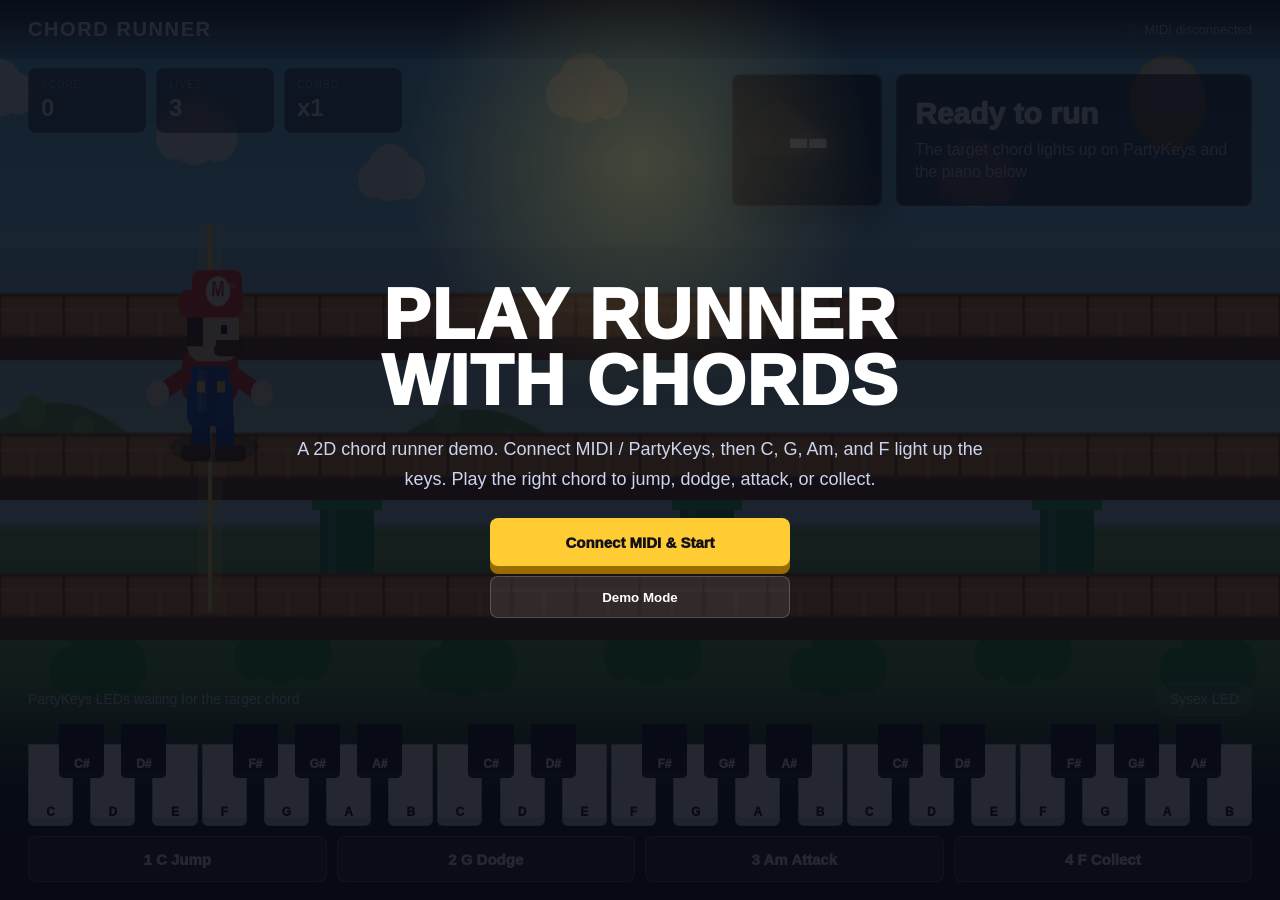
<file: partykeys-games/games/chord-runner/index.html>
<!DOCTYPE html>
<html lang="zh-CN">
<head>
  <meta charset="UTF-8">
  <meta name="viewport" content="width=device-width, initial-scale=1.0">
  <title>Chord Runner Reels Demo</title>
  <style>
    *{box-sizing:border-box}
    html,body{margin:0;min-height:100%;background:#10131f;color:#fff;font-family:Inter,Arial,"PingFang SC","Microsoft YaHei",sans-serif;overflow:hidden}
    body{display:flex;align-items:stretch;justify-content:stretch}
    .app{width:100vw;height:100vh;background:#151a28;position:relative;overflow:hidden}
    .topbar{position:absolute;left:0;right:0;top:0;z-index:5;display:flex;align-items:center;justify-content:space-between;padding:18px 28px;background:linear-gradient(180deg,rgba(4,7,16,.86),rgba(4,7,16,.18));pointer-events:none}
    .brand{font-size:20px;font-weight:900;letter-spacing:.08em;text-transform:uppercase}
    .midi{display:flex;align-items:center;gap:9px;font-size:13px;color:#c9d5ef;max-width:320px;white-space:nowrap;overflow:hidden;text-overflow:ellipsis}
    .dot{width:10px;height:10px;border-radius:99px;background:#536078;box-shadow:0 0 0 2px rgba(255,255,255,.1)}
    .dot.on{background:#1effa9;box-shadow:0 0 18px #1effa9}
    .dot.err{background:#ff4778;box-shadow:0 0 18px #ff4778}
    .hud{position:absolute;left:28px;top:68px;z-index:4;display:grid;grid-template-columns:repeat(3,118px);gap:10px;pointer-events:none}
    .hudBox{border:1px solid rgba(255,255,255,.16);background:rgba(12,16,30,.52);backdrop-filter:blur(10px);border-radius:8px;padding:10px 12px}
    .hudLabel{font-size:10px;color:#8fa1c4;text-transform:uppercase;letter-spacing:.09em}
    .hudVal{margin-top:4px;font-weight:900;font-size:24px;color:#fff}
    canvas{width:100%;height:100%;display:block;background:#7fd8ff}
    .prompt{position:absolute;right:28px;top:74px;z-index:4;width:min(520px,42vw);display:grid;grid-template-columns:150px 1fr;gap:14px;align-items:center;pointer-events:none}
    .chordCard{height:132px;border-radius:8px;background:rgba(6,10,22,.72);border:1px solid rgba(255,255,255,.25);display:grid;place-items:center;box-shadow:0 16px 42px rgba(0,0,0,.32)}
    .chordName{font-size:58px;font-weight:1000;line-height:1;color:#fff;text-shadow:0 0 26px currentColor}
    .actionCard{min-height:132px;border-radius:8px;background:rgba(6,10,22,.62);border:1px solid rgba(255,255,255,.18);padding:18px;display:flex;flex-direction:column;justify-content:center}
    .actionTitle{font-size:30px;font-weight:1000;line-height:1.05}
    .actionSub{margin-top:10px;font-size:16px;color:#c9d5ef;line-height:1.35}
    .bottom{position:absolute;left:0;right:0;bottom:0;z-index:6;padding:14px 28px 18px;background:linear-gradient(0deg,rgba(7,10,21,.98),rgba(7,10,21,.84),rgba(7,10,21,0));}
    .ledInfo{display:grid;grid-template-columns:1fr auto;gap:12px;align-items:center;margin-bottom:9px;font-size:14px;color:#d6e1f8}
    .ledPill{border:1px solid rgba(255,255,255,.18);border-radius:999px;padding:7px 12px;background:rgba(255,255,255,.08);white-space:nowrap}
    .piano{height:102px;display:flex;align-items:flex-end;gap:4px;touch-action:manipulation}
    .key{position:relative;flex:1;height:82px;border:1px solid rgba(0,0,0,.25);border-radius:0 0 6px 6px;background:#f5f8ff;color:#141927;box-shadow:inset 0 -7px 0 rgba(0,0,0,.12);font-weight:1000;font-size:12px;padding:0;cursor:pointer;transition:transform .08s,filter .08s,box-shadow .08s,outline .08s}
    .key.black{height:54px;background:#151a25;color:#fff;align-self:flex-start;margin-left:-18px;margin-right:-18px;z-index:2;border-radius:0 0 5px 5px;box-shadow:inset 0 -5px 0 rgba(255,255,255,.08)}
    .key.lit{filter:saturate(1.35) brightness(1.08);outline:4px solid rgba(255,255,255,.9);outline-offset:2px;box-shadow:0 0 34px var(--glow),0 0 70px var(--glow),inset 0 -6px 0 rgba(0,0,0,.18);z-index:4}
    .key.down{transform:translateY(4px)}
    .key span{position:absolute;left:0;right:0;bottom:6px;text-align:center;pointer-events:none}
    .controls{display:grid;grid-template-columns:repeat(4,1fr);gap:10px;margin-top:10px}
    .chordBtn{height:46px;border:1px solid rgba(255,255,255,.22);border-radius:8px;background:#222b3f;color:#fff;font-weight:1000;font-size:15px;cursor:pointer}
    .chordBtn.active{background:var(--btnBg);color:#101421;box-shadow:0 0 24px var(--btnGlow),inset 0 0 0 2px rgba(255,255,255,.78);border-color:rgba(255,255,255,.65)}
    .overlay{position:absolute;inset:0;z-index:10;background:radial-gradient(circle at 50% 18%,rgba(255,215,92,.2),transparent 24%),rgba(7,10,20,.88);display:flex;flex-direction:column;justify-content:center;align-items:center;text-align:center;padding:30px}
    .overlay h1{margin:0;font-size:70px;line-height:.95;font-weight:1000;letter-spacing:.02em;text-transform:uppercase}
    .overlay p{margin:20px 0 0;color:#cbd6ee;font-size:18px;line-height:1.65;max-width:720px}
    .startBtns{display:grid;gap:10px;margin-top:24px;width:100%;max-width:300px}
    .mainBtn{height:48px;border:0;border-radius:8px;background:#ffcc33;color:#141019;font-weight:1000;font-size:15px;cursor:pointer;box-shadow:0 8px 0 #996b00}
    .ghostBtn{height:42px;border:1px solid rgba(255,255,255,.2);border-radius:8px;background:rgba(255,255,255,.08);color:#fff;font-weight:900;cursor:pointer}
    .toast{position:absolute;left:50%;top:45%;z-index:7;transform:translate(-50%,-50%);font-size:78px;font-weight:1000;color:#fff;text-shadow:0 6px 30px rgba(0,0,0,.45);opacity:0;pointer-events:none}
    .toast.show{animation:pop .55s ease-out}
    @keyframes pop{0%{opacity:0;transform:translate(-50%,-50%) scale(.65)}22%{opacity:1;transform:translate(-50%,-50%) scale(1.06)}100%{opacity:0;transform:translate(-50%,-72%) scale(1)}}
    @media (max-width:760px){
      .topbar{padding:12px 14px}
      .brand{font-size:15px}
      .midi{max-width:170px;font-size:11px}
      .hud{left:12px;top:52px;grid-template-columns:repeat(3,minmax(0,1fr));gap:6px;width:calc(100vw - 24px)}
      .hudBox{padding:8px}
      .hudVal{font-size:19px}
      .prompt{left:12px;right:12px;top:142px;width:auto;grid-template-columns:88px minmax(0,1fr);gap:9px}
      .chordCard{height:82px}
      .chordName{font-size:38px}
      .actionCard{min-height:82px;padding:10px}
      .actionTitle{font-size:21px}
      .actionSub{font-size:12px}
      .bottom{padding:12px 10px 14px}
      .ledInfo{grid-template-columns:1fr;gap:6px;font-size:12px}
      .ledPill{justify-self:start}
      .piano{height:78px;gap:2px}
      .key{height:62px;font-size:10px}
      .key.black{height:42px;margin-left:-10px;margin-right:-10px}
      .controls{grid-template-columns:repeat(4,minmax(0,1fr));gap:6px}
      .chordBtn{height:40px;font-size:13px}
      .overlay{padding:22px}
      .overlay h1{font-size:42px}
      .overlay p{font-size:15px}
      .toast{font-size:48px}
    }
  </style>
</head>
<body>
  <main class="app">
    <canvas id="game" width="1280" height="720"></canvas>

    <div class="topbar">
      <div class="brand">Chord Runner</div>
      <div class="midi"><span class="dot" id="midiDot"></span><span id="midiText">MIDI disconnected</span></div>
    </div>

    <section class="hud">
      <div class="hudBox"><div class="hudLabel">Score</div><div class="hudVal" id="score">0</div></div>
      <div class="hudBox"><div class="hudLabel">Lives</div><div class="hudVal" id="lives">3</div></div>
      <div class="hudBox"><div class="hudLabel">Combo</div><div class="hudVal" id="combo">x1</div></div>
    </section>

    <section class="prompt">
      <div class="chordCard"><div class="chordName" id="chordName">--</div></div>
      <div class="actionCard">
        <div class="actionTitle" id="actionTitle">Ready to run</div>
        <div class="actionSub" id="actionSub">The target chord lights up on PartyKeys and the piano below</div>
      </div>
    </section>

    <div class="toast" id="toast">GOOD</div>

    <section class="bottom">
      <div class="ledInfo">
        <div id="ledText">PartyKeys LEDs waiting for the target chord</div>
        <div class="ledPill" id="latencyText">Sysex LED</div>
      </div>
      <div class="piano" id="piano"></div>
      <div class="controls" id="controls"></div>
    </section>

    <section class="overlay" id="overlay">
      <h1>Play Runner<br>with Chords</h1>
      <p>A 2D chord runner demo. Connect MIDI / PartyKeys, then C, G, Am, and F light up the keys. Play the right chord to jump, dodge, attack, or collect.</p>
      <div class="startBtns">
        <button class="mainBtn" id="startMidi">Connect MIDI & Start</button>
        <button class="ghostBtn" id="startDemo">Demo Mode</button>
      </div>
    </section>
  </main>

  <script>
    const canvas = document.getElementById('game');
    const ctx = canvas.getContext('2d');
    const W = canvas.width;
    const H = canvas.height;
    const PLAYER_X = 210;
    const SPAWN_X = W + 120;
    const PROMPT_X = W - 310;
    const MISS_X = PLAYER_X - 42;
    const LANES = [236, 348, 460];
    const KEY_BASE = 48;
    const NOTE_NAMES = ['C','C#','D','D#','E','F','F#','G','G#','A','A#','B'];
    const KEY_IS_BLACK = [false,true,false,true,false,false,true,false,true,false,true,false];
    const DEFAULT_COLORS = [
      '#FF9D02','#FB8A02','#F87D01','#F57200','#F36500','#EF5500',
      '#F14A00','#F33F00','#F53400','#F82800','#FA1E00','#FC1200',
      '#FC0B17','#FC0A32','#FC094B','#FB0768','#FB0582','#F902A7',
      '#EA02B3','#D502B7','#BC01BD','#A301C2','#8B01C8','#7400CC',
      '#5901CB','#4B03BC','#3F04AF','#3206A0','#230790','#150981',
      '#161C80','#1E3387','#264C8F','#306797','#38809E','#47ABAB'
    ];
    const CHORDS = {
      C:  { pc:[0,4,7],  keys:[12,16,19], rgb:[255,236,96], action:'Jump', sub:'Clear the brick barrier', kind:'barrier', hotkey:'1' },
      G:  { pc:[7,11,2], keys:[19,23,26], rgb:[0,229,255], action:'Dodge', sub:'A wall blocks the lane. Move to safety', kind:'switch', hotkey:'2' },
      Am: { pc:[9,0,4],  keys:[21,24,28], rgb:[255,82,166], action:'Attack', sub:'Knock out the spiky blocker', kind:'enemy', hotkey:'3' },
      F:  { pc:[5,9,0],  keys:[17,21,24], rgb:[50,255,143], action:'Collect', sub:'Grab the glowing coin', kind:'coin', hotkey:'4' }
    };
    const CHORD_ORDER = ['C','G','Am','F'];

    let midiIn = null;
    let midiOut = null;
    let demoMode = false;
    let heldNotes = new Set();
    let ledState = Array.from({length:36}, () => [0,0,0]);
    let lastT = 0;
    let loopTimer = null;
    let audioCtx = null;

    const state = {
      running:false, over:false, lane:1, targetLane:1, runnerY:0, jump:0, attack:0, collect:0,
      score:0, combo:0, lives:3, speed:240, spawn:700, seq:0, shake:0, flash:0,
      objects:[], particles:[], current:null, bg:0
    };

    function hexToRgb(hex){
      return [parseInt(hex.slice(1,3),16),parseInt(hex.slice(3,5),16),parseInt(hex.slice(5,7),16)];
    }
    function encCh(v){ return [Math.floor(v/128), v % 128]; }
    function buildCmd15(groups){
      const hdr = [0xF0,0x05,0x30,0x7F,0x7F,0x20,0x00,0x15,groups.length];
      const body = [];
      groups.forEach(g => body.push(...encCh(g.r),...encCh(g.g),...encCh(g.b),g.keys.length,...g.keys));
      return new Uint8Array([...hdr,...body,0xF7]);
    }
    function sendLedMode(){
      if (midiOut) midiOut.send([0xF0,0x05,0x30,0x7F,0x7F,0x20,0x00,0x0F,0x01,0xF7]);
    }
    function ledOff(){
      if (midiOut) midiOut.send([0xF0,0x05,0x30,0x7F,0x7F,0x20,0x00,0x71,0x00,0xF7]);
      ledState = ledState.map(() => [0,0,0]);
      updatePiano();
    }
    function ledDefault(){
      const groups = DEFAULT_COLORS.map((hex,i) => {
        const [r,g,b] = hexToRgb(hex);
        return {r,g,b,keys:[i]};
      });
      if (midiOut) midiOut.send(buildCmd15(groups));
      ledState = DEFAULT_COLORS.map(hexToRgb);
      updatePiano();
    }
    function highlightChord(name){
      const chord = CHORDS[name];
      if (!chord) return;
      const [r,g,b] = chord.rgb;
      if (midiOut) {
        midiOut.send([0xF0,0x05,0x30,0x7F,0x7F,0x20,0x00,0x71,0x00,0xF7]);
        midiOut.send(buildCmd15([{r,g,b,keys:chord.keys}]));
      }
      ledState = ledState.map((_,i) => chord.keys.includes(i) ? [r,g,b] : [0,0,0]);
      updatePiano();
      document.getElementById('ledText').textContent = `${name} LED: keys [${chord.keys.join(', ')}] / RGB(${r}, ${g}, ${b})`;
    }
    function ledFlash(r,g,b){
      if (midiOut) midiOut.send(buildCmd15([{r,g,b,keys:[...Array(36).keys()]}]));
      ledState = ledState.map(() => [r,g,b]);
      updatePiano();
      window.setTimeout(() => state.current ? highlightChord(state.current.chord) : ledOff(), 220);
    }

    async function connectMIDI(){
      if (!navigator.requestMIDIAccess) {
        setMidiStatus('Web MIDI not supported','err');
        return false;
      }
      try {
        const access = await navigator.requestMIDIAccess({ sysex:true });
        setupPorts(access);
        access.onstatechange = () => setupPorts(access);
        return Boolean(midiIn || midiOut);
      } catch (err) {
        setMidiStatus('MIDI permission denied','err');
        return false;
      }
    }
    function setupPorts(access){
      midiIn = null;
      midiOut = null;
      for (const p of access.inputs.values()) {
        if ((p.name || '').toLowerCase().includes('partykeys') || !midiIn) midiIn = p;
      }
      for (const p of access.outputs.values()) {
        if ((p.name || '').toLowerCase().includes('partykeys') || !midiOut) midiOut = p;
      }
      if (midiIn) midiIn.onmidimessage = onMidiMessage;
      if (midiOut) {
        sendLedMode();
        ledOff();
      }
      setMidiStatus(midiIn || midiOut ? (midiOut?.name || midiIn?.name || 'MIDI connected') : 'MIDI disconnected', midiIn || midiOut ? 'on' : '');
    }
    function setMidiStatus(text, cls){
      document.getElementById('midiText').textContent = text.slice(0,20);
      document.getElementById('midiDot').className = `dot ${cls || ''}`.trim();
    }
    function onMidiMessage(e){
      const [st,note,vel] = e.data;
      const type = st & 0xF0;
      if (type === 0x90 && vel > 0) {
        heldNotes.add(note);
        playClick(note);
        checkChord();
      } else if (type === 0x80 || (type === 0x90 && vel === 0)) {
        heldNotes.delete(note);
      }
    }
    function checkChord(){
      const pcs = new Set([...heldNotes].map(n => n % 12));
      for (const name of CHORD_ORDER) {
        if (CHORDS[name].pc.every(pc => pcs.has(pc))) {
          playChord(name);
          return;
        }
      }
    }

    function trackY(lane){
      const low = Math.floor(lane);
      const high = Math.ceil(lane);
      const t = lane - low;
      return LANES[low] + (LANES[high] - LANES[low]) * t;
    }
    function reset(){
      state.running = true;
      state.over = false;
      state.lane = 1;
      state.targetLane = 1;
      state.runnerY = 0;
      state.jump = 0;
      state.attack = 0;
      state.collect = 0;
      state.score = 0;
      state.combo = 0;
      state.lives = 3;
      state.speed = 240;
      state.spawn = 820;
      state.seq = 0;
      state.shake = 0;
      state.flash = 0;
      state.objects = [];
      state.particles = [];
      state.current = null;
      updateHud();
      setPrompt(null);
      ledOff();
      document.getElementById('overlay').style.display = 'none';
      lastT = Date.now();
      if (loopTimer) clearInterval(loopTimer);
      loopTimer = setInterval(loop, 16);
    }
    function spawnObject(){
      const chord = CHORD_ORDER[state.seq % CHORD_ORDER.length];
      const def = CHORDS[chord];
      let lane = Math.round(state.targetLane);
      let safeLane = lane;
      if (def.kind === 'switch') {
        const choices = [lane - 1, lane + 1].filter(n => n >= 0 && n <= 2);
        safeLane = choices[(state.seq + Math.floor(Math.random() * choices.length)) % choices.length];
      }
      state.objects.push({ chord, kind:def.kind, lane, safeLane, x:SPAWN_X, done:false, missed:false, prompted:false, id:Date.now()+Math.random() });
      state.seq++;
      state.speed = Math.min(340, state.speed + 3.2);
    }
    function setPrompt(obj){
      const chordName = document.getElementById('chordName');
      const actionTitle = document.getElementById('actionTitle');
      const actionSub = document.getElementById('actionSub');
      if (!obj) {
        chordName.textContent = '--';
        chordName.style.color = '#fff';
        actionTitle.textContent = 'Watch the next obstacle';
        actionSub.textContent = demoMode ? 'Use 1/2/3/4 to trigger C/G/Am/F in demo mode' : 'Play the glowing chord to make the move';
        document.getElementById('ledText').textContent = 'PartyKeys LEDs waiting for the target chord';
        markActiveButtons(null);
        return;
      }
      const chord = CHORDS[obj.chord];
      chordName.textContent = obj.chord;
      chordName.style.color = `rgb(${chord.rgb.join(',')})`;
      actionTitle.textContent = `${obj.chord} = ${chord.action}`;
      const route = obj.kind === 'switch' ? ` · Move ${obj.safeLane < obj.lane ? 'up' : 'down'} to the safe lane` : '';
      actionSub.textContent = `${chord.sub}${route} · Press lit keys: ${chord.keys.map(i => NOTE_NAMES[i % 12]).join(' + ')}`;
      highlightChord(obj.chord);
      markActiveButtons(obj.chord);
    }
    function playChord(name){
      if (!state.running || state.over) return;
      const obj = state.current;
      if (!obj || obj.done || obj.missed) {
        showToast(name, '#d9e2ff');
        return;
      }
      if (name !== obj.chord) {
        crash(`Need ${obj.chord}`);
        ledFlash(255,30,74);
        return;
      }
      obj.done = true;
      state.current = null;
      state.combo++;
      state.score += 120 * Math.max(1,state.combo);
      doAction(obj);
      burst(obj.x, trackY(obj.lane) - 40, CHORDS[name].rgb, 18);
      showToast(CHORDS[name].action, `rgb(${CHORDS[name].rgb.join(',')})`);
      ledFlash(42,255,156);
      playSuccess(name);
      updateHud();
      setPrompt(null);
    }
    function doAction(obj){
      if (obj.kind === 'barrier') state.jump = .72;
      if (obj.kind === 'switch') state.targetLane = obj.safeLane;
      if (obj.kind === 'enemy') state.attack = .42;
      if (obj.kind === 'coin') state.collect = .55;
    }
    function crash(msg){
      state.combo = 0;
      state.lives--;
      state.shake = .34;
      state.flash = .18;
      showToast(msg || 'Crash', '#ff4778');
      playBad();
      updateHud();
      if (state.lives <= 0) endGame();
    }
    function endGame(){
      state.running = false;
      state.over = true;
      ledFlash(255,20,80);
      const overlay = document.getElementById('overlay');
      overlay.style.display = 'flex';
      overlay.querySelector('h1').innerHTML = 'Game<br>Over';
      overlay.querySelector('p').textContent = `Score: ${state.score.toLocaleString()}. Try another run and make the shot cleaner.`;
      document.getElementById('startMidi').textContent = 'Reconnect MIDI & Start';
      document.getElementById('startDemo').textContent = 'Run Demo Again';
    }
    function loop(){
      const now = Date.now();
      const dt = Math.min(.04, (now - lastT) / 1000 || .016);
      lastT = now;
      if (state.running) update(dt);
      draw();
    }
    function update(dt){
      state.bg += state.speed * dt;
      state.spawn -= dt * 1000;
      if (state.spawn <= 0 && state.objects.length === 0 && !state.current) {
        spawnObject();
        state.spawn = Math.max(1080, 1920 - state.seq * 18);
      }
      state.lane += (state.targetLane - state.lane) * Math.min(1, dt * 8);
      state.runnerY = state.jump > 0 ? -Math.sin((state.jump / .72) * Math.PI) * 78 : 0;
      state.jump = Math.max(0, state.jump - dt);
      state.attack = Math.max(0, state.attack - dt);
      state.collect = Math.max(0, state.collect - dt);
      state.shake = Math.max(0, state.shake - dt);
      state.flash = Math.max(0, state.flash - dt);
      for (const obj of state.objects) {
        if (!obj.done && !obj.missed) obj.x -= state.speed * dt;
        if (!obj.prompted && obj.x < PROMPT_X) {
          obj.prompted = true;
          state.current = obj;
          setPrompt(obj);
          playPrompt();
        }
        if (obj === state.current && !obj.done && !obj.missed && obj.x < MISS_X) {
          obj.missed = true;
          if (state.current === obj) {
            state.current = null;
            setPrompt(null);
          }
          crash(`${obj.chord} missed`);
        }
      }
      state.objects = state.objects.filter(o => !o.done && o.x > -140 && !(o.missed && o.x < PLAYER_X - 110));
      state.particles.forEach(p => { p.x += p.vx * dt; p.y += p.vy * dt; p.vy += 280 * dt; p.life -= dt; });
      state.particles = state.particles.filter(p => p.life > 0);
    }
    function draw(){
      ctx.save();
      if (state.shake > 0) ctx.translate((Math.random()-.5)*10, (Math.random()-.5)*8);
      drawScene();
      drawObjects();
      drawRunner();
      drawParticles();
      if (state.flash > 0) {
        ctx.fillStyle = `rgba(255,30,84,${state.flash * 1.8})`;
        ctx.fillRect(0,0,W,H);
      }
      ctx.restore();
    }
    function drawScene(){
      const sky = ctx.createLinearGradient(0,0,0,H);
      sky.addColorStop(0,'#64cfff');
      sky.addColorStop(.58,'#b8f1ff');
      sky.addColorStop(.59,'#6fc65f');
      sky.addColorStop(1,'#378044');
      ctx.fillStyle = sky;
      ctx.fillRect(0,0,W,H);

      ctx.fillStyle = '#fff4a7';
      ctx.beginPath(); ctx.arc(W - 112,82,38,0,Math.PI*2); ctx.fill();
      for (let i=0;i<8;i++) drawCloud((120+i*195-state.bg*.16)%(W+260)-120, 70 + (i%3)*34, 23 + (i%2)*5);

      drawHill((120-state.bg*.28)%(W+260)-160, 365, 190, 86, '#5caf55', '#74d16b');
      drawHill((520-state.bg*.22)%(W+320)-160, 380, 230, 105, '#4aa24a', '#65c464');
      drawBushes();
      drawPipes();

      ctx.fillStyle = 'rgba(9,29,42,.10)';
      ctx.fillRect(0,LANES[0]-38,W,LANES[2]-LANES[0]+86);
      for (let i=0;i<LANES.length;i++) drawPlatformLane(i);

      ctx.fillStyle = 'rgba(255,238,110,.22)';
      ctx.fillRect(PLAYER_X - 12, LANES[0]-56, 24, LANES[2]-LANES[0]+86);
      ctx.strokeStyle = '#ffe66f';
      ctx.lineWidth = 4;
      ctx.beginPath();
      ctx.moveTo(PLAYER_X, LANES[0]-56);
      ctx.lineTo(PLAYER_X, LANES[2]+30);
      ctx.stroke();
    }
    function drawCloud(x,y,r){
      ctx.fillStyle = 'rgba(255,255,255,.86)';
      ctx.beginPath(); ctx.arc(x,y,r,0,Math.PI*2); ctx.fill();
      ctx.beginPath(); ctx.arc(x+r*.8,y+5,r*.72,0,Math.PI*2); ctx.fill();
      ctx.beginPath(); ctx.arc(x-r*.75,y+6,r*.64,0,Math.PI*2); ctx.fill();
    }
    function drawHill(x,base,w,h,body,spots){
      ctx.fillStyle = body;
      ctx.beginPath();
      ctx.moveTo(x,base);
      ctx.quadraticCurveTo(x+w/2,base-h,x+w,base);
      ctx.closePath();
      ctx.fill();
      ctx.fillStyle = spots;
      ctx.beginPath(); ctx.arc(x+w*.38,base-h*.42,13,0,Math.PI*2); ctx.fill();
      ctx.beginPath(); ctx.arc(x+w*.65,base-h*.26,10,0,Math.PI*2); ctx.fill();
    }
    function drawBushes(){
      ctx.fillStyle = '#2f9a45';
      for (let i=0;i<9;i++) {
        const x = (i*185 - state.bg*.55) % (W+220) - 90;
        const y = 520 + (i%2)*10;
        ctx.beginPath(); ctx.arc(x,y,28,0,Math.PI*2); ctx.fill();
        ctx.beginPath(); ctx.arc(x+30,y+3,22,0,Math.PI*2); ctx.fill();
        ctx.beginPath(); ctx.arc(x-28,y+6,18,0,Math.PI*2); ctx.fill();
      }
    }
    function drawPipes(){
      for (let i=0;i<4;i++) {
        const x = (430 + i*360 - state.bg*.72) % (W+220) - 110;
        const y = LANES[2] + 6;
        ctx.fillStyle = '#16994a';
        ctx.fillRect(x,y-64,54,64);
        ctx.fillStyle = '#22c45e';
        ctx.fillRect(x-8,y-80,70,22);
        ctx.fillStyle = 'rgba(255,255,255,.22)';
        ctx.fillRect(x+8,y-58,8,52);
      }
    }
    function drawPlatformLane(index){
      const y = LANES[index];
      ctx.fillStyle = index === Math.round(state.lane) ? 'rgba(255,238,112,.18)' : 'rgba(255,255,255,.06)';
      ctx.fillRect(0,y-58,W,74);
      for (let x = -64 + ((-state.bg * (1 + index*.05)) % 64); x < W+64; x += 64) {
        ctx.fillStyle = '#d9853a';
        ctx.fillRect(x,y,64,34);
        ctx.strokeStyle = '#9e5625';
        ctx.lineWidth = 3;
        ctx.strokeRect(x,y,64,34);
        ctx.strokeStyle = 'rgba(255,225,134,.35)';
        ctx.beginPath(); ctx.moveTo(x,y+12); ctx.lineTo(x+64,y+12); ctx.stroke();
        ctx.beginPath(); ctx.moveTo(x+32,y+12); ctx.lineTo(x+32,y+34); ctx.stroke();
      }
      ctx.fillStyle = '#6b3d1d';
      ctx.fillRect(0,y+34,W,18);
    }
    function drawObjects(){
      const sorted = [...state.objects].sort((a,b) => trackY(a.lane) - trackY(b.lane));
      sorted.forEach(obj => {
        const x = obj.x;
        const y = trackY(obj.lane);
        const s = 1;
        ctx.save();
        ctx.translate(x,y);
        ctx.scale(s,s);
        if (obj.kind === 'barrier') drawBarrier(obj.chord);
        if (obj.kind === 'switch') drawSwitch(obj);
        if (obj.kind === 'enemy') drawEnemy(obj.chord);
        if (obj.kind === 'coin') drawCoins(obj.chord);
        ctx.restore();
      });
    }
    function labelChord(chord){
      ctx.fillStyle = '#121621';
      ctx.font = '900 21px Arial';
      ctx.textAlign = 'center';
      ctx.textBaseline = 'middle';
      ctx.fillText(chord,0,-7);
    }
    function drawBarrier(chord){
      ctx.fillStyle = 'rgba(0,0,0,.22)';
      ctx.beginPath(); ctx.ellipse(0,4,46,10,0,0,Math.PI*2); ctx.fill();
      ctx.fillStyle = '#db7132';
      ctx.fillRect(-48,-50,96,50);
      ctx.fillStyle = '#f59a45';
      ctx.fillRect(-42,-92,84,42);
      ctx.fillStyle = '#8f3d1f';
      ctx.fillRect(-48,-50,96,8);
      ctx.strokeStyle = 'rgba(255,226,144,.5)';
      ctx.lineWidth = 3;
      for (let y=-84;y<-8;y+=20) {
        ctx.beginPath(); ctx.moveTo(-42,y); ctx.lineTo(42,y); ctx.stroke();
      }
      for (let x=-20;x<=20;x+=40) {
        ctx.beginPath(); ctx.moveTo(x,-92); ctx.lineTo(x,0); ctx.stroke();
      }
      ctx.fillStyle = '#fff7a8';
      ctx.font = '900 26px Arial';
      ctx.textAlign = 'center';
      ctx.fillText(chord,0,-58);
    }
    function drawSwitch(obj){
      const dir = obj.safeLane < obj.lane ? -1 : 1;
      ctx.fillStyle = 'rgba(0,0,0,.22)';
      ctx.beginPath(); ctx.ellipse(0,4,58,11,0,0,Math.PI*2); ctx.fill();
      ctx.fillStyle = '#254d66';
      ctx.fillRect(-54,-96,108,96);
      ctx.fillStyle = '#2f7b9b';
      ctx.fillRect(-44,-86,88,78);
      ctx.fillStyle = '#172837';
      ctx.fillRect(-54,-8,108,8);
      ctx.strokeStyle = '#85eaff';
      ctx.lineWidth = 6;
      ctx.beginPath();
      ctx.moveTo(-22,-48);
      ctx.lineTo(22,-48);
      ctx.lineTo(22,-48 + dir * 32);
      ctx.stroke();
      ctx.fillStyle = '#85eaff';
      ctx.beginPath();
      ctx.moveTo(22,-48 + dir * 44);
      ctx.lineTo(4,-48 + dir * 24);
      ctx.lineTo(40,-48 + dir * 24);
      ctx.closePath();
      ctx.fill();
      ctx.fillStyle = '#ffffff';
      ctx.font = '900 27px Arial';
      ctx.textAlign = 'center';
      ctx.fillText(obj.chord,0,-58);
    }
    function drawEnemy(chord){
      ctx.fillStyle = 'rgba(0,0,0,.24)';
      ctx.beginPath(); ctx.ellipse(0,4,48,11,0,0,Math.PI*2); ctx.fill();
      ctx.fillStyle = '#ff3f5f';
      ctx.beginPath();
      ctx.moveTo(-46,-58);
      ctx.lineTo(-30,-78);
      ctx.lineTo(-14,-60);
      ctx.lineTo(0,-86);
      ctx.lineTo(15,-60);
      ctx.lineTo(31,-78);
      ctx.lineTo(46,-58);
      ctx.lineTo(40,-8);
      ctx.quadraticCurveTo(0,12,-40,-8);
      ctx.closePath();
      ctx.fill();
      ctx.fillStyle = '#b61231';
      ctx.fillRect(-38,-24,76,20);
      ctx.fillStyle = '#fff3c7';
      ctx.beginPath(); ctx.arc(-17,-43,12,0,Math.PI*2); ctx.fill();
      ctx.beginPath(); ctx.arc(17,-43,12,0,Math.PI*2); ctx.fill();
      ctx.fillStyle = '#101827';
      ctx.fillRect(-20,-45,7,9);
      ctx.fillRect(14,-45,7,9);
      ctx.fillStyle = '#fff3c7';
      for (let x=-26;x<=26;x+=13) {
        ctx.beginPath();
        ctx.moveTo(x,-19);
        ctx.lineTo(x+7,-5);
        ctx.lineTo(x+14,-19);
        ctx.closePath();
        ctx.fill();
      }
      ctx.fillStyle = '#fff';
      ctx.font = '900 23px Arial';
      ctx.textAlign = 'center';
      ctx.fillText(chord,0,-64);
    }
    function drawCoins(chord){
      ctx.fillStyle = 'rgba(0,0,0,.16)';
      ctx.beginPath(); ctx.ellipse(0,4,48,9,0,0,Math.PI*2); ctx.fill();
      const coin = ctx.createRadialGradient(-12,-66,6,0,-54,42);
      coin.addColorStop(0,'#fff8a8');
      coin.addColorStop(.42,'#ffd84a');
      coin.addColorStop(1,'#d99516');
      ctx.fillStyle = coin;
      ctx.beginPath(); ctx.arc(0,-54,38,0,Math.PI*2); ctx.fill();
      ctx.strokeStyle = '#8f5b0f';
      ctx.lineWidth = 6;
      ctx.stroke();
      ctx.strokeStyle = 'rgba(255,255,255,.58)';
      ctx.lineWidth = 4;
      ctx.beginPath(); ctx.arc(-7,-62,18,Math.PI*.78,Math.PI*1.35); ctx.stroke();
      ctx.fillStyle = '#7b4b0b';
      ctx.font = '1000 30px Arial';
      ctx.textAlign = 'center';
      ctx.textBaseline = 'middle';
      ctx.fillText(chord,0,-53);
    }
    function drawRunner(){
      const y = trackY(state.lane) + state.runnerY;
      const x = PLAYER_X;
      const run = state.running ? Math.sin(state.bg * .075) : 0;
      ctx.save();
      ctx.translate(x,y);
      if (state.attack > 0) ctx.rotate(Math.sin(state.attack * 36) * .16);

      ctx.fillStyle = 'rgba(0,0,0,.28)';
      ctx.beginPath(); ctx.ellipse(4,10,45,12,0,0,Math.PI*2); ctx.fill();

      // Legs and shoes behind the body.
      ctx.fillStyle = '#184aa9';
      ctx.beginPath(); ctx.roundRect(-18,-18-run*5,18,32,5); ctx.fill();
      ctx.beginPath(); ctx.roundRect(6,-18+run*5,18,32,5); ctx.fill();
      ctx.fillStyle = '#5b351e';
      ctx.beginPath(); ctx.roundRect(-29,8-run*5,30,13,5); ctx.fill();
      ctx.beginPath(); ctx.roundRect(5,8+run*5,31,13,5); ctx.fill();

      // Overalls and shirt.
      ctx.fillStyle = '#e73828';
      ctx.beginPath(); ctx.roundRect(-28,-68,56,42,12); ctx.fill();
      ctx.fillStyle = '#1f67d6';
      ctx.beginPath(); ctx.roundRect(-23,-55,46,48,8); ctx.fill();
      ctx.fillStyle = '#1850b5';
      ctx.fillRect(-8,-55,16,48);
      ctx.fillStyle = '#ffd75d';
      ctx.fillRect(-13,-43,8,9);
      ctx.fillRect(7,-43,8,9);

      // Arms and gloves.
      ctx.strokeStyle = '#e73828';
      ctx.lineWidth = 14;
      ctx.lineCap = 'round';
      ctx.beginPath(); ctx.moveTo(-25,-47); ctx.lineTo(-47,-35-run*10); ctx.stroke();
      ctx.beginPath(); ctx.moveTo(25,-47); ctx.lineTo(47,state.attack > 0 ? -83 : -35+run*10); ctx.stroke();
      ctx.fillStyle = '#fff6df';
      ctx.beginPath(); ctx.arc(-52,-33-run*10,11,0,Math.PI*2); ctx.fill();
      ctx.beginPath(); ctx.arc(52,state.attack > 0 ? -86 : -33+run*10,11,0,Math.PI*2); ctx.fill();

      // Head, hair, hat, and face.
      ctx.fillStyle = '#ffd8a8';
      ctx.beginPath(); ctx.roundRect(-23,-103,52,44,14); ctx.fill();
      ctx.fillStyle = '#5b2d18';
      ctx.fillRect(-23,-95,16,24);
      ctx.fillRect(6,-76,28,8);
      ctx.fillStyle = '#ff3d2e';
      ctx.beginPath(); ctx.roundRect(-31,-116,64,22,8); ctx.fill();
      ctx.beginPath(); ctx.roundRect(-18,-132,50,28,8); ctx.fill();
      ctx.fillStyle = '#fff7e8';
      ctx.beginPath(); ctx.arc(8,-115,12,0,Math.PI*2); ctx.fill();
      ctx.fillStyle = '#d5221e';
      ctx.font = '900 16px Arial';
      ctx.textAlign = 'center';
      ctx.textBaseline = 'middle';
      ctx.fillText('M',8,-115);
      ctx.fillStyle = '#101827';
      ctx.fillRect(11,-88,6,7);
      ctx.fillStyle = '#6b351b';
      ctx.beginPath(); ctx.roundRect(4,-73,28,10,5); ctx.fill();
      ctx.fillStyle = 'rgba(255,255,255,.22)';
      ctx.fillRect(-12,-52,9,33);
      ctx.fillRect(-2,-122,28,5);

      if (state.collect > 0) {
        ctx.strokeStyle = 'rgba(54,255,155,.82)';
        ctx.lineWidth = 5;
        ctx.beginPath(); ctx.arc(0,-58,74 + Math.sin(state.collect*20)*8,0,Math.PI*2); ctx.stroke();
      }
      ctx.restore();
    }
    function drawParticles(){
      state.particles.forEach(p => {
        ctx.fillStyle = `rgba(${p.rgb[0]},${p.rgb[1]},${p.rgb[2]},${Math.max(0,p.life/.75)})`;
        ctx.beginPath();
        ctx.arc(p.x,p.y,p.r,0,Math.PI*2);
        ctx.fill();
      });
    }
    function burst(x,y,rgb,count){
      for (let i=0;i<count;i++) {
        const a = Math.random() * Math.PI * 2;
        const sp = 60 + Math.random() * 180;
        state.particles.push({x,y,vx:Math.cos(a)*sp,vy:Math.sin(a)*sp-40,r:3+Math.random()*4,life:.4+Math.random()*.42,rgb});
      }
    }
    function updateHud(){
      document.getElementById('score').textContent = state.score.toLocaleString();
      document.getElementById('lives').textContent = state.lives;
      document.getElementById('combo').textContent = 'x' + Math.max(1,state.combo);
    }
    function showToast(text,color){
      const el = document.getElementById('toast');
      el.textContent = text;
      el.style.color = color;
      el.classList.remove('show');
      void el.offsetWidth;
      el.classList.add('show');
    }
    function initAudio(){
      if (!audioCtx) {
        const Ctx = window.AudioContext || window.webkitAudioContext;
        if (Ctx) audioCtx = new Ctx();
      }
      if (audioCtx && audioCtx.state === 'suspended') audioCtx.resume();
    }
    function tone(freq,dur,gain,type='sine',delay=0){
      if (!audioCtx) return;
      const t = audioCtx.currentTime + delay;
      const osc = audioCtx.createOscillator();
      const amp = audioCtx.createGain();
      osc.type = type;
      osc.frequency.value = freq;
      amp.gain.setValueAtTime(.0001,t);
      amp.gain.exponentialRampToValueAtTime(gain,t+.015);
      amp.gain.exponentialRampToValueAtTime(.0001,t+dur);
      osc.connect(amp).connect(audioCtx.destination);
      osc.start(t);
      osc.stop(t+dur+.04);
    }
    function noteFreq(note){ return 440 * Math.pow(2,(note-69)/12); }
    function playClick(note){ tone(noteFreq(note),.055,.035,'triangle'); }
    function playPrompt(){ tone(880,.055,.035,'square'); tone(1320,.07,.025,'square',.055); }
    function playSuccess(name){
      CHORDS[name].keys.forEach((k,i) => tone(noteFreq(KEY_BASE+k),.28,.04,'triangle',i*.035));
    }
    function playBad(){ tone(145,.18,.06,'sawtooth'); tone(92,.22,.045,'sawtooth',.08); }

    function buildPiano(){
      const piano = document.getElementById('piano');
      for (let i=0;i<36;i++) {
        const btn = document.createElement('button');
        btn.className = 'key' + (KEY_IS_BLACK[i%12] ? ' black' : '');
        btn.id = 'key' + i;
        btn.type = 'button';
        btn.dataset.note = String(KEY_BASE + i);
        btn.innerHTML = `<span>${NOTE_NAMES[i%12]}</span>`;
        btn.addEventListener('pointerdown', () => virtualNote(KEY_BASE + i, btn));
        piano.appendChild(btn);
      }
      const controls = document.getElementById('controls');
      CHORD_ORDER.forEach(name => {
        const def = CHORDS[name];
        const btn = document.createElement('button');
        btn.className = 'chordBtn';
        btn.type = 'button';
        btn.id = 'btn' + name;
        btn.style.setProperty('--btnGlow', `rgba(${def.rgb.join(',')},.72)`);
        btn.style.setProperty('--btnBg', `rgb(${def.rgb.join(',')})`);
        btn.textContent = `${def.hotkey}  ${name} ${def.action}`;
        btn.addEventListener('click', () => simulateChord(name));
        controls.appendChild(btn);
      });
      updatePiano();
    }
    function updatePiano(){
      for (let i=0;i<36;i++) {
        const el = document.getElementById('key' + i);
        if (!el) continue;
        const [r,g,b] = ledState[i];
        const lit = r + g + b > 35;
        el.classList.toggle('lit', lit);
        el.style.background = lit ? `rgb(${r},${g},${b})` : '';
        el.style.setProperty('--glow', `rgba(${r},${g},${b},.78)`);
      }
    }
    function markActiveButtons(name){
      CHORD_ORDER.forEach(n => document.getElementById('btn'+n).classList.toggle('active', n === name));
    }
    function virtualNote(note, el){
      initAudio();
      heldNotes.add(note);
      el.classList.add('down');
      playClick(note);
      checkChord();
      window.setTimeout(() => {
        heldNotes.delete(note);
        el.classList.remove('down');
      }, 360);
    }
    function simulateChord(name){
      initAudio();
      CHORDS[name].keys.forEach(i => heldNotes.add(KEY_BASE+i));
      checkChord();
      window.setTimeout(() => CHORDS[name].keys.forEach(i => heldNotes.delete(KEY_BASE+i)), 140);
    }

    document.getElementById('startMidi').addEventListener('click', async () => {
      initAudio();
      demoMode = false;
      await connectMIDI();
      reset();
    });
    document.getElementById('startDemo').addEventListener('click', () => {
      initAudio();
      demoMode = true;
      reset();
    });
    document.addEventListener('keydown', e => {
      const found = CHORD_ORDER.find(name => CHORDS[name].hotkey === e.key);
      if (found) simulateChord(found);
      if (e.code === 'Space' && !state.running) {
        demoMode = true;
        initAudio();
        reset();
      }
    });

    buildPiano();
    window.__chordRunnerState = state;
    draw();
  </script>
</body>
</html>
</file>
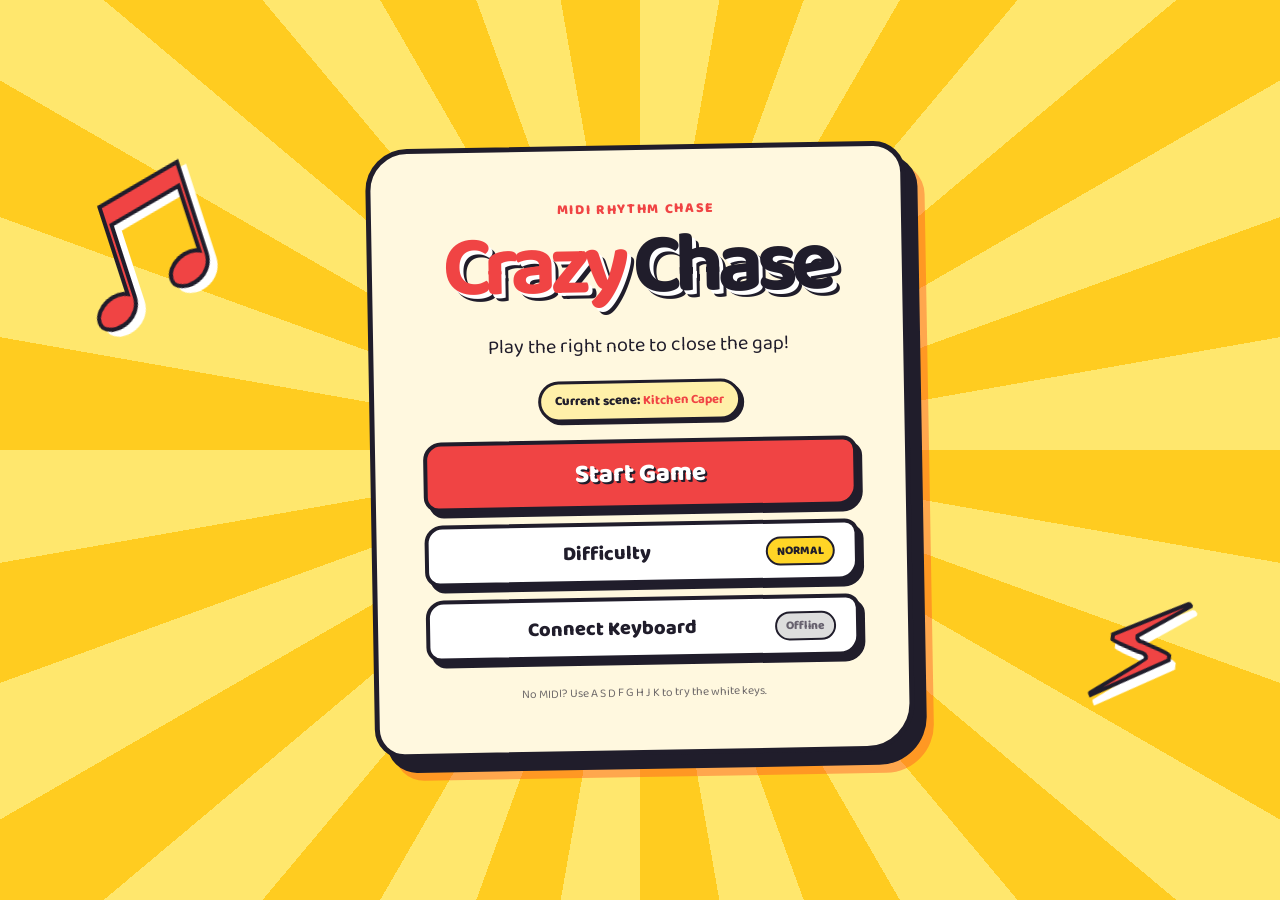
<file: partykeys-games/games/crazy-chase/index.html>
<!doctype html>
<html lang="en">
  <head>
    <meta charset="UTF-8" />
    <meta name="viewport" content="width=device-width, initial-scale=1.0" />
    <meta name="theme-color" content="#ffcf24" />
    <meta http-equiv="Cache-Control" content="no-cache, no-store, must-revalidate" />
    <title>Crazy Chase</title>
    <link rel="stylesheet" href="./styles.css?v=20260714-1" />
  </head>
  <body>
    <main id="app">
      <section id="menu-screen" class="screen menu-screen">
        <div class="sunburst" aria-hidden="true"></div>
        <div class="menu-sticker">
          <p class="eyebrow">MIDI RHYTHM CHASE</p>
          <h1><span>Crazy</span> Chase</h1>
          <p class="menu-subtitle">Play the right note to close the gap!</p>
          <button id="scene-button" class="scene-select-button">
            Current scene: <strong id="scene-label">Kitchen Caper</strong>
          </button>
          <div class="menu-buttons">
            <button id="start-button" class="comic-button primary">Start Game</button>
            <button id="difficulty-button" class="comic-button">
              Difficulty
              <span id="difficulty-label" class="button-tag">NORMAL</span>
            </button>
            <button id="midi-button" class="comic-button">
              Connect Keyboard
              <span id="midi-status" class="button-tag muted">Offline</span>
            </button>
          </div>
          <p class="keyboard-hint">No MIDI? Use A S D F G H J K to try the white keys.</p>
        </div>
        <div class="menu-doodle doodle-left">♫</div>
        <div class="menu-doodle doodle-right">⚡</div>
      </section>

      <section id="game-screen" class="screen game-screen hidden">
        <header class="game-header">
          <button id="back-button" class="icon-button" aria-label="Back to menu">←</button>
          <div class="level-heading">
            <span id="scene-name">Kitchen Caper</span>
            <strong id="melody-name">Twinkle Twinkle</strong>
          </div>
          <div class="header-score">
            <span>SCORE</span>
            <strong id="score-value">0</strong>
          </div>
          <div class="header-combo">
            <span>COMBO</span>
            <strong id="header-combo-value">0</strong>
          </div>
          <div class="difficulty-chip" id="game-difficulty">NORMAL · 1.3×</div>
        </header>

        <section class="score-panel" aria-label="Score track">
          <div class="score-meta">
            <span>This round</span>
            <span id="progress-label">0 / 15</span>
          </div>
          <div id="note-track" class="note-track"></div>
        </section>

        <section id="chase-stage" class="chase-stage combo-normal">
          <div class="sky-decor cloud cloud-one"></div>
          <div class="sky-decor cloud cloud-two"></div>
          <div class="school-building">
            <div class="school-sign">Maple Ridge Elementary</div>
            <div class="school-windows"></div>
          </div>
          <div class="finish-line">
            <div class="finish-banner">EXIT</div>
            <div class="finish-post left"></div>
            <div class="finish-post right"></div>
          </div>
          <div class="track-line"></div>

          <div id="chaser" class="character chaser action-idle" data-action="idle" aria-label="Chef Cat">
            <div class="speed-lines"></div>
            <div class="scene-placeholder chaser-placeholder" aria-hidden="true">🐈</div>
            <div class="sprite-frame chaser-sprite" aria-hidden="true"></div>
            <div class="character-art teacher fallback-art">
              <div class="teacher-hair"></div>
              <div class="face">
                <div class="glasses"><i></i><i></i></div>
                <div class="mouth"></div>
              </div>
              <div class="body"><span class="tie"></span></div>
              <div class="pointer"></div>
              <div class="chair">Desk Chair</div>
            </div>
            <span id="chaser-label" class="character-label">Chef Cat</span>
          </div>

          <div id="runner" class="character runner action-idle" data-action="idle" aria-label="Mouse">
            <div class="runner-emotion" aria-hidden="true"></div>
            <div class="scene-placeholder runner-placeholder" aria-hidden="true">🐭</div>
            <div class="sprite-frame runner-sprite" aria-hidden="true"></div>
            <div class="character-art student fallback-art">
              <div class="student-hair"></div>
              <div class="face">
                <div class="eyes"><i></i><i></i></div>
                <div class="mouth"></div>
              </div>
              <div class="body"></div>
              <div class="latiao">Chips</div>
              <div class="backpack"></div>
              <div class="bike">🚲</div>
            </div>
            <span id="runner-label" class="character-label">Cheese Bandit</span>
          </div>

          <div id="judgement" class="judgement" aria-live="polite"></div>
          <div id="combo-burst" class="combo-burst" aria-live="polite"></div>
          <div id="final-chase-alert" class="final-chase-alert" aria-live="polite">FINAL CHASE!</div>

          <div class="hud">
            <div class="combo-meter">
              <span>COMBO</span>
              <strong id="combo-value">0</strong>
            </div>
            <div class="state-meter">
              <span>Chase Mode</span>
              <strong id="combo-state">Normal</strong>
            </div>
          </div>
        </section>

        <section class="game-controls">
          <button id="ready-button" class="comic-button ready-button">Ready</button>
          <div id="playing-help" class="playing-help hidden">
            <span class="live-dot"></span>
            <span id="input-help">Waiting for MIDI input</span>
          </div>
        </section>

        <div id="countdown-overlay" class="overlay hidden">
          <div class="title-card">
            <p id="countdown-scene">Kitchen Caper</p>
            <h2 id="countdown-versus">Chef Cat <em>VS</em> Mouse</h2>
            <strong id="countdown-story">The mouse snatched the last slice of cheese!</strong>
          </div>
          <div id="countdown-number" class="countdown-number">3</div>
        </div>

        <div id="result-overlay" class="overlay result-overlay hidden">
          <div id="result-card" class="result-card">
            <p id="result-kicker">Caught</p>
            <h2 id="result-title">Caught!</h2>
            <div id="result-visual" class="result-visual">
              <div id="result-chaser" class="result-sprite result-chaser" aria-hidden="true"></div>
              <div id="result-runner" class="result-sprite result-runner" aria-hidden="true"></div>
              <div id="result-props" class="result-props" aria-hidden="true"></div>
            </div>
            <p id="result-copy"></p>
            <div class="result-actions">
              <button id="retry-button" class="comic-button primary">Play Again</button>
              <button id="menu-button" class="comic-button">Menu</button>
            </div>
          </div>
        </div>
      </section>

      <div id="difficulty-modal" class="modal hidden" role="dialog" aria-modal="true">
        <div class="modal-card">
          <button id="close-difficulty" class="modal-close" aria-label="Close">×</button>
          <p class="eyebrow">Escape speed</p>
          <h2>Choose Difficulty</h2>
          <div id="difficulty-options" class="difficulty-options"></div>
        </div>
      </div>

      <div id="scene-modal" class="modal hidden" role="dialog" aria-modal="true">
        <div class="modal-card">
          <button id="close-scene" class="modal-close" aria-label="Close">×</button>
          <p class="eyebrow">CHASE SCENE</p>
          <h2>Choose Scene</h2>
          <div id="scene-options" class="difficulty-options"></div>
        </div>
      </div>

      <div id="toast" class="toast" aria-live="polite"></div>
    </main>
    <script src="./game.js?v=20260714-2"></script>
  </body>
</html>
</file>
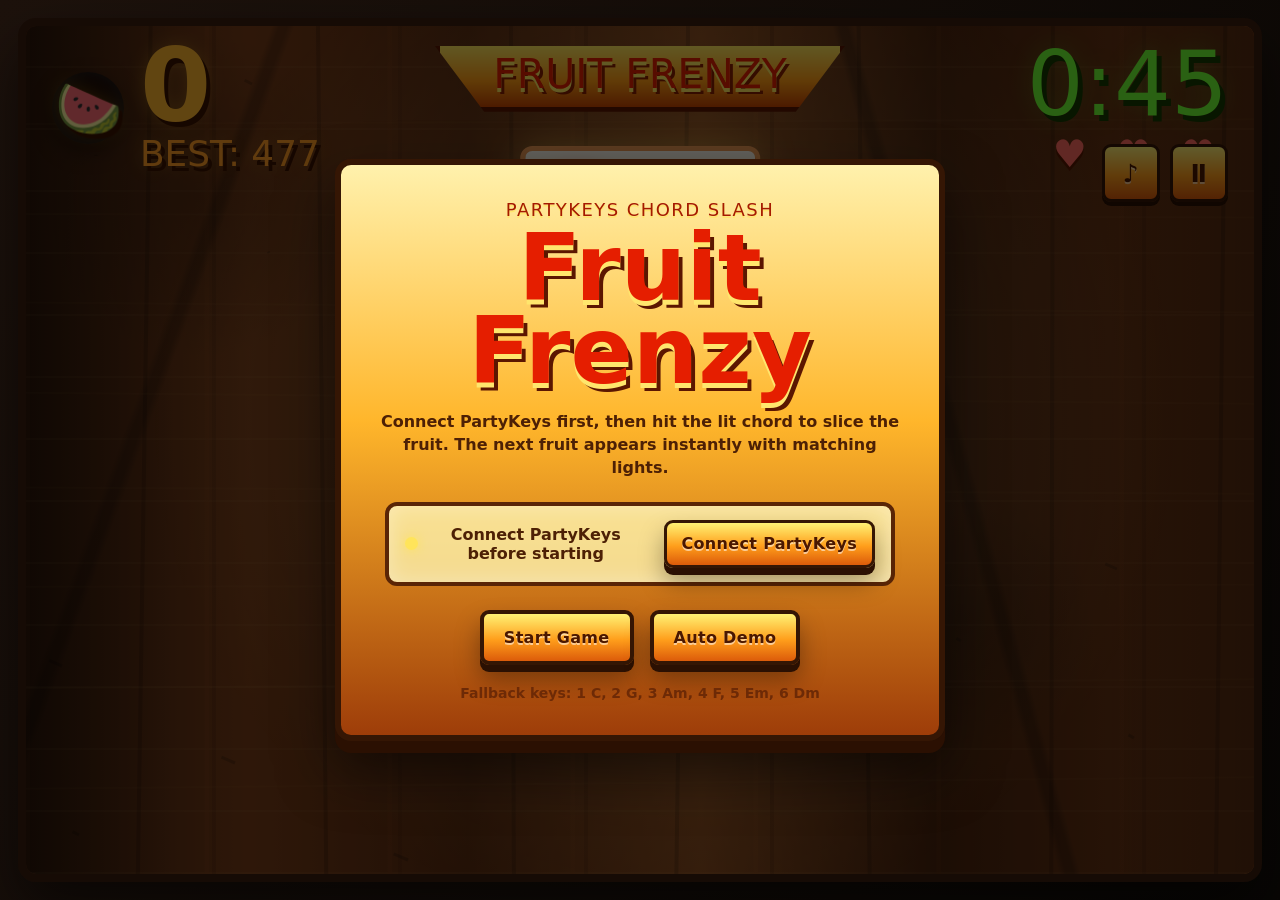
<file: partykeys-games/games/fruit-frenzy/index.html>
<!doctype html>
<html lang="en">
  <head>
    <meta charset="UTF-8" />
    <meta name="viewport" content="width=device-width, initial-scale=1.0" />
    <title>PartyKeys Fruit Frenzy</title>
    <link rel="stylesheet" href="./styles.css" />
  </head>
  <body>
    <main class="shell">
      <section class="game-panel" aria-label="PartyKeys fruit frenzy">
        <canvas id="gameCanvas" width="1400" height="850"></canvas>

        <div class="hud">
          <div class="score-block">
            <div class="fruit-medal">🍉</div>
            <div>
              <strong id="scoreValue">0</strong>
              <span>BEST: 477</span>
            </div>
          </div>

          <div class="frenzy-banner">
            <span>FRUIT FRENZY</span>
          </div>

          <div class="timer-block" id="timerValue">0:45</div>
        </div>

        <div class="target-card" id="targetCard">
          <span class="target-pulse"></span>
          <div class="target-copy">
            <strong id="targetChord">C</strong>
            <small id="targetNotes">C4 E4 G4</small>
          </div>
        </div>

        <div class="lives" id="livesValue" aria-label="Lives">♥ ♥ ♥</div>

        <div class="top-actions">
          <button id="muteButton" type="button" aria-label="Toggle sound">♪</button>
          <button id="pauseButton" type="button" aria-label="Pause game">Ⅱ</button>
        </div>

        <div class="hidden-keyboard" aria-hidden="true">
          <div class="keyboard" id="keyboardPreview"></div>
        </div>

        <div class="debug-panels" aria-hidden="true">
          <canvas id="waveCanvas" width="560" height="170"></canvas>
          <div id="detectedChord">--</div>
          <div><span id="matchValue">0%</span></div>
          <div id="listenState">waiting...</div>
        </div>

        <div class="start-overlay" id="startOverlay">
          <div class="start-box">
            <p class="eyebrow">PartyKeys Chord Slash</p>
            <h1>Fruit Frenzy</h1>
            <p>Connect PartyKeys first, then hit the lit chord to slice the fruit. The next fruit appears instantly with matching lights.</p>
            <div class="connect-card">
              <div class="device-row">
                <span class="device-dot" id="deviceDot"></span>
                <span id="deviceLabel">Connect PartyKeys before starting</span>
              </div>
              <button id="connectButton" type="button">Connect PartyKeys</button>
            </div>
            <div class="start-actions">
              <button id="startButton" type="button">Start Game</button>
              <button id="demoButton" type="button">Auto Demo</button>
            </div>
            <div class="shortcut-line">Fallback keys: 1 C, 2 G, 3 Am, 4 F, 5 Em, 6 Dm</div>
          </div>
        </div>

        <div class="end-overlay hidden" id="endOverlay">
          <div class="start-box">
            <p class="eyebrow">Session complete</p>
            <h2 id="endTitle">Nice run</h2>
            <p id="endStats">Score 0 · Combo 0 · Perfect 0</p>
            <button id="restartButton" type="button">Play Again</button>
          </div>
        </div>
      </section>
    </main>

    <script src="./app.js"></script>
  </body>
</html>
</file>
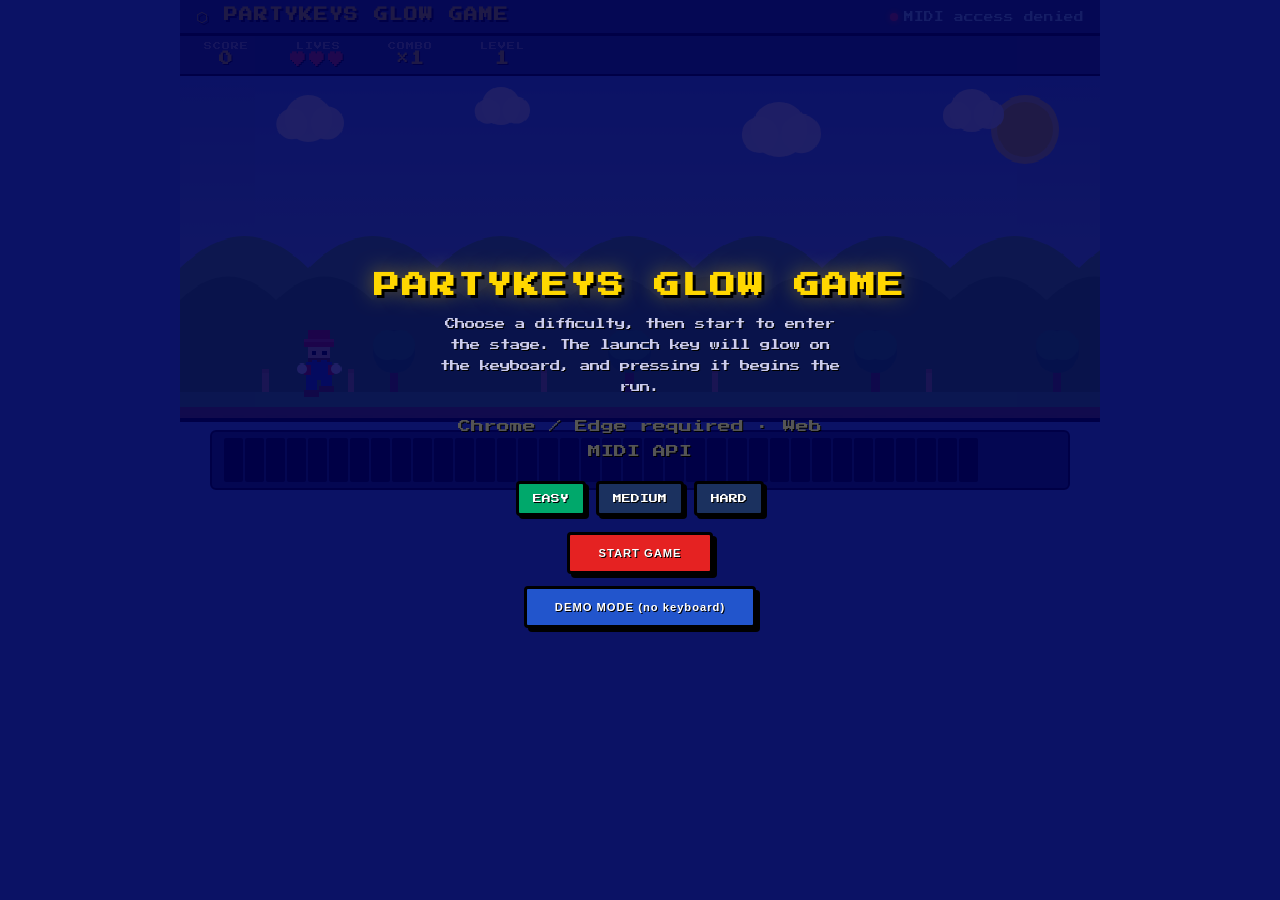
<file: partykeys-games/games/glow-game/index.html>
<!DOCTYPE html>
<html lang="en">
<head>
  <meta charset="UTF-8">
  <meta name="viewport" content="width=device-width, initial-scale=1.0, viewport-fit=cover">
  <title>PartyKeys Glow Game</title>
  <link rel="preconnect" href="https://fonts.googleapis.com">
  <link href="https://fonts.googleapis.com/css2?family=Press+Start+2P&display=swap" rel="stylesheet">
  <style>
    *{margin:0;padding:0;box-sizing:border-box}
    :root{--safe-vh:100dvh;--chrome-space:174px;--game-ratio:2.6875}
    body{background:#5c94fc;color:#fff;font-family:'Press Start 2P',system-ui,sans-serif;
      display:flex;flex-direction:column;align-items:center;min-height:100vh;
      min-height:var(--safe-vh);padding:env(safe-area-inset-top) env(safe-area-inset-right)
      max(8px,env(safe-area-inset-bottom)) env(safe-area-inset-left);
      user-select:none;overflow:hidden;touch-action:manipulation;}
    header{width:100%;max-width:920px;display:flex;justify-content:space-between;
      align-items:center;padding:8px 16px;background:rgba(0,0,0,.55);
      border-bottom:3px solid #000;}
    .logo{font-size:.85rem;font-weight:800;color:#FFD700;
      text-shadow:2px 2px 0 #000;letter-spacing:1px;}
    .midi-status{display:flex;align-items:center;gap:6px;font-size:.6rem;color:#aef}
    .dot{width:8px;height:8px;border-radius:50%;background:#333;transition:all .3s}
    .dot.on{background:#00ff88;box-shadow:0 0 6px #00ff88}
    .dot.err{background:#ff4444;box-shadow:0 0 6px #ff4444}
    .hud{display:flex;gap:32px;padding:6px 16px;background:rgba(0,0,0,.5);
      width:100%;max-width:920px;border-bottom:2px solid #000;}
    .hud-item{display:flex;flex-direction:column;align-items:center;gap:2px}
    .hud-label{color:#aaa;font-size:.5rem;text-transform:uppercase;letter-spacing:1px}
    .hud-val{font-size:.85rem;font-weight:700;min-width:60px;text-align:center;
      color:#FFD700;text-shadow:1px 1px 0 #000;}
    canvas{display:block;image-rendering:pixelated;width:min(100%,920px,calc((var(--safe-vh) - var(--chrome-space))*var(--game-ratio)));
      max-width:100%;height:auto;max-height:calc(var(--safe-vh) - var(--chrome-space));
      border-bottom:4px solid #000;flex:0 1 auto;}
    .kbd-viz{display:flex;gap:2px;margin-top:8px;padding:6px 12px;
      width:min(100%,860px,calc((var(--safe-vh) - var(--chrome-space))*var(--game-ratio)));
      max-width:calc(100vw - env(safe-area-inset-left) - env(safe-area-inset-right) - 16px);
      background:rgba(0,0,0,.6);border-radius:6px;border:2px solid #000;}
    .key-cell{width:19px;height:44px;border-radius:2px;
      border:1px solid rgba(0,0,0,.4);transition:background .08s;}
    .chord-hint{margin-top:6px;width:min(100%,860px);padding:0 8px;font-size:.7rem;color:#FFD700;min-height:20px;
      letter-spacing:1px;text-transform:uppercase;text-align:center;text-shadow:1px 1px 0 #000;}
    .overlay{position:fixed;inset:0;background:rgba(0,0,80,.88);
      display:flex;flex-direction:column;align-items:center;justify-content:center;
      gap:16px;z-index:10;}
    .overlay h1{font-size:1.6rem;font-weight:800;color:#FFD700;
      text-shadow:3px 3px 0 #000,0 0 20px rgba(255,215,0,.5);letter-spacing:2px;}
    .overlay p{color:#cce;font-size:.65rem;text-align:center;max-width:400px;
      line-height:2;text-shadow:1px 1px 0 #000;}
    .btn{padding:12px 28px;border:3px solid #000;border-radius:4px;cursor:pointer;
      font-size:.7rem;font-weight:700;letter-spacing:1px;color:#fff;
      background:#e52222;text-shadow:1px 1px 0 #000;
      box-shadow:4px 4px 0 #000;transition:transform .1s,box-shadow .1s;}
    .btn:hover{transform:translate(2px,2px);box-shadow:2px 2px 0 #000;}
    .btn:active{transform:translate(4px,4px);box-shadow:0 0 0 #000;}
    .btn-sec{background:#2255cc;margin-top:-4px;}
    .difficulty-row{display:flex;gap:10px;flex-wrap:wrap;justify-content:center;max-width:520px}
    .diff-btn{padding:10px 14px;border:3px solid #000;border-radius:4px;background:#1b315f;
      color:#fff;font-size:.55rem;font-family:inherit;cursor:pointer;box-shadow:3px 3px 0 #000;
      text-shadow:1px 1px 0 #000;transition:transform .1s,box-shadow .1s,background .15s;}
    .diff-btn:hover{transform:translate(1px,1px);box-shadow:2px 2px 0 #000}
    .diff-btn.active{background:#00a86b;color:#fff}
    .ready-text{color:#ffe277!important;font-size:.7rem!important;max-width:520px!important}
    .final-score{font-size:2.2rem;font-weight:800;color:#FFD700;
      text-shadow:3px 3px 0 #000;}
    .level-badge{font-size:1rem;color:#00ffcc;text-shadow:2px 2px 0 #000}
    .lives-display{font-size:1rem;letter-spacing:3px;color:#ff4444;
      text-shadow:1px 1px 0 #000;}
    @media (max-width:900px){
      :root{--chrome-space:156px}
      body{overflow:hidden}
      header{padding:8px 10px;gap:10px}
      .logo{font-size:.62rem}
      .midi-status{font-size:.5rem}
      .hud{justify-content:space-around;gap:8px;padding:6px 8px}
      .hud-val{font-size:.68rem;min-width:44px}
      canvas{width:min(calc(100vw - env(safe-area-inset-left) - env(safe-area-inset-right)),calc((var(--safe-vh) - var(--chrome-space))*var(--game-ratio)));max-height:calc(var(--safe-vh) - var(--chrome-space))}
      .kbd-viz{width:min(calc(100vw - env(safe-area-inset-left) - env(safe-area-inset-right) - 16px),calc((var(--safe-vh) - var(--chrome-space))*var(--game-ratio)));overflow:hidden;padding:5px 6px}
      .key-cell{flex:1 1 0;width:auto;min-width:0;height:38px}
      .overlay{padding:18px}
      .overlay h1{font-size:1.05rem;text-align:center;line-height:1.35}
      .overlay p{font-size:.55rem}
      .btn{font-size:.58rem;padding:11px 18px}
      .difficulty-row{gap:8px}
      .diff-btn{font-size:.5rem;padding:9px 10px}
    }
    @media (max-width:700px) and (orientation:portrait){
      :root{--chrome-space:166px}
      body{justify-content:flex-start}
      header{min-height:44px}
      .hud{min-height:56px}
      canvas{width:100%;max-height:44dvh}
      .kbd-viz{margin-top:10px}
      .key-cell{height:clamp(30px,10vw,40px)}
      .chord-hint{font-size:.55rem;line-height:1.6;min-height:34px}
    }
    @media (max-height:520px) and (orientation:landscape){
      :root{--chrome-space:128px}
      body{padding-bottom:4px}
      header{padding:5px 10px}
      .logo{font-size:.56rem}
      .hud{padding:4px 8px}
      .hud-label{font-size:.42rem}
      .hud-val{font-size:.58rem}
      canvas{max-height:calc(var(--safe-vh) - var(--chrome-space));width:min(calc(100vw - env(safe-area-inset-left) - env(safe-area-inset-right)),calc((var(--safe-vh) - var(--chrome-space))*var(--game-ratio)))}
      .kbd-viz{margin-top:5px;padding:4px 6px}
      .key-cell{height:28px}
      .chord-hint{margin-top:4px;font-size:.48rem;min-height:14px}
      .overlay{gap:10px;padding:10px}
      .overlay h1{font-size:.92rem}
      .overlay p{font-size:.48rem;line-height:1.7;max-width:520px}
      .btn{min-height:38px;padding:8px 15px}
      .diff-btn{padding:7px 9px}
    }
  </style>
</head>
<body>

<header>
  <div class="logo">⬡ PARTYKEYS GLOW GAME</div>
  <div class="midi-status"><div class="dot" id="dot"></div><span id="statusTxt">No keyboard</span></div>
</header>
<div class="hud">
  <div class="hud-item"><span class="hud-label">Score</span><span class="hud-val" id="hScore">0</span></div>
  <div class="hud-item"><span class="hud-label">Lives</span><span class="hud-val lives-display" id="hLives">♥♥♥</span></div>
  <div class="hud-item"><span class="hud-label">Combo</span><span class="hud-val" id="hCombo">×1</span></div>
  <div class="hud-item"><span class="hud-label">Level</span><span class="hud-val" id="hLevel">1</span></div>
</div>
<canvas id="gc" width="860" height="320"></canvas>
<div class="kbd-viz" id="kbdViz"></div>
<div class="chord-hint" id="chordHint"></div>

<div class="overlay" id="ovStart">
  <h1>PARTYKEYS GLOW GAME</h1>
  <p id="startCopy">Choose a difficulty, then start to enter the stage. The launch key will glow on the keyboard, and pressing it begins the run.</p>
  <p style="color:#555;font-size:.8rem">Chrome / Edge required · Web MIDI API</p>
  <div class="difficulty-row" id="difficultyRow">
    <button class="diff-btn active" data-diff="easy">EASY</button>
    <button class="diff-btn" data-diff="medium">MEDIUM</button>
    <button class="diff-btn" data-diff="hard">HARD</button>
  </div>
  <button class="btn" id="btnStart">START GAME</button>
  <button class="btn btn-sec" id="btnDemo">DEMO MODE (no keyboard)</button>
</div>

<div class="overlay" id="ovEnd" style="display:none">
  <h1>GAME OVER</h1>
  <div class="final-score" id="finalScore">0</div>
  <p id="endMsg">Keep practicing — your chord skills are growing!</p>
  <button class="btn" id="btnRestart">PLAY AGAIN</button>
</div>

<div class="overlay" id="ovLevelClear" style="display:none">
  <h1>LEVEL CLEAR</h1>
  <div class="level-badge" id="clearLevelTxt">Level 1 Complete</div>
  <p id="clearMsg">Nice run. Get ready for the next stage.</p>
  <button class="btn" id="btnNextLevel">NEXT LEVEL</button>
</div>

<script>
function syncViewportHeight() {
  const viewportHeight = window.visualViewport ? window.visualViewport.height : window.innerHeight;
  document.documentElement.style.setProperty('--safe-vh', `${Math.max(320, viewportHeight)}px`);
}
syncViewportHeight();
window.addEventListener('resize', syncViewportHeight);
window.addEventListener('orientationchange', () => setTimeout(syncViewportHeight, 120));
if (window.visualViewport) {
  window.visualViewport.addEventListener('resize', syncViewportHeight);
}

// ─── CONSTANTS ────────────────────────────────────────────────────────────────
const CANVAS_W = 860, CANVAS_H = 320;
const GROUND_Y = 260;
const CHAR_X = 110;
const HIT_LINE_X = CHAR_X + 86;
const JUMP_VY = -600;
const GRAVITY = 1400;
const START_KEY_INDEX = 12; // C4 launch key
const START_KEY_NOTE = 48 + START_KEY_INDEX;
const START_KEY_PC = START_KEY_NOTE % 12;
const HW_LATENCY = 200; // ms LED hardware latency compensation
const LED_FLASH_MS = 350;
const BOSS_TRIGGER_HITS = 5;
const BOSS_X = 650;
const BOSS_Y = 176;
const FIRST_OBSTACLE_DELAY_MS = 2000;

const DIFFICULTIES = {
  easy: {
    label: 'Easy',
    speedBase: 104,
    speedStep: 10,
    spawnBase: 3600,
    spawnStep: 60,
    spawnJitter: 900,
    promptLeadMs: 2400,
    hitWindowMs: 900,
    bossHp: 4,
    bossPromptMs: 3000,
    bossHitWindowMs: 900,
    maxLevel: 3,
    levelPools: [
      ['C','G'],
      ['C','G','F','Am'],
      ['C','D','F','G','A'],
    ],
  },
  medium: {
    label: 'Medium',
    speedBase: 148,
    speedStep: 20,
    spawnBase: 2600,
    spawnStep: 90,
    spawnJitter: 650,
    promptLeadMs: 1800,
    hitWindowMs: 520,
    bossHp: 6,
    bossPromptMs: 2300,
    bossHitWindowMs: 560,
    maxLevel: 4,
    levelPools: [
      ['C','G','Am','F'],
      ['C','D','E','F','G','A','B'],
      ['C','D','E','F','G','A','B','Cm','Dm','Em'],
      ['C','D','E','F','G','A','B','Cm','Dm','Em','Fm','Gm','Am','Bm'],
    ],
  },
  hard: {
    label: 'Hard',
    speedBase: 188,
    speedStep: 30,
    spawnBase: 1900,
    spawnStep: 145,
    spawnJitter: 420,
    promptLeadMs: 1350,
    hitWindowMs: 320,
    bossHp: 8,
    bossPromptMs: 1700,
    bossHitWindowMs: 300,
    maxLevel: 5,
    levelPools: [
      ['C','G','Am','F','D','E'],
      ['C','D','E','F','G','A','B','Cm','Dm','Em'],
      ['C','D','E','F','G','A','B','Cm','Dm','Em','Fm','Gm','Am','Bm'],
      ['C','D','E','F','G','A','B','Cm','Dm','Em','Fm','Gm','Am','Bm'],
      ['C','D','E','F','G','A','B','Cm','Dm','Em','Fm','Gm','Am','Bm'],
    ],
  },
};

// ─── DEFAULT KEY COLORS (36 keys, left→right) ────────────────────────────────
const DEFAULT_COLORS = [
  '#FF9D02','#FB8A02','#F87D01','#F57200','#F36500','#EF5500',
  '#F14A00','#F33F00','#F53400','#F82800','#FA1E00','#FC1200',
  '#FC0B17','#FC0A32','#FC094B','#FB0768','#FB0582','#F902A7',
  '#EA02B3','#D502B7','#BC01BD','#A301C2','#8B01C8','#7400CC',
  '#5901CB','#4B03BC','#3F04AF','#3206A0','#230790','#150981',
  '#161C80','#1E3387','#264C8F','#306797','#38809E','#47ABAB'
];

// Key index 0 = C3 (MIDI 48). White/black pattern per octave: W B W B W W B W B W B W
const KEY_IS_BLACK = [false,true,false,true,false,false,true,false,true,false,true,false];

// ─── CHORD DEFINITIONS ───────────────────────────────────────────────────────
// Pitch classes (0=C … 11=B). Detection is octave-agnostic.
const CHORD_DEFS = {
  'C':  {pc:[0,4,7],  keys:[12,16,19], label:'C',  type:'maj', color:[255,255,200]},
  'D':  {pc:[2,6,9],  keys:[14,18,21], label:'D',  type:'maj', color:[255,255,200]},
  'E':  {pc:[4,8,11], keys:[16,20,23], label:'E',  type:'maj', color:[255,255,200]},
  'F':  {pc:[5,9,0],  keys:[17,21,24], label:'F',  type:'maj', color:[255,255,200]},
  'G':  {pc:[7,11,2], keys:[19,23,26], label:'G',  type:'maj', color:[255,255,200]},
  'A':  {pc:[9,1,4],  keys:[21,25,28], label:'A',  type:'maj', color:[255,255,200]},
  'B':  {pc:[11,3,6], keys:[23,27,30], label:'B',  type:'maj', color:[255,255,200]},
  'Cm': {pc:[0,3,7],  keys:[12,15,19], label:'Cm', type:'min', color:[100,160,255]},
  'Dm': {pc:[2,5,9],  keys:[14,17,21], label:'Dm', type:'min', color:[100,160,255]},
  'Em': {pc:[4,7,11], keys:[16,19,23], label:'Em', type:'min', color:[100,160,255]},
  'Fm': {pc:[5,8,0],  keys:[17,20,24], label:'Fm', type:'min', color:[100,160,255]},
  'Gm': {pc:[7,10,2], keys:[19,22,26], label:'Gm', type:'min', color:[100,160,255]},
  'Am': {pc:[9,0,4],  keys:[21,24,28], label:'Am', type:'min', color:[100,160,255]},
  'Bm': {pc:[11,2,6], keys:[23,26,30], label:'Bm', type:'min', color:[100,160,255]},
};
const CHORD_NAMES = Object.keys(CHORD_DEFS);
const OBSTACLE_VARIANTS = [
  {type:'pipe', w:38, h:46},
  {type:'shortPipe', w:34, h:36},
  {type:'tallPipe', w:40, h:62},
  {type:'post', w:42, h:50},
];

// ─── MIDI / LED STATE ────────────────────────────────────────────────────────
let midiOut = null, midiIn = null, demoMode = false;
let ledState = Array.from({length:36}, () => [0,0,0]); // current LED colors
let flashTimer = null;

function hexToRgb(h) {
  const r = parseInt(h.slice(1,3),16), g = parseInt(h.slice(3,5),16), b = parseInt(h.slice(5,7),16);
  return [r,g,b];
}
function encCh(v) { return [Math.floor(v/128), v%128]; }

function buildCmd15(groups) {
  // groups: [{r,g,b, keys:[...]}]
  const hdr = [0xF0,0x05,0x30,0x7F,0x7F,0x20,0x00,0x15, groups.length];
  const body = [];
  for (const g of groups) {
    body.push(...encCh(g.r), ...encCh(g.g), ...encCh(g.b), g.keys.length, ...g.keys);
  }
  return new Uint8Array([...hdr, ...body, 0xF7]);
}

function ledEnterMode() {
  if (!midiOut) return;
  midiOut.send([0xF0,0x05,0x30,0x7F,0x7F,0x20,0x00,0x0F,0x01,0xF7]);
}
function ledAllOff() {
  if (midiOut) midiOut.send([0xF0,0x05,0x30,0x7F,0x7F,0x20,0x00,0x71,0x00,0xF7]);
  for (let i = 0; i < 36; i++) ledState[i] = [0,0,0];
  updateKbdViz();
}
function ledSendDefault() {
  if (!midiOut) return;
  const groups = DEFAULT_COLORS.map((hex,i) => {
    const [r,g,b] = hexToRgb(hex); return {r,g,b,keys:[i]};
  });
  midiOut.send(buildCmd15(groups));
  ledState = DEFAULT_COLORS.map(hex => hexToRgb(hex));
  updateKbdViz();
}

function ledLightStartKey() {
  ledAllOff();
  const color = [0,255,180];
  if (midiOut) midiOut.send(buildCmd15([{r:color[0],g:color[1],b:color[2],keys:[START_KEY_INDEX]}]));
  ledState[START_KEY_INDEX] = color;
  updateKbdViz();
}

function ledHighlightChord(chordName) {
  const def = CHORD_DEFS[chordName];
  if (!def) return;
  const [cr,cg,cb] = def.color;
  if (midiOut) {
    // Step 1: turn all keys off via CMD 113
    midiOut.send([0xF0,0x05,0x30,0x7F,0x7F,0x20,0x00,0x71,0x00,0xF7]);
    // Step 2: light only the 3 target keys
    midiOut.send(buildCmd15([{r:cr,g:cg,b:cb,keys:def.keys}]));
  }
  for (let i = 0; i < 36; i++) {
    ledState[i] = def.keys.includes(i) ? [cr,cg,cb] : [0,0,0];
  }
  updateKbdViz();
}

function ledFlash(r, g, b, onDone) {
  if (flashTimer) clearTimeout(flashTimer);
  const allFlash = [{r,g,b,keys:[...Array(36).keys()]}];
  if (midiOut) midiOut.send(buildCmd15(allFlash));
  for (let i=0;i<36;i++) ledState[i]=[r,g,b];
  updateKbdViz();
  flashTimer = setTimeout(() => { ledAllOff(); if(onDone) onDone(); }, LED_FLASH_MS);
}

// ─── SOUND FX ────────────────────────────────────────────────────────────────
let audioCtx = null;
let audioReady = false;
let musicTimer = null;
let musicStep = 0;
let musicMode = null;

function initAudio() {
  if (!audioCtx) {
    const Ctx = window.AudioContext || window.webkitAudioContext;
    if (Ctx) audioCtx = new Ctx();
  }
  if (audioCtx && audioCtx.state === 'suspended') audioCtx.resume();
  audioReady = true;
}

function tone(freq, dur=0.12, type='square', gain=0.08, when=0) {
  if (!audioReady || !audioCtx) return;
  const t = audioCtx.currentTime + when;
  const osc = audioCtx.createOscillator();
  const amp = audioCtx.createGain();
  osc.type = type;
  osc.frequency.setValueAtTime(freq, t);
  amp.gain.setValueAtTime(0.0001, t);
  amp.gain.exponentialRampToValueAtTime(gain, t + 0.01);
  amp.gain.exponentialRampToValueAtTime(0.0001, t + dur);
  osc.connect(amp).connect(audioCtx.destination);
  osc.start(t);
  osc.stop(t + dur + 0.03);
}


function noteToFreq(note) {
  return 440 * Math.pow(2, (note - 69) / 12);
}

function chordTone(freq, dur, gain, when, type='triangle') {
  if (!audioReady || !audioCtx) return;
  const t = audioCtx.currentTime + when;
  const osc = audioCtx.createOscillator();
  const amp = audioCtx.createGain();
  const filter = audioCtx.createBiquadFilter();
  osc.type = type;
  osc.frequency.setValueAtTime(freq, t);
  filter.type = 'lowpass';
  filter.frequency.setValueAtTime(1800, t);
  amp.gain.setValueAtTime(0.0001, t);
  amp.gain.exponentialRampToValueAtTime(gain, t + 0.025);
  amp.gain.exponentialRampToValueAtTime(0.0001, t + dur);
  osc.connect(filter).connect(amp).connect(audioCtx.destination);
  osc.start(t);
  osc.stop(t + dur + 0.04);
}

function playChordSound(chordName, style='prompt') {
  if (!audioReady) return;
  const def = CHORD_DEFS[chordName];
  if (!def) return;
  const dur = style === 'hit' ? 1.65 : 0.46;
  const gain = style === 'hit' ? 0.095 : 0.028;
  const spread = style === 'hit' ? 0.018 : 0.012;
  def.keys.forEach((keyIndex, i) => {
    const midi = 48 + keyIndex;
    chordTone(noteToFreq(midi), dur, gain, i * spread);
    if (style === 'hit') chordTone(noteToFreq(midi) * 1.005, 1.45, 0.045, 0.035 + i * spread, 'sine');
  });
  if (style === 'hit') chordTone(noteToFreq(48 + def.keys[0] - 12), 1.2, 0.055, 0);
}

function noiseHit(dur=0.16, gain=0.08) {
  if (!audioReady || !audioCtx) return;
  const samples = Math.floor(audioCtx.sampleRate * dur);
  const buffer = audioCtx.createBuffer(1, samples, audioCtx.sampleRate);
  const data = buffer.getChannelData(0);
  for (let i=0;i<samples;i++) data[i] = (Math.random()*2-1) * (1 - i/samples);
  const src = audioCtx.createBufferSource();
  const amp = audioCtx.createGain();
  amp.gain.value = gain;
  src.buffer = buffer;
  src.connect(amp).connect(audioCtx.destination);
  src.start();
}

function startMusic(mode='run') {
  if (!audioReady) return;
  if (musicTimer && musicMode === mode) return;
  stopMusic();
  musicMode = mode;
  musicStep = 0;
  const isBoss = mode === 'boss';
  const bass = isBoss ? [73,73,110,73,98,98,147,110] : [98,0,147,0,130,0,147,0];
  const lead = isBoss ? [392,0,466,523,0,392,622,0,587,0,523,466,0,392,330,0] : [392,0,0,494,0,0,523,0,494,0,0,330,0,0,392,0];
  const interval = isBoss ? 125 : 230;
  musicTimer = setInterval(() => {
    const i = musicStep++;
    const b = bass[i % bass.length];
    if (b) tone(b, isBoss ? .10 : .13, isBoss ? 'sawtooth' : 'triangle', isBoss ? .034 : .018);
    if (isBoss && i % 2 === 0) tone(49, .04, 'square', .025);
    const n = lead[i % lead.length];
    if (n) tone(n, isBoss ? .06 : .08, 'square', isBoss ? .026 : .017, .025);
    if (isBoss && i % 4 === 2) noiseHit(.045, .035);
  }, interval);
}

function stopMusic() {
  if (musicTimer) {
    clearInterval(musicTimer);
    musicTimer = null;
  }
  musicMode = null;
}

function playSfx(name, note=60) {
  if (!audioReady) return;
  if (name === 'key') {
    const freq = 220 * Math.pow(2, (note - 57) / 12);
    tone(freq, 0.045, 'triangle', 0.04);
    tone(freq*2.01, 0.035, 'sine', 0.025, 0.012);
  } else if (name === 'start') {
    tone(196, .07, 'sawtooth', .08); tone(392, .08, 'square', .07, .07); tone(784, .12, 'square', .07, .15); noiseHit(.08, .04);
  } else if (name === 'prompt') {
    tone(440, .045, 'square', .05); tone(880, .055, 'square', .045, .06);
  } else if (name === 'bossPrompt') {
    tone(196, .06, 'sawtooth', .06);
    tone(392, .055, 'square', .045, .075);
    noiseHit(.05, .035);
  } else if (name === 'correct') {
    tone(330, .05, 'square', .065); tone(660, .06, 'square', .07, .045); tone(990, .1, 'square', .065, .11); noiseHit(.05, .035);
  } else if (name === 'wrong') {
    tone(155, .22, 'sawtooth', .08); tone(110, .2, 'sawtooth', .07, .08);
  } else if (name === 'miss') {
    noiseHit(.18, .12); tone(92, .28, 'sawtooth', .08);
  } else if (name === 'boss') {
    noiseHit(.12, .09); tone(98, .18, 'sawtooth', .09); tone(147, .18, 'sawtooth', .08, .14); tone(220, .22, 'sawtooth', .08, .28);
  } else if (name === 'bossHit') {
    noiseHit(.045, .15);
    tone(980, .035, 'sawtooth', .085);
    tone(260, .045, 'square', .075, .025);
    noiseHit(.04, .13);
    tone(1180, .035, 'sawtooth', .08, .075);
    tone(300, .05, 'square', .075, .1);
    noiseHit(.055, .12);
  } else if (name === 'beat') {
    tone(1760, .035, 'square', .045); noiseHit(.035, .03);
  } else if (name === 'clear') {
    tone(523, .1, 'square', .07); tone(659, .1, 'square', .07, .1); tone(784, .1, 'square', .07, .2); tone(1046, .24, 'square', .07, .32);
  }
}

// ─── MIDI CONNECT ─────────────────────────────────────────────────────────────
async function connectMIDI() {
  if (!navigator.requestMIDIAccess) {
    setStatus('Web MIDI not supported','err'); return;
  }
  try {
    const access = await navigator.requestMIDIAccess({sysex:true});
    setupMIDIPorts(access);
    access.onstatechange = () => setupMIDIPorts(access);
  } catch(e) { setStatus('MIDI access denied','err'); }
}

function setupMIDIPorts(access) {
  midiOut = null; midiIn = null;
  for (const p of access.outputs.values()) {
    if (p.name.toLowerCase().includes('partykeys') || !midiOut) midiOut = p;
  }
  for (const p of access.inputs.values()) {
    if (p.name.toLowerCase().includes('partykeys') || !midiIn) midiIn = p;
  }
  if (midiOut) {
    setStatus(midiOut.name.slice(0,28),'on');
    ledEnterMode();
    setTimeout(() => pendingLaunch ? ledLightStartKey() : ledAllOff(), 80);
    window._pkOnMidiConnect && window._pkOnMidiConnect();
  } else { setStatus('No keyboard',''); }
  if (midiIn) midiIn.onmidimessage = onMIDIMessage;
}

function setStatus(txt, cls) {
  document.getElementById('statusTxt').textContent = txt;
  const d = document.getElementById('dot');
  d.className = 'dot' + (cls ? ' '+cls : '');
}

// ─── MIDI INPUT ───────────────────────────────────────────────────────────────
const heldNotes = new Set();

function onMIDIMessage(e) {
  if (window._pkMidiHook) window._pkMidiHook(e);
  const [st, note, vel] = e.data;
  const type = st & 0xF0;
  if (type === 0x90 && vel > 0) {
    heldNotes.add(note);
    playSfx('key', note);
    if (pendingLaunch && isLaunchNote(note)) {
      beginRun();
      return;
    }
    checkChordInput();
  } else if (type === 0x80 || (type === 0x90 && vel === 0)) {
    heldNotes.delete(note);
  }
}

function isLaunchNote(note) {
  return note === START_KEY_NOTE || note % 12 === START_KEY_PC;
}

function checkChordInput() {
  if (!gs.playing) return;
  const pcs = new Set([...heldNotes].map(n => n % 12));
  for (const name of CHORD_NAMES) {
    const def = CHORD_DEFS[name];
    if (def.pc.every(p => pcs.has(p))) {
      onChordPlayed(name); return;
    }
  }
}

// ─── GAME STATE ───────────────────────────────────────────────────────────────
const gs = {
  playing: false, score: 0, lives: 3, combo: 0,
  level: 1, obstacleCount: 0, difficulty: 'easy', mode: 'run',
  char: { y: GROUND_Y, vy: 0, jumping: false, leap: 0, leapDur: 0.72 },
  obstacles: [],
  boss: null,
  particles: [],
  nextSpawn: 0,
  activeChord: null,   // chord name currently being prompted
  ledActive: false,
  lastTime: 0,
};
let pendingLaunch = false;
let selectedDifficulty = 'easy';

function getDifficulty() {
  return DIFFICULTIES[gs.difficulty] || DIFFICULTIES.easy;
}

function resetGame() {
  gs.score=0; gs.lives=3; gs.combo=0; gs.level=1; gs.obstacleCount=0;
  gs.difficulty = selectedDifficulty; gs.mode = 'run';
  gs.char={y:GROUND_Y,vy:0,jumping:false,leap:0,leapDur:0.72};
  gs.obstacles=[]; gs.boss=null; gs.particles=[];
  gs.nextSpawn=FIRST_OBSTACLE_DELAY_MS; gs.activeChord=null; gs.ledActive=false;
  updateHUD();
}

function spawnObstacle() {
  const diff = getDifficulty();
  const pool = diff.levelPools[Math.min(gs.level-1, diff.levelPools.length-1)];
  const chord = pool[Math.floor(Math.random()*pool.length)];
  const speed = diff.speedBase + (gs.level-1)*diff.speedStep;
  const variants = OBSTACLE_VARIANTS.slice(0, Math.min(OBSTACLE_VARIANTS.length, 2 + gs.level));
  const variant = variants[Math.floor(Math.random()*variants.length)];
  gs.obstacles.push({
    x: CANVAS_W + 20, chord, speed,
    w: variant.w, h: variant.h, type: variant.type,
    warned: false, hit: false, passed: false,
    hitTime: null,
  });
}

function timingErrorMs(obs) {
  return ((obs.x + obs.w / 2 - HIT_LINE_X) / obs.speed) * 1000;
}

function startBossFight() {
  if (!gs.playing || gs.mode !== 'bossIntro') return;
  gs.obstacles = gs.obstacles.filter(o => !o.hit);
  const diff = getDifficulty();
  gs.mode = 'boss';
  startMusic('boss');
  gs.obstacles = [];
  gs.combo = 0;
  gs.boss = {
    hp: diff.bossHp,
    maxHp: diff.bossHp,
    prompt: null,
    nextPrompt: 650,
    hitFlash: 0,
  };
  ledAllOff();
  document.getElementById('chordHint').textContent = 'BOSS BATTLE';
  document.getElementById('chordHint').style.color = '#00ffcc';
  playSfx('boss');
  updateHUD();
}

function spawnBossPrompt() {
  const diff = getDifficulty();
  const pool = diff.levelPools[Math.min(gs.level-1, diff.levelPools.length-1)];
  const chord = pool[Math.floor(Math.random()*pool.length)];
  gs.boss.prompt = {
    chord,
    age: 0,
    duration: diff.bossPromptMs,
    hit: false,
  };
  setTimeout(() => {
    if (gs.playing && gs.mode === 'boss' && gs.boss?.prompt?.chord === chord) ledHighlightChord(chord);
  }, HW_LATENCY);
  document.getElementById('chordHint').textContent = 'Boss chord: ' + chord;
  document.getElementById('chordHint').style.color = '#ffdd88';
  playSfx('bossPrompt');
  playChordSound(chord, 'prompt');
  playSfx('beat');
}

function bossPromptErrorMs(prompt) {
  return prompt.age - prompt.duration;
}

// ─── CHORD INPUT HANDLER ──────────────────────────────────────────────────────
function onChordPlayed(name) {
  if (gs.mode === 'boss') {
    onBossChordPlayed(name);
    return;
  }
  const obs = gs.obstacles.find(o => o.warned && !o.hit && !o.passed);
  if (!obs) return;
  const diff = getDifficulty();
  const errorMs = timingErrorMs(obs);
  if (Math.abs(errorMs) > diff.hitWindowMs) {
    const early = errorMs > 0;
    document.getElementById('chordHint').textContent =
      (early ? 'TOO EARLY' : 'TOO LATE') + ' — ' + Math.round(Math.abs(errorMs)) + 'ms';
    document.getElementById('chordHint').style.color = early ? '#ffdd88' : '#ff6644';
    return;
  }
  if (name === obs.chord) {
    // Correct!
    gs.combo++;
    const bonus = gs.combo >= 3 ? 2 : 1;
    const timingBonus = Math.abs(errorMs) <= diff.hitWindowMs * 0.35 ? 50 : 0;
    gs.score += (100 + timingBonus) * bonus * gs.level;
    gs.obstacleCount++;
    if (gs.obstacleCount >= BOSS_TRIGGER_HITS && gs.mode === 'run') {
      gs.mode = 'bossIntro';
      setTimeout(startBossFight, 520);
    } else if (gs.obstacleCount % 8 === 0) gs.level = Math.min(diff.maxLevel, gs.level+1);
    obs.hit = true;
    // Jump character
    gs.char.vy = JUMP_VY;
    gs.char.jumping = true;
    gs.char.leap = gs.char.leapDur;
    // Particles
    spawnParticles(CHAR_X+20, gs.char.y, [0,255,120]);
    // LED green flash
    ledFlash(0,220,100);
    playSfx('correct');
    playChordSound(name, 'hit');
    document.getElementById('chordHint').textContent = '✓ ' + name;
    document.getElementById('chordHint').style.color = '#00ff88';
    gs.activeChord = null; gs.ledActive = false;
    updateHUD();
  } else {
    // Wrong chord — small penalty, no life loss
    document.getElementById('chordHint').textContent = '✗ ' + name + ' (need ' + obs.chord + ')';
    document.getElementById('chordHint').style.color = '#ff6644';
    spawnParticles(CHAR_X+20, gs.char.y, [255,60,0]);
    ledFlash(180,0,0, () => {
      if (gs.playing && !obs.hit && !obs.passed) ledHighlightChord(obs.chord);
    });
    playSfx('wrong');
  }
}

function onBossChordPlayed(name) {
  const boss = gs.boss;
  const prompt = boss?.prompt;
  if (!boss || !prompt || prompt.hit) return;
  const diff = getDifficulty();
  const errorMs = bossPromptErrorMs(prompt);
  if (Math.abs(errorMs) > diff.bossHitWindowMs) {
    const early = errorMs < 0;
    document.getElementById('chordHint').textContent =
      (early ? 'BOSS: TOO EARLY' : 'BOSS: TOO LATE') + ' — ' + Math.round(Math.abs(errorMs)) + 'ms';
    document.getElementById('chordHint').style.color = early ? '#ffdd88' : '#ff6644';
    return;
  }
  if (name === prompt.chord) {
    prompt.hit = true;
    boss.hp--;
    boss.hitFlash = 0.28;
    gs.combo++;
    gs.score += 250 * Math.max(1, gs.combo) * gs.level;
    spawnParticles(BOSS_X, BOSS_Y, [0,255,180]);
    ledFlash(0,220,100);
    playSfx('bossHit');
    playChordSound(name, 'hit');
    document.getElementById('chordHint').textContent = 'HIT! ' + name;
    document.getElementById('chordHint').style.color = '#00ff88';
    boss.prompt = null;
    boss.nextPrompt = 760;
    updateHUD();
    if (boss.hp <= 0) setTimeout(winBossFight, 450);
  } else {
    gs.combo = 0;
    gs.lives--;
    spawnParticles(CHAR_X+20, gs.char.y, [255,0,60]);
    ledFlash(200,0,0, () => {
      if (gs.playing && gs.mode === 'boss' && gs.boss?.prompt) ledHighlightChord(gs.boss.prompt.chord);
    });
    playSfx('wrong');
    document.getElementById('chordHint').textContent = 'BOSS BLOCKED — need ' + prompt.chord;
    document.getElementById('chordHint').style.color = '#ff4444';
    updateHUD();
    if (gs.lives <= 0) setTimeout(endGame, 400);
  }
}

function missBossPrompt() {
  if (!gs.boss?.prompt) return;
  const missed = gs.boss.prompt.chord;
  gs.boss.prompt = null;
  gs.combo = 0;
  gs.lives--;
  gs.boss.nextPrompt = 850;
  ledFlash(200,0,0);
  playSfx('miss');
  spawnParticles(CHAR_X+20, gs.char.y, [255,0,60]);
  document.getElementById('chordHint').textContent = 'BOSS MISS — ' + missed;
  document.getElementById('chordHint').style.color = '#ff4444';
  updateHUD();
  if (gs.lives <= 0) setTimeout(endGame, 400);
}

function winBossFight() {
  if (!gs.playing || gs.mode !== 'boss') return;
  const clearedLevel = gs.level;
  gs.score += 1000 * gs.level;
  gs.level = Math.min(getDifficulty().maxLevel, gs.level + 1);
  gs.mode = 'levelClear';
  gs.playing = false;
  stopMusic();
  gs.boss = null;
  gs.obstacles = [];
  gs.obstacleCount = 0;
  gs.nextSpawn = 1200;
  gs.combo = 0;
  ledFlash(0,255,180);
  playSfx('clear');
  document.getElementById('chordHint').textContent = 'LEVEL CLEAR';
  document.getElementById('chordHint').style.color = '#00ffcc';
  document.getElementById('clearLevelTxt').textContent = 'Level ' + clearedLevel + ' Complete';
  document.getElementById('clearMsg').textContent =
    gs.level > clearedLevel ? 'Boss defeated. Continue to Level ' + gs.level + '.' : 'Boss defeated. Keep pushing your score.';
  updateHUD();
  setTimeout(() => {
    document.getElementById('ovLevelClear').style.display = 'flex';
    ledAllOff();
  }, 650);
}

function continueNextLevel() {
  document.getElementById('ovLevelClear').style.display = 'none';
  gs.mode = 'run';
  gs.playing = true;
  gs.boss = null;
  gs.obstacles = [];
  gs.particles = [];
  gs.combo = 0;
  gs.char={y:GROUND_Y,vy:0,jumping:false,leap:0,leapDur:0.72};
  gs.nextSpawn = FIRST_OBSTACLE_DELAY_MS;
  gs.lastTime = performance.now();
  document.getElementById('chordHint').textContent = '';
  startMusic('run');
  updateHUD();
  requestAnimationFrame(gameLoop);
}

function missObstacle(obs) {
  obs.passed = true;
  gs.combo = 0;
  gs.lives--;
  spawnParticles(CHAR_X+20, gs.char.y, [255,0,60]);
  ledFlash(200,0,0);
  playSfx('miss');
  document.getElementById('chordHint').textContent = 'MISS — ' + obs.chord;
  document.getElementById('chordHint').style.color = '#ff4444';
  gs.activeChord = null; gs.ledActive = false;
  updateHUD();
  if (gs.lives <= 0) setTimeout(endGame, 400);
}

// ─── GAME LOOP ────────────────────────────────────────────────────────────────
function gameLoop(ts) {
  if (!gs.playing) return;
  const dt = Math.min((ts - gs.lastTime) / 1000, 0.05);
  gs.lastTime = ts;

  // Spawn
  const diff = getDifficulty();
  if (gs.mode === 'run') {
    gs.nextSpawn -= dt * 1000;
    if (gs.nextSpawn <= 0) {
      spawnObstacle();
      gs.nextSpawn = Math.max(1500, diff.spawnBase - (gs.level-1) * diff.spawnStep) + Math.random()*diff.spawnJitter;
    }
  } else if (gs.mode === 'boss') {
    updateBossFight(dt);
  }

  // Update character
  const ch = gs.char;
  if (ch.leap > 0) ch.leap = Math.max(0, ch.leap - dt);
  if (ch.jumping) {
    ch.vy += GRAVITY * dt;
    ch.y += ch.vy * dt;
    if (ch.y >= GROUND_Y) { ch.y = GROUND_Y; ch.vy = 0; ch.jumping = false; }
  }

  if (gs.mode === 'run') {
    // Update obstacles
    for (const obs of gs.obstacles) {
      if (obs.passed) continue;
      obs.x -= obs.speed * dt;

      // Warn zone: light up LEDs
      const timeToHitMs = timingErrorMs(obs);
      if (!obs.hit && !obs.warned && timeToHitMs <= diff.promptLeadMs + HW_LATENCY) {
        obs.warned = true;
        gs.activeChord = obs.chord;
        gs.ledActive = true;
        setTimeout(() => {
          if (gs.playing && gs.mode === 'run' && !obs.hit && !obs.passed) ledHighlightChord(obs.chord);
        }, HW_LATENCY);
        document.getElementById('chordHint').textContent = 'Play: ' + obs.chord;
        document.getElementById('chordHint').style.color = '#ffdd88';
        playSfx('prompt');
        playChordSound(obs.chord, 'prompt');
      }

    // Miss detection: obstacle crossed the hit line without being cleared
    if (obs.x + obs.w / 2 < HIT_LINE_X - 22 && !obs.hit) {
      if (!ch.jumping || ch.y > GROUND_Y - 30) missObstacle(obs);
      else obs.passed = true; // jumped over without playing chord (shouldn't happen)
      }
    }
    gs.obstacles = gs.obstacles.filter(o => o.x > -200);
  }

  // Particles
  for (const p of gs.particles) { p.x+=p.vx*dt; p.y+=p.vy*dt; p.vy+=600*dt; p.life-=dt; }
  gs.particles = gs.particles.filter(p => p.life > 0);

  render();
  requestAnimationFrame(gameLoop);
}

function updateBossFight(dt) {
  const boss = gs.boss;
  if (!boss) return;
  if (boss.hitFlash > 0) boss.hitFlash -= dt;
  if (boss.prompt) {
    boss.prompt.age += dt * 1000;
    if (boss.prompt.age > boss.prompt.duration + getDifficulty().bossHitWindowMs) missBossPrompt();
  } else {
    boss.nextPrompt -= dt * 1000;
    if (boss.nextPrompt <= 0) spawnBossPrompt();
  }
}

function spawnParticles(x, y, rgb) {
  for (let i=0;i<14;i++) {
    const a = Math.random()*Math.PI*2, spd = 80+Math.random()*180;
    gs.particles.push({x,y,vx:Math.cos(a)*spd,vy:Math.sin(a)*spd-120,
      life:0.5+Math.random()*0.4, rgb});
  }
}

// ─── RENDERING ────────────────────────────────────────────────────────────────
const canvas = document.getElementById('gc');
const ctx = canvas.getContext('2d');

// Scrolling background offset
let bgOffset = 0;

function drawBackground() {
  if (gs.mode === 'boss') {
    drawBossBackground();
    return;
  }
  // Sky gradient
  const sky = ctx.createLinearGradient(0,0,0,CANVAS_H);
  sky.addColorStop(0,'#5c94fc'); sky.addColorStop(1,'#a8d8f0');
  ctx.fillStyle=sky; ctx.fillRect(0,0,CANVAS_W,CANVAS_H);

  // Sun
  ctx.fillStyle='#FFE566';
  ctx.beginPath();ctx.arc(CANVAS_W-70,50,32,0,Math.PI*2);ctx.fill();
  ctx.fillStyle='#FFD700';
  ctx.beginPath();ctx.arc(CANVAS_W-70,50,26,0,Math.PI*2);ctx.fill();

  // Clouds (parallax scroll)
  ctx.fillStyle='rgba(255,255,255,.92)';
  const clouds=[{x:120,y:40,r:22},{x:300,y:28,r:18},{x:560,y:50,r:26},{x:740,y:32,r:20}];
  for(const c of clouds){
    const cx=(c.x - bgOffset*0.3 + CANVAS_W*2)%CANVAS_W;
    drawCloud(cx,c.y,c.r);
  }

  // Far hills (light green)
  ctx.fillStyle='#6abf4b';
  drawHills(bgOffset*0.4, 180, 120, 60);

  // Near hills (darker green)
  ctx.fillStyle='#4a9e2a';
  drawHills(bgOffset*0.7, 210, 90, 45);

  // Ground grass strip
  ctx.fillStyle='#5cb85c';
  ctx.fillRect(0, GROUND_Y+36, CANVAS_W, 14);
  // Ground dirt
  ctx.fillStyle='#8B5E3C';
  ctx.fillRect(0, GROUND_Y+50, CANVAS_W, CANVAS_H-(GROUND_Y+50));
  // Dirt texture lines
  ctx.strokeStyle='rgba(0,0,0,.12)';ctx.lineWidth=1;
  for(let x=((bgOffset*1.2|0)%40)-40;x<CANVAS_W;x+=40){
    ctx.beginPath();ctx.moveTo(x,GROUND_Y+58);ctx.lineTo(x+20,GROUND_Y+58);ctx.stroke();
  }

  // Decorations: trees & fence
  const trees=[{x:200},{x:420},{x:650},{x:820}];
  for(const t of trees){
    const tx=(t.x - bgOffset + CANVAS_W*4)%CANVAS_W;
    drawTree(tx, GROUND_Y+36);
  }
  const fences=[{x:80},{x:160},{x:340},{x:500},{x:700}];
  for(const f of fences){
    const fx=(f.x - bgOffset*0.9 + CANVAS_W*4)%CANVAS_W;
    drawFence(fx, GROUND_Y+36);
  }
}

function drawBossBackground() {
  const sky = ctx.createLinearGradient(0,0,0,CANVAS_H);
  sky.addColorStop(0,'#071033'); sky.addColorStop(0.55,'#18246f'); sky.addColorStop(1,'#32114f');
  ctx.fillStyle=sky; ctx.fillRect(0,0,CANVAS_W,CANVAS_H);

  ctx.fillStyle='rgba(255,255,255,.18)';
  for (let i=0;i<38;i++) {
    const x=(i*83 - bgOffset*0.22 + CANVAS_W*2)%CANVAS_W;
    const y=20 + (i*37)%130;
    ctx.fillRect(x,y,2,2);
  }

  ctx.strokeStyle='rgba(0,255,225,.16)';ctx.lineWidth=2;
  for(let x=((bgOffset*0.8|0)%48)-48;x<CANVAS_W;x+=48){
    ctx.beginPath();ctx.moveTo(x,GROUND_Y+90);ctx.lineTo(x+38,GROUND_Y+36);ctx.stroke();
  }

  ctx.fillStyle='#171027';
  drawHills(bgOffset*0.28, 206, 130, 58);
  ctx.fillStyle='#24143d';
  drawHills(bgOffset*0.55, 232, 96, 48);

  ctx.fillStyle='#222037';
  ctx.fillRect(0, GROUND_Y+36, CANVAS_W, 14);
  ctx.fillStyle='#11121f';
  ctx.fillRect(0, GROUND_Y+50, CANVAS_W, CANVAS_H-(GROUND_Y+50));
  ctx.strokeStyle='rgba(255,61,242,.24)';ctx.lineWidth=2;
  for(let x=((bgOffset*1.6|0)%42)-42;x<CANVAS_W;x+=42){
    ctx.beginPath();ctx.moveTo(x,GROUND_Y+62);ctx.lineTo(x+24,GROUND_Y+62);ctx.stroke();
  }
}

function drawCloud(x,y,r) {
  ctx.beginPath();ctx.arc(x,y,r,0,Math.PI*2);ctx.fill();
  ctx.beginPath();ctx.arc(x+r*.8,y+4,r*.7,0,Math.PI*2);ctx.fill();
  ctx.beginPath();ctx.arc(x-r*.7,y+5,r*.65,0,Math.PI*2);ctx.fill();
}

function drawHills(offset, baseY, w, h) {
  ctx.beginPath();ctx.moveTo(0,CANVAS_H);
  for(let x=((offset|0)%w)-w;x<CANVAS_W+w;x+=w){
    ctx.quadraticCurveTo(x+w/2,baseY-h,x+w,baseY);
  }
  ctx.lineTo(CANVAS_W,CANVAS_H);ctx.closePath();ctx.fill();
}

function drawTree(x,groundY) {
  // Trunk
  ctx.fillStyle='#7B4F2E';
  ctx.fillRect(x-4,groundY-28,8,28);
  // Leaves
  ctx.fillStyle='#2d8a2d';
  ctx.beginPath();ctx.arc(x,groundY-38,20,0,Math.PI*2);ctx.fill();
  ctx.fillStyle='#3aaa3a';
  ctx.beginPath();ctx.arc(x-6,groundY-44,14,0,Math.PI*2);ctx.fill();
  ctx.beginPath();ctx.arc(x+6,groundY-44,14,0,Math.PI*2);ctx.fill();
}

function drawFence(x,groundY) {
  ctx.fillStyle='#d4a96a';
  ctx.fillRect(x-3,groundY-20,6,20);
  ctx.fillStyle='#c49050';
  ctx.fillRect(x-3,groundY-22,6,4);
}

function render() {
  if (gs.playing) bgOffset += 1.2;
  drawBackground();

  // Obstacles
  for (const obs of gs.obstacles) {
    drawObstacle(obs);
  }

  if (gs.mode === 'run') drawRunHitLine();

  if (gs.mode === 'boss' && gs.boss) drawBossFight();

  // Character
  drawCharacter(CHAR_X, gs.char.y);

  // Particles
  for (const p of gs.particles) {
    const a = Math.max(0, p.life/0.9);
    ctx.fillStyle=`rgba(${p.rgb[0]},${p.rgb[1]},${p.rgb[2]},${a})`;
    ctx.beginPath();ctx.arc(p.x,p.y,4*a,0,Math.PI*2);ctx.fill();
  }
}

function drawRunHitLine() {
  const active = gs.obstacles.some(o => {
    if (!o.warned || o.hit || o.passed) return false;
    return Math.abs(timingErrorMs(o)) <= getDifficulty().hitWindowMs;
  });
  const top = 78, bottom = GROUND_Y + 42;
  ctx.save();
  ctx.strokeStyle = active ? '#00ff88' : '#ffd94d';
  ctx.lineWidth = active ? 7 : 5;
  ctx.shadowColor = active ? '#00ff88' : '#ffd94d';
  ctx.shadowBlur = active ? 18 : 10;
  ctx.beginPath();ctx.moveTo(HIT_LINE_X, top);ctx.lineTo(HIT_LINE_X, bottom);ctx.stroke();
  ctx.shadowBlur = 0;
  ctx.fillStyle = active ? 'rgba(0,255,136,.18)' : 'rgba(255,217,77,.12)';
  ctx.fillRect(HIT_LINE_X-18, top, 36, bottom-top);
  ctx.fillStyle = active ? '#00ff88' : '#ffd94d';
  ctx.font='bold 11px system-ui,sans-serif';
  ctx.textAlign='center';ctx.textBaseline='middle';
  ctx.fillText('HIT', HIT_LINE_X, top-14);
  ctx.restore();
}

function drawBossFight() {
  const boss = gs.boss;
  const pulse = Math.sin(Date.now()/120) * 3;
  drawBoss(BOSS_X, BOSS_Y, boss.hitFlash > 0);
  drawBossHealth(boss);
  if (boss.prompt) drawBossChordCircle(boss.prompt);
  ctx.fillStyle='rgba(0,0,0,.45)';
  roundRect(ctx, CANVAS_W/2-92, 18, 184, 28, 5); ctx.fill();
  ctx.fillStyle='#00ffcc';
  ctx.font='bold 12px system-ui,sans-serif';
  ctx.textAlign='center'; ctx.textBaseline='middle';
  ctx.fillText('BOSS BATTLE', CANVAS_W/2, 32 + pulse*0.15);
  ctx.textBaseline='alphabetic';
}

function drawBoss(x, y, hit) {
  ctx.save();
  if (hit) {
    ctx.translate((Math.random()-.5)*8, (Math.random()-.5)*4);
  }
  ctx.shadowColor = hit ? '#fff' : '#ff3df2';
  ctx.shadowBlur = hit ? 28 : 18;
  ctx.fillStyle = hit ? '#ffb8fb' : '#4d1b8f';
  roundRect(ctx, x-48, y-62, 96, 116, 16); ctx.fill();
  ctx.shadowBlur = 0;
  ctx.strokeStyle='#120622'; ctx.lineWidth=4; ctx.stroke();

  // Horns
  ctx.fillStyle='#ffd94d';
  ctx.beginPath();ctx.moveTo(x-34,y-58);ctx.lineTo(x-54,y-88);ctx.lineTo(x-18,y-68);ctx.closePath();ctx.fill();
  ctx.beginPath();ctx.moveTo(x+34,y-58);ctx.lineTo(x+54,y-88);ctx.lineTo(x+18,y-68);ctx.closePath();ctx.fill();
  ctx.strokeStyle='#120622';ctx.lineWidth=3;ctx.stroke();

  // Face visor
  ctx.fillStyle='#090d2d';
  roundRect(ctx, x-34, y-38, 68, 28, 8); ctx.fill();
  ctx.fillStyle='#00ffe1';
  ctx.beginPath();ctx.arc(x-16,y-24,6,0,Math.PI*2);ctx.fill();
  ctx.beginPath();ctx.arc(x+16,y-24,6,0,Math.PI*2);ctx.fill();
  ctx.strokeStyle='#ff3df2';ctx.lineWidth=4;
  ctx.beginPath();ctx.arc(x,y-8,16,0.15*Math.PI,0.85*Math.PI);ctx.stroke();

  // Arms and equalizer teeth
  ctx.strokeStyle='#00ffe1';ctx.lineWidth=8;
  ctx.beginPath();ctx.moveTo(x-48,y-8);ctx.lineTo(x-72,y+12);ctx.stroke();
  ctx.beginPath();ctx.moveTo(x+48,y-8);ctx.lineTo(x+72,y+12);ctx.stroke();
  ctx.fillStyle='#00ffe1';
  for (let i=0;i<6;i++) ctx.fillRect(x-30+i*12, y+24, 6, 18 + Math.sin(Date.now()/120+i)*5);
  ctx.restore();
}

function drawBossHealth(boss) {
  const w = 170, h = 22, x = BOSS_X - w/2, y = BOSS_Y - 108;
  ctx.fillStyle='rgba(0,0,0,.55)';
  roundRect(ctx,x,y,w,h,5);ctx.fill();
  ctx.strokeStyle='#06142b';ctx.lineWidth=2;ctx.stroke();
  const pct = Math.max(0, boss.hp / boss.maxHp);
  ctx.fillStyle=pct > .45 ? '#00d084' : '#ff445f';
  roundRect(ctx,x+3,y+3,(w-6)*pct,h-6,4);ctx.fill();
  ctx.fillStyle='#fff';
  ctx.font='bold 11px system-ui,sans-serif';
  ctx.textAlign='center';ctx.textBaseline='middle';
  ctx.fillText(`${boss.hp} / ${boss.maxHp}`, x+w/2, y+h/2);
  ctx.textBaseline='alphabetic';
}

function drawBossChordCircle(prompt) {
  const x1 = 180, x2 = 470, y = 146;
  const targetX = 275;
  const progress = Math.min(1.18, prompt.age / prompt.duration);
  const markerX = x2 - (x2 - targetX) * progress;
  const inWindow = Math.abs(bossPromptErrorMs(prompt)) <= getDifficulty().bossHitWindowMs;
  ctx.save();
  ctx.strokeStyle='rgba(255,255,255,.32)';ctx.lineWidth=5;
  ctx.beginPath();ctx.moveTo(x1,y);ctx.lineTo(x2,y);ctx.stroke();
  ctx.strokeStyle=inWindow ? '#00ff88' : '#ffd94d';ctx.lineWidth=8;
  ctx.beginPath();ctx.moveTo(targetX,y-62);ctx.lineTo(targetX,y+62);ctx.stroke();
  ctx.fillStyle=inWindow ? 'rgba(0,255,136,.18)' : 'rgba(255,217,77,.12)';
  ctx.fillRect(targetX-18,y-62,36,124);

  ctx.shadowColor=inWindow ? '#00ff88' : '#ff3df2';ctx.shadowBlur=18;
  ctx.fillStyle=inWindow ? '#00ff88' : '#ff3df2';
  roundRect(ctx, markerX-42, y-28, 84, 56, 8);ctx.fill();
  ctx.shadowBlur=0;
  ctx.strokeStyle='#120622';ctx.lineWidth=4;ctx.stroke();
  ctx.fillStyle='#fff';
  ctx.font='bold 16px system-ui,sans-serif';
  ctx.textAlign='center';ctx.textBaseline='middle';
  ctx.fillText(prompt.chord, markerX, y);
  ctx.fillStyle='#fff';
  ctx.font='bold 11px system-ui,sans-serif';
  ctx.fillText('HIT LINE', targetX, y+78);
  ctx.restore();
  ctx.textBaseline='alphabetic';
}

function drawObstacle(obs) {
  const x = obs.x, y = GROUND_Y+36-obs.h, w = obs.w, h = obs.h;
  if (obs.type === 'post') drawChordPost(x, y, w, h, obs.chord, obs.warned, obs.hit);
  else drawPipe(x, y, w, h, obs.chord, obs.warned, obs.hit, obs.type);
}

function drawPipe(x, y, w, h, chord, warned, hit, type='pipe') {
  ctx.globalAlpha = 1;

  const lipH = type === 'tallPipe' ? 16 : 14;
  const lipW = w + 10;
  const lipX = x - 5;
  const bodyY = y + lipH - 2;

  // Pipe body
  const pipeGrad = ctx.createLinearGradient(x, y, x+w, y);
  pipeGrad.addColorStop(0, '#087c38');
  pipeGrad.addColorStop(0.24, '#17c95c');
  pipeGrad.addColorStop(0.52, '#0aa84a');
  pipeGrad.addColorStop(1, '#045f2d');
  ctx.fillStyle = pipeGrad;
  roundRect(ctx, x, bodyY, w, h-lipH+2, 4); ctx.fill();
  ctx.strokeStyle = '#013d1d'; ctx.lineWidth = 3; ctx.stroke();

  // Pipe lip
  const lipGrad = ctx.createLinearGradient(lipX, y, lipX+lipW, y);
  lipGrad.addColorStop(0, '#0a8b3f');
  lipGrad.addColorStop(0.25, '#24e36c');
  lipGrad.addColorStop(0.58, '#0db551');
  lipGrad.addColorStop(1, '#04672f');
  ctx.fillStyle = lipGrad;
  roundRect(ctx, lipX, y, lipW, lipH, 5); ctx.fill();
  ctx.strokeStyle = '#013d1d'; ctx.lineWidth = 3; ctx.stroke();

  // Highlights and inner rim
  ctx.fillStyle='rgba(255,255,255,.22)';
  ctx.fillRect(x+7, bodyY+5, 5, Math.max(8, h-lipH-8));
  ctx.fillRect(lipX+8, y+4, 7, Math.max(4, lipH-8));
  ctx.strokeStyle='rgba(0,0,0,.18)'; ctx.lineWidth=2;
  ctx.beginPath();ctx.moveTo(x+w-13,bodyY+4);ctx.lineTo(x+w-13,y+h-6);ctx.stroke();

  if (hit) {
    ctx.fillStyle='rgba(0,255,136,.22)';
    roundRect(ctx, lipX-4, y-4, lipW+8, h+8, 8); ctx.fill();
  }

  // Chord label above pipe
  const labelW = Math.max(48, chord.length*12+16);
  const lx = x+w/2-labelW/2, ly = y-34;
  ctx.fillStyle = warned ? '#FFD700' : '#222';
  ctx.strokeStyle='#000';ctx.lineWidth=2;
  roundRect(ctx,lx,ly,labelW,26,5);ctx.fill();ctx.stroke();
  ctx.fillStyle = warned ? '#000' : '#fff';
  ctx.font='bold 13px system-ui,sans-serif';
  ctx.textAlign='center';ctx.textBaseline='middle';
  ctx.fillText(chord, x+w/2, ly+13);
  ctx.textBaseline='alphabetic';

  // Glow when warned
  if (warned && !hit) {
    ctx.shadowColor='#FFD700';ctx.shadowBlur=16;
    ctx.strokeStyle='#FFD700';ctx.lineWidth=2;
    ctx.strokeRect(lipX-2,y-2,lipW+4,h+4);
    ctx.shadowBlur=0;
  }
  ctx.globalAlpha=1;
}

function drawChordPost(x, y, w, h, chord, warned, hit) {
  ctx.globalAlpha = 1;
  const grad = ctx.createLinearGradient(x, y, x+w, y);
  grad.addColorStop(0, '#a75a25');
  grad.addColorStop(0.35, '#e58a3a');
  grad.addColorStop(1, '#8d471b');
  ctx.fillStyle = grad;
  roundRect(ctx, x, y+12, w, h-12, 5); ctx.fill();
  ctx.strokeStyle='#4c230d';ctx.lineWidth=3;ctx.stroke();
  ctx.fillStyle = warned ? '#2667ff' : '#17418f';
  roundRect(ctx, x-4, y, w+8, 24, 4);ctx.fill();
  ctx.strokeStyle='#06142b';ctx.lineWidth=3;ctx.stroke();
  ctx.fillStyle='#fff';
  ctx.font='bold 13px system-ui,sans-serif';
  ctx.textAlign='center';ctx.textBaseline='middle';
  ctx.fillText(chord, x+w/2, y+12);
  ctx.fillStyle='#fff2d7';
  ctx.beginPath();ctx.arc(x+w/2-8,y+h-22,4,0,Math.PI*2);ctx.fill();
  ctx.beginPath();ctx.arc(x+w/2+8,y+h-22,4,0,Math.PI*2);ctx.fill();
  ctx.strokeStyle='#4c230d';ctx.lineWidth=2;
  ctx.beginPath();ctx.arc(x+w/2,y+h-16,6,0,Math.PI);ctx.stroke();
  if (warned && !hit) {
    ctx.shadowColor='#FFD700';ctx.shadowBlur=16;
    ctx.strokeStyle='#FFD700';ctx.lineWidth=2;
    ctx.strokeRect(x-6,y-2,w+12,h+4);
    ctx.shadowBlur=0;
  }
  ctx.textBaseline='alphabetic';
}

function roundRect(ctx,x,y,w,h,r){
  ctx.beginPath();ctx.moveTo(x+r,y);ctx.lineTo(x+w-r,y);
  ctx.quadraticCurveTo(x+w,y,x+w,y+r);ctx.lineTo(x+w,y+h-r);
  ctx.quadraticCurveTo(x+w,y+h,x+w-r,y+h);ctx.lineTo(x+r,y+h);
  ctx.quadraticCurveTo(x,y+h,x,y+h-r);ctx.lineTo(x,y+r);
  ctx.quadraticCurveTo(x,y,x+r,y);ctx.closePath();
}



function drawCharacter(x, y) {
  const j = gs.char.jumping;
  const t = Date.now()/200;
  // Hat (red)
  ctx.fillStyle='#e52222';
  ctx.fillRect(x+6,y-14,28,8);
  ctx.fillRect(x+10,y-22,20,10);
  // Hat brim highlight
  ctx.fillStyle='#ff5555';
  ctx.fillRect(x+6,y-14,28,3);
  // Face (skin)
  ctx.fillStyle='#f5c18a';
  ctx.fillRect(x+10,y-6,20,14);
  // Eyes
  ctx.fillStyle='#000';
  ctx.fillRect(x+13,y-3,4,4);
  ctx.fillRect(x+23,y-3,4,4);
  // Mustache
  ctx.fillStyle='#7B3F00';
  ctx.fillRect(x+10,y+4,20,5);
  // Overalls (blue)
  ctx.fillStyle='#2255cc';
  ctx.fillRect(x+8,y+8,24,16);
  // Shirt (red)
  ctx.fillStyle='#e52222';
  ctx.fillRect(x+6,y+10,6,10);
  ctx.fillRect(x+28,y+10,6,10);
  // Overall straps
  ctx.fillStyle='#2255cc';
  ctx.fillRect(x+13,y+6,5,4);
  ctx.fillRect(x+22,y+6,5,4);
  // Legs
  ctx.fillStyle='#2255cc';
  if (j) {
    // Jump pose: legs spread
    ctx.fillRect(x+6,y+24,10,10);
    ctx.fillRect(x+24,y+24,10,10);
    // Shoes
    ctx.fillStyle='#8B4513';
    ctx.fillRect(x+4,y+32,14,6);
    ctx.fillRect(x+22,y+32,14,6);
  } else {
    // Run cycle
    const step = Math.floor(t)%2;
    if(step===0){
      ctx.fillRect(x+8,y+24,10,12);ctx.fillRect(x+22,y+24,10,8);
      ctx.fillStyle='#8B4513';
      ctx.fillRect(x+6,y+34,14,6);ctx.fillRect(x+20,y+30,14,6);
    } else {
      ctx.fillRect(x+8,y+24,10,8);ctx.fillRect(x+22,y+24,10,12);
      ctx.fillStyle='#8B4513';
      ctx.fillRect(x+6,y+30,14,6);ctx.fillRect(x+20,y+34,14,6);
    }
  }
  // White gloves
  ctx.fillStyle='#fff';
  ctx.beginPath();ctx.arc(x+4,y+14,5,0,Math.PI*2);ctx.fill();
  ctx.beginPath();ctx.arc(x+36,y+14,5,0,Math.PI*2);ctx.fill();
}

// ─── KEYBOARD VISUALIZER ──────────────────────────────────────────────────────
function buildKbdViz() {
  const viz = document.getElementById('kbdViz');
  viz.innerHTML = '';
  for (let i=0;i<36;i++) {
    const el = document.createElement('div');
    el.className = 'key-cell' + (KEY_IS_BLACK[i%12] ? ' black' : '');
    el.id = 'k'+i;
    el.onclick = () => {
      if (pendingLaunch && demoMode && i === START_KEY_INDEX) beginRun();
    };
    const [r,g,b] = ledState[i];
    el.style.background = `rgb(${r},${g},${b})`;
    viz.appendChild(el);
  }
}

function updateKbdViz() {
  for (let i=0;i<36;i++) {
    const el = document.getElementById('k'+i);
    if (!el) continue;
    const [r,g,b] = ledState[i];
    el.style.background = `rgb(${r},${g},${b})`;
    el.style.boxShadow = (r+g+b > 60) ? `0 0 6px rgba(${r},${g},${b},.7)` : 'none';
  }
}

// ─── HUD ──────────────────────────────────────────────────────────────────────
function updateHUD() {
  document.getElementById('hScore').textContent = gs.score.toLocaleString();
  document.getElementById('hLives').textContent = '♥'.repeat(gs.lives) + '♡'.repeat(Math.max(0,3-gs.lives));
  document.getElementById('hCombo').textContent = '×' + (gs.combo||1);
  document.getElementById('hLevel').textContent = `${gs.level} ${getDifficulty().label[0]}`;
}

// ─── START / END ──────────────────────────────────────────────────────────────
function armLaunch(demo) {
  initAudio();
  demoMode = demo;
  pendingLaunch = true;
  gs.playing = false;
  document.getElementById('ovEnd').style.display = 'none';
  resetGame();
  document.getElementById('ovStart').style.display = 'none';
  document.getElementById('chordHint').textContent = demo
    ? 'Click the glowing C4 key below or press Space to start'
    : 'Press the glowing C4 key on PartyKeys to start';
  document.getElementById('chordHint').style.color = '#00ffc8';
  ledLightStartKey();
  playSfx('prompt');
  render();
}

function beginRun() {
  initAudio();
  pendingLaunch = false;
  document.getElementById('ovStart').style.display = 'none';
  document.getElementById('ovEnd').style.display = 'none';
  document.getElementById('ovLevelClear').style.display = 'none';
  document.getElementById('chordHint').textContent = '';
  ledAllOff();
  setTimeout(ledAllOff, 80);
  setTimeout(ledAllOff, 240);
  playSfx('start');
  startMusic('run');
  gs.nextSpawn = FIRST_OBSTACLE_DELAY_MS;
  gs.playing = true;
  gs.lastTime = performance.now();
  requestAnimationFrame(gameLoop);
}

function endGame() {
  gs.playing = false;
  stopMusic();
  ledFlash(180,0,60);
  playSfx('miss');
  const s = gs.score;
  document.getElementById('finalScore').textContent = s.toLocaleString();
  let msg = 'Keep practicing — your chord skills are growing!';
  if (s > 2000) msg = 'Great run! Your chord memory is getting sharp.';
  if (s > 5000) msg = 'Incredible! You\'re a chord master.';
  document.getElementById('endMsg').textContent = msg;
  setTimeout(() => {
    document.getElementById('ovEnd').style.display = 'flex';
    document.getElementById('ovLevelClear').style.display = 'none';
    setTimeout(ledAllOff, 400);
  }, 600);
}

// ─── DEMO MODE (keyboard shortcuts) ──────────────────────────────────────────
document.addEventListener('keydown', e => {
  if (pendingLaunch && demoMode && e.code === 'Space') {
    e.preventDefault();
    beginRun();
    return;
  }
  if (!gs.playing) return;
  if (e.code === 'Space') {
    e.preventDefault();
    // Auto-play the current required chord
    if (gs.mode === 'boss' && gs.boss?.prompt) {
      const p = gs.boss.prompt;
      p.age = p.duration;
      onChordPlayed(p.chord);
    } else {
      const obs = gs.obstacles.find(o => o.warned && !o.hit && !o.passed);
      if (obs) onChordPlayed(obs.chord);
    }
  }
});

// ─── INIT ─────────────────────────────────────────────────────────────────────
buildKbdViz();
connectMIDI();

document.getElementById('btnStart').onclick = () => armLaunch(false);
document.getElementById('btnDemo').onclick = () => armLaunch(true);
document.getElementById('btnRestart').onclick = () => armLaunch(demoMode);
document.getElementById('btnNextLevel').onclick = () => continueNextLevel();

document.querySelectorAll('.diff-btn').forEach(btn => {
  btn.onclick = () => {
    selectedDifficulty = btn.dataset.diff;
    document.querySelectorAll('.diff-btn').forEach(b => b.classList.toggle('active', b === btn));
    if (pendingLaunch) armLaunch(demoMode);
  };
});

// Initial idle render
(function idleRender() {
  if (gs.playing) return;
  drawBackground();
  drawCharacter(CHAR_X, GROUND_Y);
  requestAnimationFrame(idleRender);
})();

</script>
</body>
</html>
</file>
<file: partykeys-games/games/absurd-beat-club/styles.css>
:root {
  --ink: #20203a;
  --cream: #fff6cf;
  --red: #f34d61;
  --yellow: #ffd83d;
  --blue: #3b83f7;
  --green: #3dd27d;
  --shadow: 0 8px 0 rgba(32, 32, 58, .22);
}

* { box-sizing: border-box; }

body {
  margin: 0;
  min-height: 100vh;
  display: grid;
  place-items: center;
  padding: 18px;
  color: var(--ink);
  font-family: "Arial Rounded MT Bold", "PingFang SC", system-ui, sans-serif;
  background:
    radial-gradient(circle, rgba(255,255,255,.75) 0 3px, transparent 4px) 0 0 / 34px 34px,
    linear-gradient(135deg, #ffd98f, #ff9eb9);
}

button { font: inherit; }
.hidden { display: none !important; }

.game {
  width: min(1080px, 100%);
  min-height: 690px;
  overflow: hidden;
  border: 5px solid var(--ink);
  border-radius: 28px;
  background: var(--cream);
  box-shadow: 0 15px 0 rgba(32,32,58,.28);
}

.masthead {
  height: 95px;
  display: flex;
  align-items: center;
  justify-content: space-between;
  gap: 20px;
  padding: 15px 25px;
  border-bottom: 5px solid var(--ink);
  background: white;
}

h1, h2, p { margin: 0; }
h1 { font-size: clamp(1.8rem, 4vw, 2.8rem); line-height: 1; }
h2 { font-size: clamp(2rem, 5vw, 3.7rem); line-height: 1.05; }
.kicker, .step-label {
  margin-bottom: 6px;
  color: var(--red);
  font-size: .72rem;
  font-weight: 1000;
  letter-spacing: .16em;
}

.hud {
  display: flex;
  gap: 10px;
}
.hud span {
  min-width: 88px;
  padding: 8px 11px;
  border: 3px solid var(--ink);
  border-radius: 12px;
  text-align: center;
  background: var(--cream);
  font-size: .72rem;
}
.hud b { display: block; font-size: 1.15rem; }

.screen { min-height: 590px; }

.connect-screen {
  display: grid;
  grid-template-columns: 1.05fr .95fr;
  background: #61cbe9;
}

.connect-art {
  position: relative;
  overflow: hidden;
  border-right: 5px solid var(--ink);
  background:
    repeating-conic-gradient(from 0deg, rgba(255,255,255,.16) 0 14deg, transparent 14deg 28deg),
    #54c5e8;
}
.connect-art::after {
  content: "";
  position: absolute;
  left: 0; right: 0; bottom: 0;
  height: 24%;
  border-top: 5px solid var(--ink);
  background: #76d56e;
}

.mascot {
  position: absolute;
  z-index: 2;
  left: 50%; top: 50%;
  width: 260px; height: 310px;
  transform: translate(-50%, -48%);
}
.mascot-face {
  position: absolute;
  z-index: 2;
  left: 25px; top: 20px;
  width: 210px; height: 185px;
  border: 6px solid var(--ink);
  border-radius: 47%;
  background: #fff0c8;
}
.mascot-face i {
  position: absolute;
  top: 75px;
  width: 20px; height: 28px;
  border-radius: 50%;
  background: var(--ink);
}
.mascot-face i:first-child { left: 52px; }
.mascot-face i:nth-child(2) { right: 52px; }
.mascot-face b {
  position: absolute;
  left: 50%; top: 123px;
  width: 42px; height: 20px;
  transform: translateX(-50%);
  border: 5px solid var(--ink);
  border-top: 0;
  border-radius: 0 0 30px 30px;
}
.mascot-body {
  position: absolute;
  left: 55px; bottom: 0;
  width: 150px; height: 145px;
  border: 6px solid var(--ink);
  border-radius: 48% 48% 18px 18px;
  background: var(--blue);
}
.antenna {
  position: absolute;
  z-index: 3;
  left: 125px; top: -15px;
  width: 10px; height: 50px;
  border: 4px solid var(--ink);
  background: var(--yellow);
}
.antenna::after {
  content: "";
  position: absolute;
  left: -13px; top: -26px;
  width: 28px; height: 28px;
  border: 5px solid var(--ink);
  border-radius: 50%;
  background: var(--red);
}
.cable {
  position: absolute;
  z-index: 4;
  right: -85px; bottom: 38px;
  width: 140px; height: 75px;
  border: 9px solid var(--ink);
  border-left: 0;
  border-bottom: 0;
  border-radius: 0 60px 0 0;
}
.plug-bubble {
  position: absolute;
  z-index: 5;
  right: 45px; top: 45px;
  display: grid; place-items: center;
  width: 92px; height: 82px;
  border: 5px solid var(--ink);
  border-radius: 50%;
  background: white;
  font-size: 3.2rem;
  transform: rotate(8deg);
  box-shadow: var(--shadow);
}

.connect-copy {
  display: flex;
  flex-direction: column;
  justify-content: center;
  padding: 38px;
  background: var(--cream);
}
.connect-copy > p:not(.step-label) {
  margin: 18px 0;
  font-family: system-ui, sans-serif;
  line-height: 1.55;
}

.checklist { display: grid; gap: 9px; margin-bottom: 18px; }
.check-row {
  display: flex;
  align-items: center;
  gap: 12px;
  padding: 10px 12px;
  border: 3px solid var(--ink);
  border-radius: 13px;
  background: white;
  opacity: .45;
}
.check-row b {
  display: grid; place-items: center;
  width: 32px; height: 32px;
  border: 3px solid var(--ink);
  border-radius: 50%;
  background: #ddd;
}
.check-row.active { opacity: 1; background: #fff2a5; }
.check-row.done { opacity: 1; background: #bff0ce; }
.check-row.done b { color: white; background: var(--green); }

.big-button {
  padding: 15px 22px;
  border: 4px solid var(--ink);
  border-radius: 16px;
  color: white;
  background: var(--red);
  box-shadow: 0 6px 0 var(--ink);
  cursor: pointer;
}
.big-button:active { transform: translateY(5px); box-shadow: 0 1px 0 var(--ink); }
.big-button:disabled { cursor: default; opacity: .5; }
.big-button.green { background: var(--green); }

.ready-screen, .result-screen {
  display: flex;
  flex-direction: column;
  align-items: center;
  justify-content: center;
  gap: 16px;
  padding: 35px;
  text-align: center;
  background:
    radial-gradient(circle at center, rgba(255,255,255,.4), transparent 45%),
    repeating-conic-gradient(from 8deg, #ffe75a 0 12deg, #ffb64c 12deg 24deg);
}
.ready-screen > p:not(.step-label), .result-screen > p:not(.step-label) {
  max-width: 590px;
  font-family: system-ui, sans-serif;
  line-height: 1.55;
}
.start-status {
  min-height: 30px;
  padding: 6px 13px;
  border: 3px solid var(--ink);
  border-radius: 999px;
  background: white;
  font-weight: 900;
}
.success-burst {
  display: grid; place-items: center;
  width: 150px; height: 150px;
  border: 6px solid var(--ink);
  border-radius: 50%;
  background: white;
  box-shadow: var(--shadow);
  animation: bob .8s ease-in-out infinite alternate;
}
.success-face {
  display: grid; place-items: center;
  width: 92px; height: 92px;
  border: 5px solid var(--ink);
  border-radius: 50%;
  color: white;
  background: var(--green);
  font-size: 3.8rem;
}

.play-screen {
  position: relative;
  display: grid;
  grid-template-rows: 1fr 132px;
  background: #4ac5e5;
}

.level-intro {
  position: relative;
  display: flex;
  flex-direction: column;
  align-items: center;
  justify-content: center;
  overflow: hidden;
  text-align: center;
  background:
    repeating-conic-gradient(from 0deg, rgba(255,255,255,.17) 0 12deg, transparent 12deg 24deg),
    #5bc9ea;
}
.level-intro::before, .level-intro::after {
  content: "";
  position: absolute;
  width: 170px; height: 170px;
  border: 5px solid var(--ink);
  border-radius: 45% 55% 48% 52%;
  background: var(--yellow);
  transform: rotate(20deg);
}
.level-intro::before { left: -70px; top: -80px; }
.level-intro::after { right: -60px; bottom: -85px; background: var(--red); }
.level-intro h2 { max-width: 80%; margin: 12px 0 8px; }
.level-intro > p { font-size: .9rem; font-weight: 900; }
.intro-stamp {
  padding: 6px 13px;
  border: 3px solid var(--ink);
  border-radius: 999px;
  background: white;
  font-size: .78rem;
  font-weight: 900;
  transform: rotate(-4deg);
}
.chord-name {
  margin: 5px 0 0;
  color: var(--red);
  font-size: clamp(4rem, 12vw, 7.5rem);
  line-height: 1;
  -webkit-text-stroke: 4px var(--ink);
  paint-order: stroke fill;
}
.countdown {
  min-height: 70px;
  margin-top: 8px;
  font-size: 3.6rem;
  font-weight: 1000;
  animation: pop .35s ease;
}

.scene-viewport {
  position: relative;
  overflow: hidden;
  background:
    repeating-linear-gradient(90deg, rgba(255,255,255,.1) 0 18px, transparent 18px 36px),
    #3f87e8;
}
.scene-image {
  position: absolute;
  top: 0;
  bottom: 0;
  left: 50%;
  width: min(100%, 500px);
  transform: translateX(-50%);
  background-repeat: no-repeat;
  background-size: 200% 100%;
  background-position: left center;
  transition: none;
  border-left: 5px solid var(--ink);
  border-right: 5px solid var(--ink);
  box-shadow: 0 0 0 100vw rgba(32,32,58,.08);
}
.scene-image.frame-b { background-position: right center; }
.scene-image.beat-pop { animation: scene-pop .16s ease; }
.beat-pip {
  position: absolute;
  z-index: 3;
  left: 18px; top: 18px;
  display: grid; place-items: center;
  width: 58px; height: 58px;
  border: 4px solid var(--ink);
  border-radius: 50%;
  color: white;
  background: var(--blue);
  box-shadow: var(--shadow);
  font-size: 1.9rem;
}

.keyboard-wrap {
  z-index: 5;
  display: grid;
  grid-template-columns: 150px 1fr;
  align-items: center;
  gap: 18px;
  padding: 14px 22px;
  border-top: 5px solid var(--ink);
  background: var(--cream);
}
.keyboard-label span, .keyboard-label b { display: block; }
.keyboard-label span { font-size: .72rem; font-weight: 900; }
.keyboard-label b { color: var(--red); font-size: 2.6rem; }
.keyboard {
  height: 88px;
  display: flex;
  padding: 7px;
  border: 5px solid var(--ink);
  border-radius: 14px;
  background: var(--ink);
  box-shadow: var(--shadow);
}
.key {
  position: relative;
  flex: 1;
  height: 100%;
  border: 1px solid #777;
  border-radius: 0 0 5px 5px;
  background: white;
}
.key.black {
  z-index: 2;
  flex: 0 0 2.15%;
  height: 59%;
  margin: 0 -1.075%;
  border: 2px solid #111;
  background: #29283a;
}
.key.lit { z-index: 4; background: #ffea38; box-shadow: 0 0 18px 7px #ff8a00; }
.key.black.lit { background: #ff5c9b; }
.key.test-lit, .key.black.test-lit { z-index: 5; background: #3ee779; box-shadow: 0 0 18px 7px #6bff9b; }
.key.pressed { transform: translateY(4px); filter: brightness(.77); }

.judgement {
  position: absolute;
  z-index: 6;
  left: 50%; top: 50%;
  transform: translate(-50%, -50%);
  font-size: clamp(3rem, 9vw, 6rem);
  font-weight: 1000;
  color: white;
  -webkit-text-stroke: 5px var(--ink);
  paint-order: stroke fill;
  pointer-events: none;
}
.judgement.show { animation: verdict .48s ease both; }
.judgement.perfect { color: var(--yellow); }
.judgement.miss { color: var(--red); }

.final-score {
  font-size: 6rem;
  font-weight: 1000;
  color: var(--red);
  -webkit-text-stroke: 4px var(--ink);
  paint-order: stroke fill;
}
.result-stats {
  display: flex;
  gap: 12px;
  padding: 12px 18px;
  border: 4px solid var(--ink);
  border-radius: 15px;
  background: white;
  font-weight: 900;
}

@keyframes pop {
  0% { transform: scale(.5) rotate(-10deg); opacity: .2; }
  70% { transform: scale(1.2) rotate(3deg); }
}
@keyframes bob { to { transform: translateY(-9px) rotate(3deg); } }
@keyframes scene-pop {
  50% { transform: translateX(-50%) scale(1.025); filter: saturate(1.18) brightness(1.05); }
}
@keyframes verdict {
  0% { opacity: 0; transform: translate(-50%, -50%) scale(.35) rotate(-8deg); }
  45% { opacity: 1; transform: translate(-50%, -50%) scale(1.15) rotate(3deg); }
  100% { opacity: 0; transform: translate(-50%, -75%) scale(.95); }
}

@media (max-width: 760px) {
  body { padding: 6px; }
  .game { min-height: 650px; }
  .masthead { height: 82px; padding: 12px; }
  .hud span { min-width: 58px; padding: 5px; }
  .hud span { font-size: 0; }
  .hud b { font-size: .85rem; }
  .connect-screen { grid-template-columns: 1fr; }
  .connect-art { min-height: 240px; border-right: 0; border-bottom: 5px solid var(--ink); }
  .mascot { transform: translate(-50%, -55%) scale(.62); }
  .connect-copy { padding: 22px; }
  .screen { min-height: 565px; }
  .play-screen { grid-template-rows: 1fr 116px; }
  .keyboard-wrap { grid-template-columns: 82px 1fr; gap: 8px; padding: 10px; }
  .keyboard { height: 76px; }
  .keyboard-label b { font-size: 2rem; }
}
</file>
<file: partykeys-games/games/crazy-chase/styles.css>
@import url("https://fonts.googleapis.com/css2?family=Baloo+2:wght@700;800&family=Noto+Sans+SC:wght@700;800;900&display=swap");

:root {
  --ink: #201d2b;
  --yellow: #ffd526;
  --orange: #ff7420;
  --red: #f04444;
  --green: #27c873;
  --blue: #25a8ff;
  --paper: #fff8df;
  font-family: "Baloo 2", "Noto Sans SC", system-ui, sans-serif;
  color: var(--ink);
  background: #ffe168;
  font-synthesis: none;
}

* { box-sizing: border-box; }
body { margin: 0; min-width: 320px; min-height: 100vh; overflow-x: hidden; }
button { font: inherit; color: inherit; }
.hidden { display: none !important; }
.screen { min-height: 100vh; position: relative; overflow: hidden; }

.menu-screen {
  display: grid;
  place-items: center;
  padding: 32px 20px;
  background: #ffd629;
}

.sunburst {
  position: absolute;
  inset: -50%;
  background: repeating-conic-gradient(#ffe76d 0deg 10deg, #ffcc20 10deg 20deg);
  animation: spin 45s linear infinite;
}

.menu-sticker {
  width: min(540px, 94vw);
  z-index: 1;
  padding: clamp(28px, 6vw, 48px);
  text-align: center;
  background: var(--paper);
  border: 5px solid var(--ink);
  border-radius: 42px 32px 48px 30px;
  box-shadow: 12px 14px 0 var(--ink), 19px 22px 0 rgba(255, 89, 38, .45);
  transform: rotate(-1deg);
}

.eyebrow { margin: 0; color: var(--red); letter-spacing: .12em; font-size: 14px; font-weight: 900; }
h1 { margin: 7px 0 0; font-size: clamp(50px, 10vw, 86px); line-height: .95; letter-spacing: -.08em; text-shadow: 4px 4px 0 #fff, 7px 7px 0 var(--ink); }
h1 span { color: var(--red); }
.menu-subtitle { margin: 20px 0 26px; font-size: 20px; }
.scene-select-button { margin: -8px 0 18px; padding: 7px 14px; border: 3px solid var(--ink); border-radius: 999px; background: #fff0a9; font-size: 13px; font-weight: 900; cursor: pointer; box-shadow: 3px 3px 0 var(--ink); }
.scene-select-button strong { color: var(--red); }
.menu-buttons { display: grid; gap: 13px; }

.comic-button {
  position: relative;
  border: 4px solid var(--ink);
  border-radius: 18px 14px 20px 15px;
  background: white;
  min-height: 62px;
  padding: 10px 20px;
  font-size: 20px;
  font-weight: 900;
  cursor: pointer;
  box-shadow: 5px 6px 0 var(--ink);
  transition: transform .12s, box-shadow .12s, background .12s;
}
.comic-button:hover { transform: translate(-2px, -2px); box-shadow: 8px 9px 0 var(--ink); background: #fff4bc; }
.comic-button:active { transform: translate(4px, 5px); box-shadow: 1px 1px 0 var(--ink); }
.comic-button.primary { background: var(--red); color: white; font-size: 26px; text-shadow: 2px 2px 0 var(--ink); }
.button-tag { float: right; margin-top: 2px; padding: 3px 9px; border: 2px solid var(--ink); border-radius: 999px; background: var(--yellow); font-size: 12px; }
.button-tag.muted { background: #ddd; color: #67616e; }
.button-tag.connected { background: var(--green); color: white; }
.keyboard-hint { margin: 24px 0 0; font-size: 12px; opacity: .64; }
.menu-doodle { position: absolute; z-index: 1; font-size: clamp(70px, 14vw, 150px); color: var(--red); -webkit-text-stroke: 4px var(--ink); filter: drop-shadow(6px 7px 0 white); }
.doodle-left { left: 6vw; top: 14vh; transform: rotate(-18deg); }
.doodle-right { right: 7vw; bottom: 13vh; transform: rotate(12deg); }

.game-screen { background: #fff4c7; padding-bottom: 22px; }
.game-header { height: 78px; padding: 12px clamp(14px, 3vw, 40px); display: flex; align-items: center; gap: 16px; background: var(--yellow); border-bottom: 4px solid var(--ink); }
.icon-button { width: 48px; height: 48px; border: 3px solid var(--ink); border-radius: 50%; background: white; font-size: 27px; font-weight: 900; cursor: pointer; box-shadow: 3px 3px 0 var(--ink); }
.level-heading { display: flex; flex-direction: column; line-height: 1.05; }
.level-heading span { font-weight: 900; font-size: 20px; }
.level-heading strong { color: #77590c; font-size: 13px; }
.header-score, .header-combo { min-width: 76px; padding: 5px 10px; border: 3px solid var(--ink); border-radius: 12px; background: white; text-align: center; box-shadow: 3px 3px 0 var(--ink); }
.header-score { margin-left: auto; }
.header-score span, .header-combo span { display: block; color: #777; font-size: 8px; line-height: 1; }
.header-score strong, .header-combo strong { display: block; font-size: 18px; line-height: 1.1; }
.header-combo strong { color: var(--red); }
.difficulty-chip { margin-left: auto; padding: 8px 13px; border: 3px solid var(--ink); border-radius: 999px; background: white; font-size: 12px; font-weight: 900; box-shadow: 3px 3px 0 var(--ink); }

.score-panel { max-width: 1180px; margin: 10px auto; padding: 9px 18px 12px; background: var(--ink); border: 4px solid var(--ink); border-radius: 20px; box-shadow: 6px 7px 0 #d99726; }
.score-meta { display: flex; justify-content: space-between; color: #fff3a3; font-size: 12px; letter-spacing: .1em; }
.note-track { display: flex; flex-wrap: wrap; justify-content: center; gap: 7px; margin-top: 10px; }
.note { min-width: 45px; padding: 7px 8px; color: white; border: 2px solid #716c7d; border-radius: 8px; text-align: center; font-size: clamp(13px, 2vw, 18px); font-weight: 900; transition: .16s; }
.note.done { color: #74f5a9; border-color: #2b9659; background: #173c2b; }
.note.current { color: var(--ink); border-color: white; background: var(--yellow); transform: translateY(-3px) rotate(-2deg) scale(1.1); box-shadow: 0 0 0 3px var(--orange), 0 0 18px var(--yellow); animation: current-pulse .7s alternate infinite; }

.chase-stage { position: relative; width: min(calc(100% - 18px), 1050px, calc(60vh * 1.918)); height: auto; aspect-ratio: 1170 / 610; margin: 0 auto; overflow: hidden; border: 5px solid var(--ink); border-radius: 30px 22px 32px 20px; background-color: #74d4ff; background-image: linear-gradient(rgba(40,45,50,.10), rgba(40,45,50,.10)), var(--scene-background); background-repeat: no-repeat; background-position: center; background-size: contain; box-shadow: 9px 10px 0 var(--ink); }
.chase-stage::after { display: none; }
.chase-stage > :is(.sky-decor,.school-building,.finish-line,.track-line) { display: none; }
.school-building { position: absolute; left: 23%; top: 19%; width: 250px; height: 170px; background: #ead8bc; border: 4px solid var(--ink); filter: saturate(.72) contrast(.92); }
.school-building::before { content: ""; position: absolute; left: -25px; top: -45px; width: 292px; height: 45px; background: #f16955; border: 4px solid var(--ink); transform: skewX(-17deg); }
.school-sign { position: absolute; top: 14px; left: 50%; transform: translateX(-50%); width: 148px; background: #fff7c8; border: 3px solid var(--ink); text-align: center; font-size: 13px; }
.school-windows { position: absolute; left: 21px; right: 21px; top: 61px; height: 76px; background: repeating-linear-gradient(90deg, #71c2e9 0 35px, #263442 35px 39px, transparent 39px 62px); border: 3px solid var(--ink); }
.cloud { position: absolute; width: 100px; height: 30px; border: 4px solid var(--ink); border-radius: 50px; background: white; opacity: .94; }
.cloud::before, .cloud::after { content: ""; position: absolute; border: 4px solid var(--ink); border-bottom: 0; background: white; border-radius: 50% 50% 0 0; }
.cloud::before { width: 44px; height: 33px; left: 13px; top: -25px; }
.cloud::after { width: 37px; height: 25px; right: 12px; top: -18px; }
.cloud-one { left: 6%; top: 15%; }
.cloud-two { right: 18%; top: 9%; transform: scale(.75); }
.finish-line { position: absolute; z-index: 2; right: 4%; bottom: 17%; width: 84px; height: 175px; }
.finish-post { position: absolute; bottom: 0; width: 13px; height: 140px; border: 3px solid var(--ink); background: repeating-linear-gradient(#fff 0 15px, var(--red) 15px 30px); }
.finish-post.left { left: 0; } .finish-post.right { right: 0; }
.finish-banner { position: absolute; z-index: 1; width: 100%; padding: 8px 0; border: 3px solid var(--ink); background: var(--yellow); text-align: center; font-weight: 900; }
.track-line { position: absolute; z-index: 1; left: 4%; right: 4%; bottom: 19%; border-top: 5px dashed rgba(255,255,255,.8); }

.character { --x: 8%; position: absolute; z-index: 5; left: var(--x); bottom: 9%; width: 120px; height: 180px; transition: left .34s cubic-bezier(.16,.9,.29,1.25); }
.character::after { content: ""; position: absolute; z-index: -2; left: 50%; bottom: 20px; width: 92px; height: 19px; border-radius: 50%; background: rgba(25, 22, 30, .28); filter: blur(2px); transform: translateX(-50%); transform-origin: center; }
.character-art { position: absolute; bottom: 23px; left: 11px; width: 100px; height: 142px; transform-origin: bottom center; }
.sprite-frame { display: none; position: absolute; left: 50%; bottom: 24px; width: 210px; height: 140px; transform: translateX(-50%); transform-origin: 50% 100%; background-color: transparent; background-image: var(--sprite-url); background-repeat: no-repeat; background-size: calc(var(--sprite-columns) * 100%) calc(var(--sprite-rows) * 100%); background-position: var(--sprite-x, 0%) var(--sprite-y, 0%); filter: drop-shadow(2px 4px 1px rgba(0,0,0,.16)); }
.sprite-ready .sprite-frame { display: block; }
.sprite-ready .fallback-art { display: none; }
.scene-placeholder { display: none; position: absolute; left: 50%; bottom: 27px; width: 130px; height: 120px; transform: translateX(-50%); place-items: center; font-size: 84px; line-height: 1; filter: drop-shadow(3px 6px 0 rgba(30,25,20,.24)); transform-origin: 50% 100%; }
.scene-kitchen .scene-placeholder { display: grid; }
.scene-kitchen .fallback-art { display: none; }
.scene-kitchen .sprite-ready .scene-placeholder { display: none; }
.scene-kitchen .sprite-ready .sprite-frame { display: block; }
.scene-kitchen .sprite-ready .fallback-art { display: none; }
.scene-kitchen .character { bottom: 16%; }
.scene-kitchen .chaser-placeholder { font-size: 96px; }
.scene-kitchen .runner-placeholder { font-size: 68px; }
.scene-kitchen .runner.action-run .scene-placeholder,
.scene-kitchen .runner.action-panic .scene-placeholder { animation: runner-run .22s steps(2) infinite; }
.scene-kitchen .chaser.action-run .scene-placeholder { animation: attack .3s ease-out; }
.scene-kitchen .chaser.action-combo_4 .scene-placeholder { animation: combo-four-attack .3s ease-out; }
.scene-kitchen .chaser.action-combo_8 .scene-placeholder { animation: rage-attack .3s ease-out; }
.character-label { position: absolute; bottom: 0; left: 50%; transform: translateX(-50%); width: max-content; padding: 3px 8px; border: 2px solid var(--ink); border-radius: 999px; background: white; font-size: 11px; font-weight: 900; }
.face { position: absolute; z-index: 3; left: 17px; top: 0; width: 69px; height: 67px; border: 4px solid var(--ink); border-radius: 44% 48% 45% 48%; background: #ffc89c; }
.body { position: absolute; z-index: 2; left: 25px; top: 58px; width: 55px; height: 67px; border: 4px solid var(--ink); border-radius: 18px 18px 10px 10px; background: #edf3ff; }
.teacher-hair, .student-hair { position: absolute; z-index: 4; top: -4px; left: 17px; width: 69px; height: 27px; border: 4px solid var(--ink); border-radius: 50% 50% 20% 20%; background: #2e2831; }
.glasses { position: absolute; top: 25px; left: 5px; display: flex; gap: 3px; }
.glasses i { width: 25px; height: 17px; border: 4px solid var(--ink); border-radius: 5px; background: #c8f3ff; }
.mouth { position: absolute; left: 27px; top: 50px; width: 20px; border-top: 4px solid var(--ink); }
.teacher .tie { position: absolute; left: 21px; top: 5px; width: 11px; height: 38px; background: var(--red); clip-path: polygon(50% 0, 100% 23%, 72% 100%, 28% 100%, 0 23%); }
.pointer { position: absolute; z-index: 1; right: 2px; top: 64px; width: 8px; height: 87px; border: 2px solid var(--ink); border-radius: 5px; background: #e5b45c; transform: rotate(-24deg); transform-origin: top; }
.chair { display: none; position: absolute; left: 0; bottom: 0; width: 105px; padding: 5px; border: 4px solid var(--ink); border-radius: 10px; background: #4b6175; color: white; text-align: center; font-size: 10px; }
.runner { --x: 47%; }
.student-hair { background: #593725; transform: rotate(-5deg); }
.student .eyes { position: absolute; top: 28px; left: 13px; display: flex; gap: 17px; }
.student .eyes i { width: 7px; height: 10px; border-radius: 50%; background: var(--ink); }
.student .body { background: #3e8dec; }
.latiao { position: absolute; z-index: 6; right: -2px; top: 67px; padding: 3px; border: 3px solid var(--ink); background: #ee3e26; color: #ffed50; font-size: 10px; transform: rotate(12deg); }
.backpack { position: absolute; z-index: 1; left: 7px; top: 64px; width: 35px; height: 49px; border: 4px solid var(--ink); border-radius: 14px 9px 11px 14px; background: #e94b3f; transform: rotate(-8deg); }
.bike { display: none; position: absolute; z-index: 6; left: -4px; bottom: -8px; font-size: 60px; }
.runner-emotion { position: absolute; z-index: 8; right: -15px; top: 13px; color: white; font-size: 25px; font-weight: 900; text-shadow: 2px 2px 0 var(--ink); opacity: 0; }
.action-idle :is(.character-art,.sprite-frame) { animation: idle-breathe .72s steps(2) infinite; }
.runner.action-walk .character-art { animation: snack-walk .48s steps(2) infinite; }
.runner.action-run .character-art { animation: runner-run .22s steps(2) infinite; }
.runner.action-panic .character-art { animation: panic-run .16s steps(2) infinite; }
.runner.action-walk .eyes { transform: translateY(2px); }
.runner.action-walk .mouth { width: 13px; border-top-color: #9d3b2d; transform: rotate(8deg); }
.runner.action-walk .latiao { animation: snack-chew .36s steps(2) infinite; }
.runner.action-walk .runner-emotion { opacity: 1; }
.runner.action-walk .runner-emotion::after { content: "♪"; color: var(--yellow); }
.runner.action-run .runner-emotion { opacity: 1; }
.runner.action-run .runner-emotion::after { content: "💦"; }
.runner.action-panic .runner-emotion { opacity: 1; right: -25px; }
.runner.action-panic .runner-emotion::after { content: "!!"; color: var(--red); font-size: 34px; }
.runner.action-panic .student .face { transform: rotate(-10deg); }
.runner.action-panic .student .eyes { transform: scale(1.28); }
.runner.action-panic .student .mouth { width: 29px; height: 18px; border: 4px solid var(--ink); border-radius: 50%; background: #fff; }
.runner.action-panic .backpack { animation: backpack-panic .16s steps(2) infinite; }
.chaser.action-run :is(.character-art,.sprite-frame) { animation: attack .3s ease-out; }
.chaser.action-combo_4 :is(.character-art,.sprite-frame) { animation: combo-four-attack .3s ease-out; }
.chaser.action-combo_4 .glasses i { background: white; box-shadow: 0 0 13px white; }
.chaser.action-combo_4 .pointer { background: #fff; box-shadow: 0 0 14px #fff14d; }
.chaser.action-combo_8 .chair { display: block; }
.chaser.action-combo_8 :is(.character-art,.sprite-frame) { animation: rage-attack .3s ease-out; }
.chaser.action-miss :is(.character-art,.sprite-frame) { animation: miss .28s linear; }
.runner.action-caught :is(.character-art,.sprite-frame) { animation: caught .45s ease-out forwards; }
.runner.action-escape .bike { display: block; }
.runner.action-escape :is(.character-art,.sprite-frame) { animation: escape .55s ease-out forwards; }
.chaser.action-win :is(.character-art,.sprite-frame) { animation: win-pose .45s ease-out forwards; }
.chaser.action-lose :is(.character-art,.sprite-frame) { animation: lose-pose .5s ease-out forwards; }
.speed-lines { display: none; position: absolute; right: 73%; top: 30%; width: 110px; height: 80px; background: repeating-linear-gradient(0deg, transparent 0 8px, #fff 9px 13px, transparent 14px 20px); clip-path: polygon(0 20%, 100% 0, 100% 100%, 0 80%); }
.chaser.action-run .speed-lines,
.chaser.action-combo_4 .speed-lines,
.chaser.action-combo_8 .speed-lines { display: block; }
.character:is(.action-run,.action-panic,.action-combo_4,.action-combo_8)::before { content: ""; position: absolute; z-index: -1; left: 18%; bottom: 24px; width: 70px; height: 30px; opacity: .72; background: radial-gradient(ellipse at 20% 70%, #eee 0 15%, transparent 17%), radial-gradient(ellipse at 50% 45%, #ddd 0 18%, transparent 20%), radial-gradient(ellipse at 80% 70%, #f5f5f5 0 13%, transparent 15%); filter: drop-shadow(2px 2px 0 rgba(60,55,50,.14)); animation: dust-puff .3s steps(2) infinite; }

.hud { position: absolute; z-index: 8; left: 18px; top: 16px; display: flex; gap: 9px; }
.combo-meter, .state-meter { min-width: 95px; padding: 7px 12px; border: 3px solid var(--ink); border-radius: 12px; background: white; box-shadow: 3px 3px 0 var(--ink); }
.combo-meter span, .state-meter span { display: block; font-size: 9px; color: #777; }
.combo-meter strong { font-size: 25px; line-height: .8; }
.state-meter strong { color: var(--blue); font-size: 15px; }
.judgement { position: absolute; z-index: 10; left: 50%; top: 35%; transform: translate(-50%, -50%); color: #fff23e; font-size: clamp(38px, 7vw, 76px); font-weight: 900; font-style: italic; -webkit-text-stroke: 4px var(--ink); text-shadow: 5px 5px 0 #ff3e87, 9px 9px 0 var(--blue); pointer-events: none; opacity: 0; }
.judgement::before { content: ""; position: absolute; z-index: -1; inset: -20px -35px; background: var(--red); clip-path: polygon(50% 0,60% 26%,82% 8%,79% 34%,100% 39%,80% 53%,96% 75%,70% 72%,69% 100%,50% 79%,29% 100%,30% 72%,3% 76%,21% 54%,0 39%,23% 34%,18% 8%,41% 26%); }
.judgement.show { animation: judgement .55s ease-out; }
.judgement.miss-word { color: #aaa6ae; -webkit-text-stroke-color: #48434d; text-shadow: 4px 7px 0 #6b6670; filter: grayscale(1); }
.judgement.miss-word::before { background: #d7d2d8; clip-path: polygon(3% 14%,97% 10%,91% 73%,69% 68%,57% 100%,44% 72%,18% 85%); }
.combo-burst { position: absolute; z-index: 12; right: 6%; top: 16%; max-width: 350px; color: #fff; font-size: clamp(26px, 4vw, 46px); font-weight: 900; font-style: italic; -webkit-text-stroke: 3px var(--ink); text-shadow: 5px 5px 0 var(--red); transform: rotate(-7deg); opacity: 0; }
.combo-burst.show { animation: combo-burst .9s ease-out; }
.final-chase-alert { position: absolute; z-index: 18; left: 50%; top: 23%; width: max-content; color: #fff34e; font-size: clamp(42px, 8vw, 92px); font-weight: 900; font-style: italic; letter-spacing: -.06em; opacity: 0; pointer-events: none; transform: translate(-50%, -50%) rotate(-5deg); -webkit-text-stroke: 5px var(--ink); text-shadow: 7px 7px 0 var(--red), 12px 12px 0 var(--ink); }
.final-chase-alert.show { animation: final-chase-pop 1.45s cubic-bezier(.2,.9,.25,1.25) forwards; }
.chase-stage.final-chase { box-shadow: 9px 10px 0 var(--ink), inset 0 0 45px 15px rgba(255, 24, 24, .72); animation: danger-edge .62s ease-in-out infinite alternate; }
.chase-stage.final-chase .runner:is(.action-walk,.action-run,.action-panic)::before,
.chase-stage.final-chase .runner:is(.action-walk,.action-run,.action-panic)::after { content: ""; position: absolute; inset: 18px 8px 22px 8px; z-index: -1; border-radius: 45%; background: rgba(255, 62, 44, .28); filter: blur(4px); transform: translateX(-24px) scale(.92); }
.chase-stage.final-chase .runner:is(.action-walk,.action-run,.action-panic)::after { opacity: .5; transform: translateX(-46px) scale(.82); }
.chase-stage.final-chase .runner:is(.action-walk,.action-run,.action-panic) .character-art { filter: saturate(1.25) contrast(1.08); }

.game-controls { display: flex; justify-content: center; min-height: 68px; padding-top: 10px; }
.ready-button { min-width: min(360px, 85vw); min-height: 52px; background: var(--green); color: white; font-size: 23px; }
.playing-help { align-items: center; gap: 9px; padding: 12px 22px; font-weight: 900; }
.playing-help:not(.hidden) { display: flex; }
.live-dot { width: 13px; height: 13px; border-radius: 50%; background: var(--red); box-shadow: 0 0 0 5px rgba(240,68,68,.2); animation: current-pulse .7s alternate infinite; }

.overlay { position: fixed; z-index: 50; inset: 0; display: grid; place-items: center; padding: 20px; background: rgba(32,29,43,.78); backdrop-filter: blur(4px); }
.title-card { position: absolute; top: 15%; width: min(650px, 90vw); padding: 24px; border: 5px solid var(--ink); border-radius: 22px; background: var(--yellow); text-align: center; box-shadow: 10px 11px 0 white; transform: rotate(-1deg); animation: card-in .35s ease-out; }
.title-card p { margin: 0; color: var(--red); font-size: 20px; font-weight: 900; }
.title-card h2 { margin: 2px 0; font-size: clamp(28px, 6vw, 52px); }
.title-card h2 em { color: var(--red); font-style: normal; }
.title-card strong { font-size: 19px; }
.countdown-number { margin-top: 180px; color: white; font-size: clamp(100px, 25vw, 220px); font-weight: 900; line-height: 1; -webkit-text-stroke: 7px var(--ink); text-shadow: 10px 12px 0 var(--red); animation: count-pop .65s ease-out; }
.result-card { width: min(520px, 94vw); padding: 30px; border: 5px solid var(--ink); border-radius: 31px 22px 35px 25px; background: var(--paper); text-align: center; box-shadow: 11px 12px 0 var(--yellow); }
.result-card.loss { box-shadow: 11px 12px 0 var(--red); }
.result-card p { margin: 0; }
.result-card h2 { margin: 3px 0 10px; font-size: 54px; color: var(--red); }
.result-visual { position: relative; min-height: 170px; overflow: hidden; border: 4px solid var(--ink); border-radius: 18px; background: radial-gradient(circle, #fff69b 0 12%, #ffca36 13% 31%, #f15d3b 32%); }
.result-sprite { position: absolute; bottom: 5px; width: 130px; height: 125px; border: 4px solid var(--ink); border-radius: 20px; background: #ffc99e; filter: drop-shadow(5px 5px 0 rgba(32,29,43,.25)); }
.result-sprite::before { content: ""; position: absolute; left: 25px; top: -30px; width: 68px; height: 64px; border: 4px solid var(--ink); border-radius: 48%; background: #ffc99e; }
.result-chaser::after { content: "👓"; position: absolute; z-index: 2; left: 38px; top: -17px; font-size: 37px; }
.result-runner { background-color: #398ce8; }
.result-runner::after { content: "🌶️"; position: absolute; z-index: 2; right: -16px; top: 20px; font-size: 29px; }
.sprite-chaser-ready .result-chaser,
.sprite-runner-ready .result-runner { width: 210px; height: 140px; border: 0; border-radius: 0; background-color: transparent; background-image: var(--result-sprite-url); background-repeat: no-repeat; background-size: calc(var(--result-sprite-columns) * 100%) calc(var(--result-sprite-rows) * 100%); background-position: var(--result-sprite-x) var(--result-sprite-y); }
.sprite-chaser-ready .result-chaser::before,
.sprite-chaser-ready .result-chaser::after,
.sprite-runner-ready .result-runner::before,
.sprite-runner-ready .result-runner::after { display: none; }
.result-chaser { left: 13%; }
.result-runner { right: 10%; }
.result-props { position: absolute; inset: 0; pointer-events: none; }
.school-win .result-chaser { transform: rotate(-4deg) translateY(-5px); }
.school-win .result-runner { transform: rotate(9deg) translateY(10px); }
.school-win .result-props::after { content: "🌶️  🌶️  🌶️"; position: absolute; left: 42%; bottom: 3px; font-size: 27px; }
.school-lose { background: linear-gradient(#bfc4cc, #777e89); }
.school-lose .result-chaser { left: 14%; transform: rotate(8deg) scaleY(.82); transform-origin: bottom; }
.school-lose .result-runner { right: 12%; transform: translateX(18px) rotate(-6deg); }
.school-lose .result-props::after { content: "💦  💦"; position: absolute; left: 34%; top: 28px; font-size: 25px; }
.kitchen-win { background: radial-gradient(circle, #fff3a6, #f2a641); }
.kitchen-lose { background: linear-gradient(#aeb5bd, #6e747b); }
.kitchen-win .result-props::after,
.kitchen-lose .result-props::after { content: ""; }
.kitchen-win .result-chaser { left: 50%; transform: translateX(-50%); }
.kitchen-win .result-runner { display: none; }
.result-copy { margin-bottom: 22px !important; font-size: 17px; }
.result-actions { display: grid; grid-template-columns: 1fr 1fr; gap: 12px; }
.result-actions .comic-button { font-size: 17px; }

.modal { position: fixed; z-index: 80; inset: 0; display: grid; place-items: center; padding: 20px; background: rgba(32,29,43,.72); }
.modal-card { position: relative; width: min(480px, 94vw); padding: 30px; border: 5px solid var(--ink); border-radius: 26px; background: var(--paper); box-shadow: 10px 11px 0 var(--orange); }
.modal-card h2 { margin: 3px 0 20px; font-size: 38px; }
.modal-close { position: absolute; right: 15px; top: 15px; width: 39px; height: 39px; border: 3px solid var(--ink); border-radius: 50%; background: white; font-size: 24px; font-weight: 900; cursor: pointer; }
.difficulty-options { display: grid; gap: 10px; }
.difficulty-option { display: flex; justify-content: space-between; align-items: center; padding: 12px 16px; border: 3px solid var(--ink); border-radius: 13px; background: white; cursor: pointer; font-size: 18px; font-weight: 900; }
.difficulty-option.selected { background: var(--yellow); box-shadow: 4px 4px 0 var(--ink); transform: translate(-2px, -2px); }
.difficulty-option span { color: var(--red); font-size: 14px; }
.toast { position: fixed; z-index: 100; left: 50%; bottom: 24px; transform: translate(-50%, 20px); padding: 11px 18px; border: 3px solid var(--ink); border-radius: 999px; background: white; box-shadow: 4px 4px 0 var(--ink); font-weight: 900; opacity: 0; pointer-events: none; transition: .2s; }
.toast.show { opacity: 1; transform: translate(-50%, 0); }

@keyframes spin { to { transform: rotate(360deg); } }
@keyframes current-pulse { to { filter: brightness(1.18); transform: translateY(-3px) rotate(2deg) scale(1.12); } }
@keyframes idle-breathe {
  0%, 100% { transform: translateX(-50%) translateY(0) scale(1); }
  50% { transform: translateX(-50%) translateY(-1px) scale(1, 1.012); }
}
.action-idle .fallback-art { animation-name: idle-breathe-fallback; }
@keyframes idle-breathe-fallback {
  0%, 100% { transform: translateY(0) scale(1); }
  50% { transform: translateY(-1px) scale(1, 1.012); }
}
@keyframes snack-walk { 50% { transform: translate(3px,-3px) rotate(2deg); } }
@keyframes runner-run { 50% { transform: translateY(-7px) rotate(3deg) scaleX(.97); } }
@keyframes panic-run { 50% { transform: translate(7px,-10px) rotate(7deg) scale(1.06,.96); } }
@keyframes snack-chew { 50% { transform: rotate(-5deg) translateX(4px); } }
@keyframes backpack-panic { 50% { transform: translate(-9px,-7px) rotate(-18deg); } }
@keyframes dust-puff { 50% { transform: translateX(-8px) scale(1.12,.9); opacity: .48; } }
@keyframes attack { 35% { transform: translate(14px,-7px) rotate(9deg) scale(1.12); } }
@keyframes combo-four-attack { 35% { transform: translate(18px,-10px) rotate(12deg) scale(1.17); filter: brightness(1.18); } }
@keyframes rage-attack { 35% { transform: translate(20px,-6px) skewX(-12deg) scale(1.18); filter: saturate(1.7); } }
@keyframes combo-four-chase { 50% { transform: translate(8px,-7px) rotate(6deg) scale(1.1); filter: brightness(1.16); } }
@keyframes rage-chase { 50% { transform: translate(13px,-8px) skewX(-8deg) scale(1.15); filter: saturate(1.65) brightness(1.08); } }
@keyframes miss { 20%,60% { transform: translateX(-8px) rotate(-7deg); } 40%,80% { transform: translateX(8px) rotate(7deg); } }
@keyframes caught { 60% { transform: translateY(-24px) rotate(12deg) scale(.88); } 100% { transform: translateY(-18px) rotate(-8deg) scale(.9); } }
@keyframes escape { 45% { transform: translate(18px,-8px) rotate(-5deg) scale(1.08); } 100% { transform: translateX(48px) rotate(4deg); } }
@keyframes win-pose { to { transform: translateY(-8px) rotate(-4deg) scale(1.08); } }
@keyframes lose-pose { to { transform: translateY(18px) rotate(8deg) scaleY(.82); } }
@keyframes judgement { 0% { opacity: 0; transform: translate(-50%,-50%) scale(.3) rotate(-10deg); } 25% { opacity: 1; transform: translate(-50%,-50%) scale(1.2) rotate(2deg); } 75% { opacity: 1; } 100% { opacity: 0; transform: translate(-50%,-85%) scale(.9); } }
@keyframes combo-burst { 0% { opacity: 0; transform: scale(.2) rotate(-20deg); } 20%,75% { opacity: 1; transform: scale(1.12) rotate(-7deg); } 100% { opacity: 0; transform: scale(.8) rotate(3deg); } }
@keyframes final-chase-pop { 0% { opacity: 0; transform: translate(-50%,-50%) scale(.15) rotate(-14deg); } 18% { opacity: 1; transform: translate(-50%,-50%) scale(1.25) rotate(4deg); } 36% { transform: translate(-50%,-50%) scale(.94) rotate(-3deg); } 58% { opacity: 1; transform: translate(-50%,-50%) scale(1.05) rotate(2deg); } 100% { opacity: 0; transform: translate(-50%,-75%) scale(.9) rotate(-2deg); } }
@keyframes danger-edge { from { box-shadow: 9px 10px 0 var(--ink), inset 0 0 25px 8px rgba(255, 24, 24, .42); } to { box-shadow: 9px 10px 0 var(--ink), inset 0 0 58px 20px rgba(255, 24, 24, .88); } }
@keyframes card-in { from { transform: scale(.3) rotate(-10deg); } }
@keyframes count-pop { from { transform: scale(.15) rotate(-15deg); opacity: 0; } 35% { transform: scale(1.2) rotate(3deg); opacity: 1; } }

@media (max-width: 700px) {
  .menu-doodle { opacity: .35; }
  .score-panel, .chase-stage { margin-left: 9px; margin-right: 9px; }
  .chase-stage { height: auto; }
  .school-building { left: 17%; transform: scale(.78); transform-origin: bottom left; }
  .character { width: 91px; transform: scale(.77); transform-origin: bottom left; }
  .runner { --x: 45%; }
  .finish-line { right: 2%; transform: scale(.8); transform-origin: bottom right; }
  .hud { transform: scale(.82); transform-origin: top left; }
  .difficulty-chip { display: none; }
  .header-score, .header-combo { min-width: 58px; padding: 4px 6px; }
  .header-score { margin-left: auto; }
  .header-score strong, .header-combo strong { font-size: 14px; }
  .title-card { top: 10%; }
}

@media (max-height: 820px) and (min-width: 701px) {
  .game-header { height: 64px; padding-top: 7px; padding-bottom: 7px; }
  .score-panel { margin-top: 7px; margin-bottom: 7px; }
  .note { padding-top: 5px; padding-bottom: 5px; }
  .chase-stage { width: min(calc(100% - 18px), 1050px, calc(57vh * 1.918)); height: auto; }
  .game-controls { padding-top: 7px; min-height: 60px; }
}

@media (prefers-reduced-motion: reduce) {
  *, *::before, *::after { animation-duration: .01ms !important; animation-iteration-count: 1 !important; scroll-behavior: auto !important; }
}
</file>
<file: partykeys-games/games/fruit-frenzy/styles.css>
:root {
  --gold: #ffb52e;
  --gold-bright: #ffe45a;
  --lime: #70ff31;
  --red: #ff4b39;
  --ink: #2a1307;
  --cream: #fff2c5;
  --shadow: rgba(0, 0, 0, 0.4);
}

* {
  box-sizing: border-box;
}

body {
  margin: 0;
  min-height: 100vh;
  overflow: hidden;
  background:
    radial-gradient(circle at 50% 45%, rgba(255, 193, 80, 0.18), transparent 40%),
    linear-gradient(120deg, #1d120c, #080604);
  color: var(--cream);
  font-family: Impact, "Arial Black", ui-rounded, system-ui, sans-serif;
  user-select: none;
}

button {
  border: 4px solid #351604;
  border-radius: 9px;
  background: linear-gradient(#fff174, #ff9e1b 55%, #dc5b0a);
  color: #4a1700;
  cursor: pointer;
  font: inherit;
  font-weight: 900;
  letter-spacing: 0.02em;
  text-shadow: 0 2px 0 rgba(255, 255, 255, 0.55);
  box-shadow: 0 7px 0 #2b1002, 0 14px 25px rgba(0, 0, 0, 0.35);
  transition: transform 120ms ease, box-shadow 120ms ease;
}

button:hover {
  transform: translateY(-2px);
}

button:active {
  transform: translateY(4px);
  box-shadow: 0 3px 0 #2b1002, 0 8px 16px rgba(0, 0, 0, 0.35);
}

.shell {
  display: grid;
  place-items: center;
  width: 100vw;
  height: 100dvh;
  padding: 18px;
}

.game-panel {
  position: relative;
  width: min(1500px, 100%);
  height: min(900px, 100%);
  min-height: 620px;
  overflow: hidden;
  border: 8px solid #160b05;
  border-radius: 18px;
  background:
    linear-gradient(90deg, rgba(0, 0, 0, 0.28), transparent 12%, transparent 88%, rgba(0, 0, 0, 0.3)),
    repeating-linear-gradient(90deg, rgba(80, 38, 14, 0.32) 0 4px, transparent 4px 186px),
    linear-gradient(90deg, #3a1d0c, #7a3e18 18%, #5b2c10 36%, #8a4b1e 55%, #49230d 74%, #7b3d16);
  box-shadow: 0 28px 60px rgba(0, 0, 0, 0.55);
}

.game-panel::before {
  content: "";
  position: absolute;
  inset: 0;
  pointer-events: none;
  background:
    radial-gradient(ellipse at 45% 42%, rgba(255, 232, 142, 0.18), transparent 28%),
    repeating-linear-gradient(90deg, transparent 0 178px, rgba(20, 8, 2, 0.42) 179px 183px),
    repeating-linear-gradient(0deg, rgba(255, 226, 132, 0.04) 0 2px, transparent 2px 62px);
  mix-blend-mode: screen;
}

.game-panel::after {
  content: "";
  position: absolute;
  inset: 0;
  pointer-events: none;
  background:
    linear-gradient(110deg, transparent 0 16%, rgba(0, 0, 0, 0.2) 16.5% 17%, transparent 17.5% 100%),
    linear-gradient(75deg, transparent 0 71%, rgba(0, 0, 0, 0.22) 71.5% 72%, transparent 72.5% 100%),
    radial-gradient(circle at 14% 20%, rgba(0, 0, 0, 0.22), transparent 13%),
    radial-gradient(circle at 76% 70%, rgba(0, 0, 0, 0.2), transparent 12%);
}

#gameCanvas {
  position: absolute;
  inset: 0;
  z-index: 1;
  width: 100%;
  height: 100%;
}

.hud {
  position: absolute;
  z-index: 4;
  inset: 20px 26px auto;
  display: grid;
  grid-template-columns: 1fr auto 1fr;
  align-items: start;
  pointer-events: none;
}

.score-block {
  display: flex;
  align-items: center;
  gap: 16px;
  color: var(--gold);
  text-shadow: 4px 5px 0 #3b1300, 0 0 18px rgba(255, 201, 41, 0.28);
}

.fruit-medal {
  display: grid;
  place-items: center;
  width: 72px;
  height: 72px;
  border-radius: 999px;
  background: radial-gradient(circle, #2a0e04, #080301);
  font-size: 54px;
  box-shadow: inset 0 0 20px rgba(255, 255, 255, 0.12), 0 8px 22px var(--shadow);
}

.score-block strong {
  display: block;
  font-size: clamp(64px, 8vw, 110px);
  line-height: 0.78;
}

.score-block span {
  display: block;
  margin-top: 12px;
  color: #ff9d24;
  font-size: clamp(24px, 2.8vw, 42px);
  line-height: 0.9;
}

.frenzy-banner {
  min-width: 410px;
  padding: 10px 36px 14px;
  text-align: center;
  color: #e61f00;
  font-size: clamp(28px, 3.2vw, 46px);
  line-height: 0.9;
  text-shadow: 0 4px 0 #ffec5e, 3px 6px 0 #892000;
  background: linear-gradient(#ffe85c, #ff9b13 58%, #c94500);
  border: 5px solid #5a1600;
  border-top: 0;
  clip-path: polygon(0 0, 100% 0, 88% 100%, 12% 100%);
  box-shadow: 0 8px 20px rgba(0, 0, 0, 0.36);
}

.timer-block {
  justify-self: end;
  color: var(--lime);
  font-size: clamp(56px, 7vw, 98px);
  line-height: 0.85;
  text-shadow: 5px 6px 0 #163900, 0 0 24px rgba(112, 255, 49, 0.28);
}

.target-card {
  position: absolute;
  z-index: 5;
  left: 50%;
  top: 120px;
  display: flex;
  align-items: center;
  justify-content: center;
  gap: 18px;
  min-width: 230px;
  height: 98px;
  padding: 0 30px;
  border: 5px solid #f0c33a;
  border-radius: 12px;
  background: linear-gradient(#fffdf1, #ffd77d);
  box-shadow: 0 8px 0 #5a2506, 0 0 34px rgba(255, 218, 95, 0.36);
  transform: translateX(-50%);
}

.target-card strong {
  display: block;
  color: #351304;
  font-size: 58px;
  line-height: 0.88;
  text-shadow: 0 3px 0 #fff;
}

.target-copy {
  display: grid;
  gap: 4px;
  justify-items: start;
}

.target-copy small {
  display: block;
  color: #6d2a06;
  font-family: ui-rounded, system-ui, sans-serif;
  font-size: 15px;
  font-weight: 1000;
  letter-spacing: 0.06em;
  line-height: 1;
}

.target-pulse {
  width: 43px;
  height: 43px;
  border-radius: 999px;
  background: var(--red);
  box-shadow: 0 0 24px rgba(255, 75, 57, 0.9);
}

.lives {
  position: absolute;
  z-index: 5;
  top: 106px;
  right: 30px;
  color: #ff6a5e;
  font-size: 38px;
  letter-spacing: 9px;
  text-shadow: 0 4px 0 #571800;
}

.top-actions {
  position: absolute;
  z-index: 6;
  right: 26px;
  top: 118px;
  display: flex;
  align-items: center;
  gap: 10px;
}

.device-row {
  display: flex;
  align-items: center;
  gap: 8px;
  min-width: 180px;
  color: #4d2005;
  font-family: ui-rounded, system-ui, sans-serif;
  font-size: 16px;
  font-weight: 900;
}

.device-dot {
  width: 13px;
  height: 13px;
  flex: none;
  border-radius: 999px;
  background: var(--gold-bright);
  box-shadow: 0 0 12px var(--gold-bright);
}

.device-dot.connected {
  background: var(--lime);
  box-shadow: 0 0 12px var(--lime);
}

.device-dot.error {
  background: var(--red);
  box-shadow: 0 0 12px var(--red);
}

.top-actions button {
  width: 58px;
  height: 58px;
  padding: 0;
  border-width: 3px;
  font-size: 25px;
  box-shadow: 0 4px 0 #2b1002;
}

.hidden-keyboard {
  position: absolute;
  width: 1px;
  height: 1px;
  overflow: hidden;
  opacity: 0;
  pointer-events: none;
}

.debug-panels {
  position: absolute;
  width: 1px;
  height: 1px;
  overflow: hidden;
  opacity: 0;
  pointer-events: none;
}

.start-overlay,
.end-overlay {
  position: absolute;
  z-index: 10;
  inset: 0;
  display: grid;
  place-items: center;
  padding: 24px;
  background:
    radial-gradient(circle at center, rgba(255, 177, 54, 0.18), transparent 38%),
    rgba(0, 0, 0, 0.62);
}

.hidden {
  display: none;
}

.start-box {
  width: min(610px, 92%);
  padding: 34px;
  text-align: center;
  border: 6px solid #351604;
  border-radius: 16px;
  background: linear-gradient(#fff1ac, #ffb62b 45%, #9e3d09);
  color: #381402;
  box-shadow: 0 12px 0 #2b1002, 0 28px 55px rgba(0, 0, 0, 0.52);
}

.eyebrow {
  margin: 0 0 8px;
  color: #a51a00;
  font-size: 18px;
  letter-spacing: 0.08em;
  text-transform: uppercase;
  text-shadow: 0 2px 0 #ffe66d;
}

h1,
h2 {
  margin: 0;
  color: #e51e00;
  font-size: clamp(56px, 8vw, 92px);
  line-height: 0.9;
  text-shadow: 0 5px 0 #ffe66d, 4px 8px 0 #5b1600;
}

.start-box p:not(.eyebrow) {
  color: #4d2005;
  font-family: ui-rounded, system-ui, sans-serif;
  font-weight: 900;
  line-height: 1.45;
}

.start-actions {
  display: flex;
  justify-content: center;
  gap: 16px;
  margin-top: 24px;
}

.connect-card {
  display: flex;
  align-items: center;
  justify-content: space-between;
  gap: 18px;
  margin: 22px auto 4px;
  padding: 14px 16px;
  width: min(510px, 100%);
  border: 4px solid #5a2506;
  border-radius: 12px;
  background: rgba(255, 246, 177, 0.78);
  box-shadow: inset 0 0 22px rgba(255, 255, 255, 0.35);
}

.connect-card button {
  flex: none;
  min-height: 48px;
  padding: 8px 15px;
  border-width: 3px;
  font-size: 16px;
}

.start-actions button,
#restartButton {
  min-width: 150px;
  padding: 14px 20px;
}

.shortcut-line {
  margin-top: 20px;
  color: #6d2a06;
  font-family: ui-rounded, system-ui, sans-serif;
  font-size: 14px;
  font-weight: 900;
}

.game-panel.combo {
  animation: panelPulse 360ms ease;
}

@keyframes hitFlash {
  45% {
    background: rgba(112, 255, 49, 0.42);
    box-shadow: 0 0 20px rgba(112, 255, 49, 0.9);
  }
}

@keyframes missFlash {
  45% {
    background: rgba(255, 75, 57, 0.42);
    box-shadow: 0 0 20px rgba(255, 75, 57, 0.9);
  }
}

@keyframes panelPulse {
  45% {
    filter: brightness(1.18) saturate(1.28);
  }
}

@media (max-width: 980px) {
  .shell {
    padding: 0;
  }

  .game-panel {
    width: 100vw;
    height: 100dvh;
    min-height: 0;
    border-radius: 0;
    border-width: 0;
  }

  .frenzy-banner {
    display: none;
  }

  .hud {
    grid-template-columns: 1fr 1fr;
  }
}
</file>
